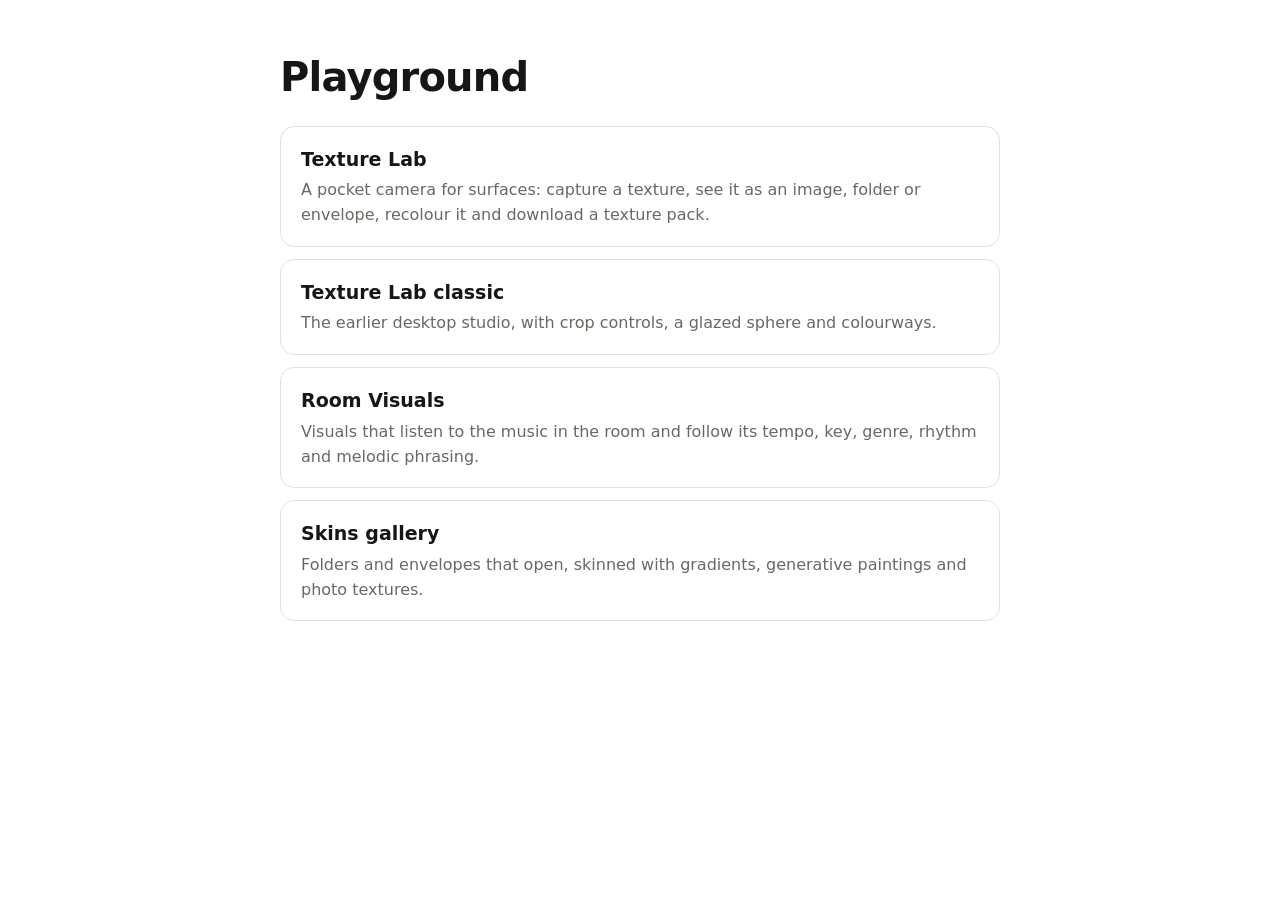
<file: index.html>
<!DOCTYPE html>
<html lang="en">
<head>
<meta charset="utf-8">
<meta name="viewport" content="width=device-width, initial-scale=1">
<title>Playground</title>
<style>
:root{color-scheme:light dark;--bg:light-dark(#fff,#121211);--ink:light-dark(#171615,#f0eee9);--muted:light-dark(#6b6862,#a19d95);--line:light-dark(#e3e1dc,#2f2d2a)}
*{box-sizing:border-box}
body{margin:0;background:var(--bg);color:var(--ink);font:16px/1.55 ui-sans-serif,system-ui,-apple-system,sans-serif}
main{max-width:760px;margin:0 auto;padding:56px 20px}
h1{font-size:40px;line-height:1.05;letter-spacing:-.02em;margin:0 0 28px}
a.card{display:block;border:1px solid var(--line);border-radius:14px;padding:18px 20px;margin-bottom:12px;color:inherit;text-decoration:none}
a.card:hover{border-color:var(--muted)}
a.card b{font-size:19px}
a.card p{margin:4px 0 0;color:var(--muted)}
</style>
</head>
<body>
<main>
  <h1>Playground</h1>
  <a class="card" href="/texture-lab/"><b>Texture Lab</b><p>A pocket camera for surfaces: capture a texture, see it as an image, folder or envelope, recolour it and download a texture pack.</p></a>
  <a class="card" href="/texture-lab/classic"><b>Texture Lab classic</b><p>The earlier desktop studio, with crop controls, a glazed sphere and colourways.</p></a>
  <a class="card" href="/room-visuals/"><b>Room Visuals</b><p>Visuals that listen to the music in the room and follow its tempo, key, genre, rhythm and melodic phrasing.</p></a>
  <a class="card" href="/texture-gallery/"><b>Skins gallery</b><p>Folders and envelopes that open, skinned with gradients, generative paintings and photo textures.</p></a>
</main>
</body>
</html>
</file>
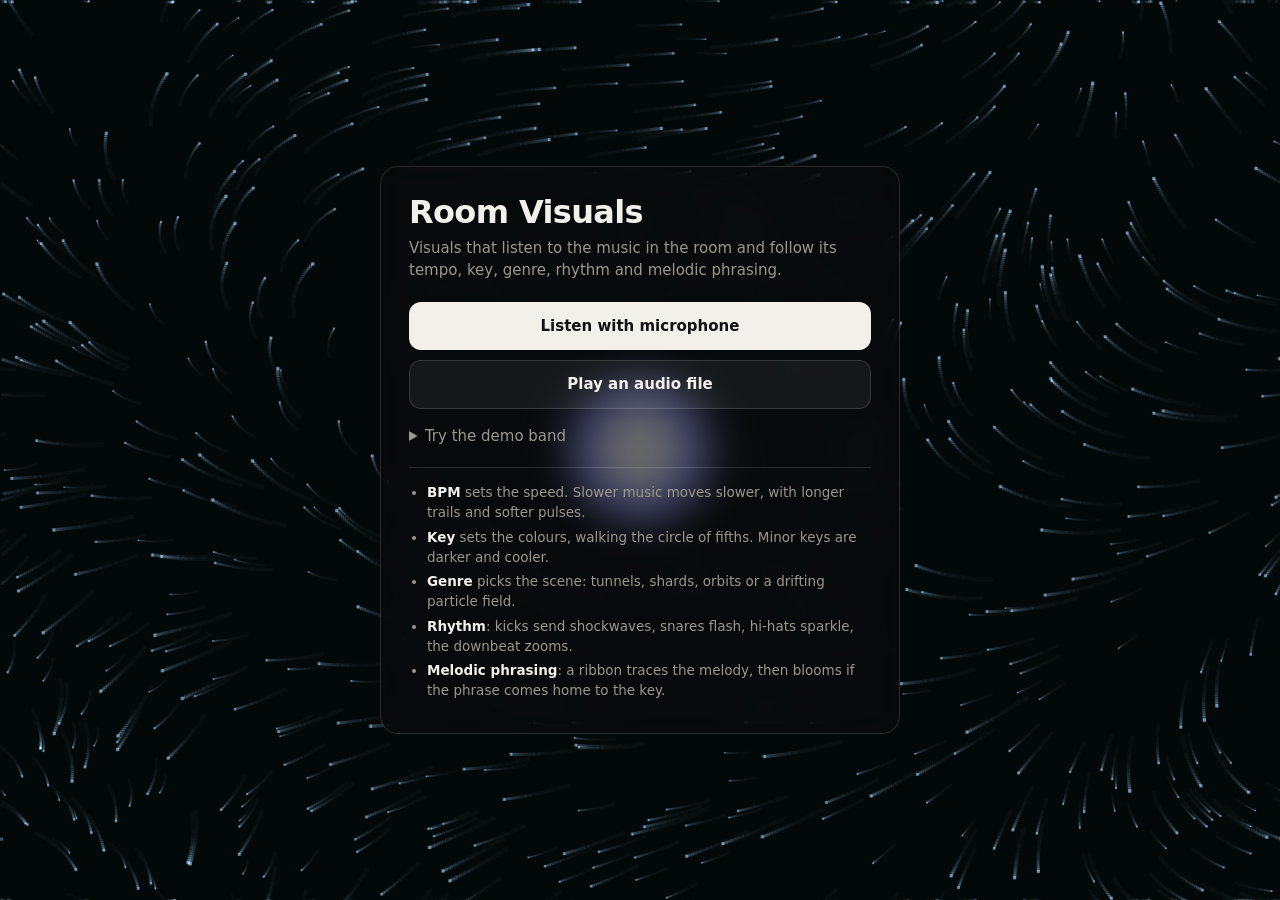
<file: room-visuals/index.html>
<!DOCTYPE html>
<html lang="en">
<head>
<meta charset="utf-8">
<meta name="viewport" content="width=device-width, initial-scale=1, viewport-fit=cover">
<meta name="theme-color" content="#000000">
<title>Room Visuals</title>
<script>/* relative paths need the trailing slash */ if (!location.pathname.endsWith('/') && !location.pathname.endsWith('.html')) location.replace(location.pathname + '/' + location.search);</script>
<link rel="stylesheet" href="style.css">
</head>
<body>
<canvas id="stage"></canvas>

<section id="start" class="panel">
  <h1>Room Visuals</h1>
  <p class="lede">Visuals that listen to the music in the room and follow its tempo, key, genre, rhythm and melodic phrasing.</p>
  <button id="btn-mic" class="primary">Listen with microphone</button>
  <label class="btn" for="file">Play an audio file<input id="file" type="file" accept="audio/*" hidden></label>
  <details>
    <summary>Try the demo band</summary>
    <div id="presets"></div>
  </details>
  <ul class="legend">
    <li><b>BPM</b> sets the speed. Slower music moves slower, with longer trails and softer pulses.</li>
    <li><b>Key</b> sets the colours, walking the circle of fifths. Minor keys are darker and cooler.</li>
    <li><b>Genre</b> picks the scene: tunnels, shards, orbits or a drifting particle field.</li>
    <li><b>Rhythm</b>: kicks send shockwaves, snares flash, hi-hats sparkle, the downbeat zooms.</li>
    <li><b>Melodic phrasing</b>: a ribbon traces the melody, then blooms if the phrase comes home to the key.</li>
  </ul>
  <p id="error" role="alert"></p>
</section>

<aside id="hud" hidden>
  <div class="row"><span class="k">BPM</span><span id="h-bpm" class="v">—</span><span class="bar"><i id="h-bpmc"></i></span></div>
  <div class="row"><span class="k">Beat</span><span id="h-beats" class="beats"><i></i><i></i><i></i><i></i></span></div>
  <div class="row"><span class="k">Key</span><span id="h-key" class="v">—</span><span class="bar"><i id="h-keyc"></i></span></div>
  <div class="row top"><span class="k">Genre</span>
    <div id="h-genre" class="genres"></div>
  </div>
  <div class="row"><span class="k">Rhythm</span>
    <span class="meters"><span>kick<i id="h-kick"></i></span><span>snare<i id="h-snare"></i></span><span>hat<i id="h-hat"></i></span><span>swing<i id="h-sync"></i></span></span>
  </div>
  <div class="row"><span class="k">Melody</span><span id="h-note" class="v">—</span><span id="h-contour" class="contour"></span></div>
  <div class="row"><span class="k">Phrase</span><span id="h-phrase" class="v small">—</span><span class="bar"><i id="h-phrasep"></i></span></div>
  <div class="controls">
    <label>Genre <select id="genre-lock"><option value="">Auto</option></select></label>
    <label>Sensitivity <input id="sens" type="range" min="0.25" max="4" step="0.05" value="1"></label>
    <button id="btn-stop">Stop</button>
  </div>
  <p class="hint">H hides this panel · F goes full screen</p>
</aside>

<audio id="player" crossorigin="anonymous" hidden></audio>
<script type="module" src="src/main.js"></script>
</body>
</html>
</file>
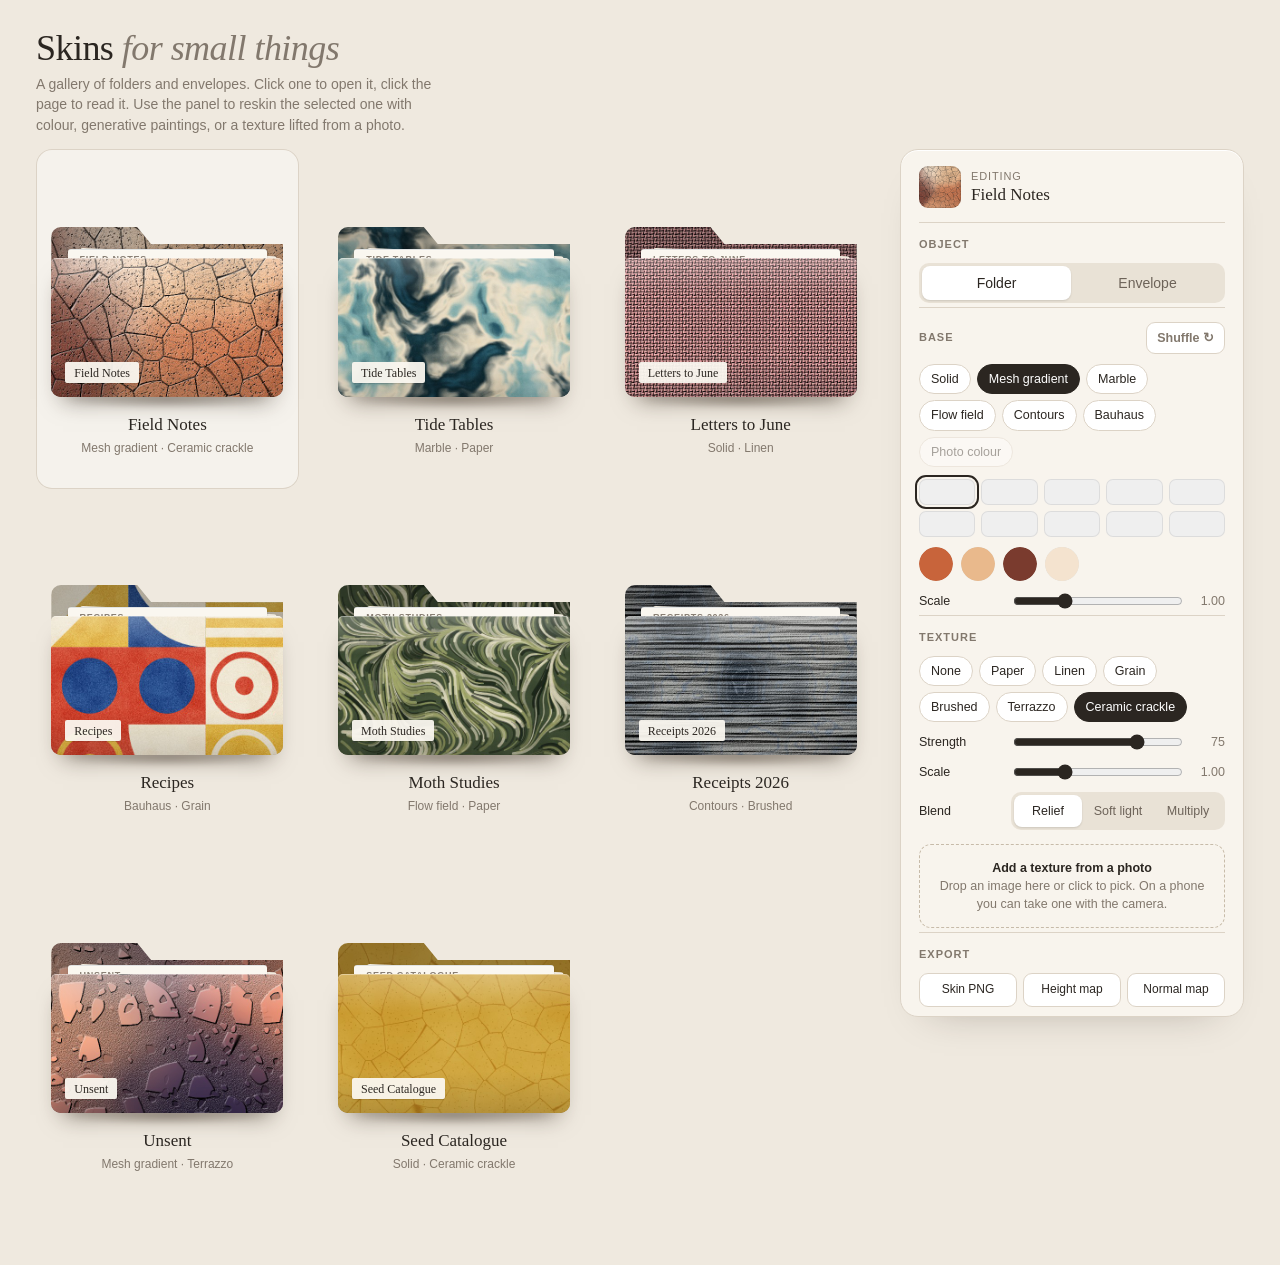
<file: texture-gallery/index.html>
<!DOCTYPE html>
<html lang="en">
<head>
<meta charset="utf-8" />
<meta name="viewport" content="width=device-width, initial-scale=1" />
<title>Skins — a gallery of folders &amp; envelopes</title>
<style>
  :root {
    --bg: #efe9df;
    --ink: #2b2621;
    --muted: #82786d;
    --line: #dcd3c6;
    --panel: #f8f4ed;
    --paper: #fbf8f1;
    --serif: "Iowan Old Style", "Palatino Linotype", Palatino, "Book Antiqua", Georgia, serif;
    --sans: ui-sans-serif, -apple-system, BlinkMacSystemFont, "Segoe UI", Inter, Roboto, sans-serif;
    --hand: "Bradley Hand", "Segoe Print", "Comic Neue", "Noteworthy", cursive;
  }
  * { box-sizing: border-box; }
  html, body { margin: 0; }
  body {
    background: var(--bg);
    color: var(--ink);
    font: 14px/1.45 var(--sans);
    -webkit-font-smoothing: antialiased;
  }
  button, input, select { font: inherit; color: inherit; }

  /* ---------- header ---------- */
  header {
    display: flex; align-items: flex-end; justify-content: space-between; gap: 24px;
    padding: 30px 36px 6px; flex-wrap: wrap;
  }
  h1 { font-family: var(--serif); font-weight: 400; font-size: 36px; letter-spacing: -0.015em; margin: 0; line-height: 1; }
  h1 em { font-style: italic; color: var(--muted); }
  .sub { color: var(--muted); margin: 8px 0 0; max-width: 52ch; }

  .layout {
    display: grid; grid-template-columns: minmax(0, 1fr) 344px; gap: 28px;
    padding: 8px 36px 60px; align-items: start;
  }
  @media (max-width: 920px) {
    .layout { grid-template-columns: 1fr; padding: 8px 18px 40px; }
    header { padding: 24px 18px 6px; }
  }

  /* ---------- gallery ---------- */
  .gallery {
    display: grid; grid-template-columns: repeat(auto-fill, minmax(250px, 1fr));
    gap: 18px 24px; align-content: start; min-height: 60vh;
  }
  .item {
    display: flex; flex-direction: column; align-items: center; gap: 16px;
    padding: 78px 8px 16px; border-radius: 16px; cursor: pointer; outline: none;
    transition: background .25s;
  }
  .item:hover { background: rgba(255,255,255,.22); }
  .item.selected { background: rgba(255,255,255,.38); box-shadow: inset 0 0 0 1px var(--line); }
  .item:focus-visible { box-shadow: inset 0 0 0 2px var(--ink); }
  .caption { text-align: center; }
  .caption .t { font-family: var(--serif); font-size: 17px; }
  .caption .m { color: var(--muted); font-size: 12px; margin-top: 2px; }
  .caption .hint { font-size: 11px; color: var(--muted); height: 14px; opacity: 0; transition: opacity .3s; margin-top: 2px; }
  .item.open .caption .hint { opacity: 1; }

  .obj { position: relative; perspective: 900px; transition: transform .35s cubic-bezier(.2,.8,.2,1); }
  .item:hover .obj { transform: translateY(-3px); }
  .obj::before { /* ground shadow */
    content: ""; position: absolute; left: 6%; right: 6%; bottom: -12px; height: 18px;
    background: radial-gradient(closest-side, rgba(60,45,30,.28), transparent); filter: blur(2px);
  }
  .skin {
    background-color: #cbbfae;
    background-image: var(--skin);
    background-size: cover; background-position: center;
  }

  /* folder */
  .folder { width: 232px; height: 170px; }
  .f-back {
    position: absolute; inset: 0; border-radius: 10px;
    clip-path: polygon(0 0, 37% 0, 43% 10%, 100% 10%, 100% 100%, 0 100%);
    filter: brightness(.74) saturate(.95);
  }
  .f-paper {
    position: absolute; left: 7%; right: 7%; top: 13%; height: 78%;
    background: var(--paper); border-radius: 3px;
    box-shadow: 0 1px 2px rgba(0,0,0,.18);
    background-image: repeating-linear-gradient(180deg, transparent 0 13px, rgba(80,110,150,.16) 13px 14px);
    background-position: 0 22px;
    transition: transform .55s cubic-bezier(.2,.8,.2,1);
  }
  .f-paper.p2 { left: 11%; right: 4%; top: 15%; background-color: #f1ebdf; transform: rotate(2.5deg); background-image: none; }
  .f-paper .ttl { position: absolute; left: 12px; top: 6px; font: 600 9px/1 var(--sans); letter-spacing: .08em; text-transform: uppercase; color: #8a8075; }
  .open .f-paper.p1 { transform: translateY(-50%) rotate(-2deg); }
  .open .f-paper.p2 { transform: translateY(-30%) rotate(4deg); transition-delay: .05s; }
  .f-front {
    position: absolute; left: 0; right: 0; bottom: 0; height: 82%;
    border-radius: 5px 5px 10px 10px; transform-origin: 50% 100%;
    transition: transform .55s cubic-bezier(.2,.8,.2,1);
    box-shadow: 0 1px 0 rgba(255,255,255,.35) inset, 0 14px 22px -12px rgba(40,28,16,.55);
  }
  .f-front::after {
    content: ""; position: absolute; inset: 0; border-radius: inherit; pointer-events: none;
    background: linear-gradient(180deg, rgba(255,255,255,.26), rgba(255,255,255,0) 28%, rgba(0,0,0,0) 70%, rgba(0,0,0,.14));
  }
  .open .f-front { transform: rotateX(-34deg); }
  .f-label {
    position: absolute; left: 14px; bottom: 14px; z-index: 1;
    background: rgba(251,248,241,.94); padding: 5px 9px 4px; border-radius: 2px;
    font: 12px/1 var(--serif); box-shadow: 0 1px 1px rgba(0,0,0,.12);
  }

  /* envelope */
  .envelope { width: 244px; height: 162px; }
  .e-back { position: absolute; inset: 0; border-radius: 6px; filter: brightness(.68) saturate(.9); }
  .e-letter {
    position: absolute; left: 6%; right: 6%; top: 5%; bottom: 6%; z-index: 2;
    background: var(--paper); border-radius: 3px; box-shadow: 0 1px 2px rgba(0,0,0,.2);
    transition: transform .5s cubic-bezier(.2,.8,.2,1);
    padding: 12px 14px; font: 13px/1.3 var(--hand); color: #4b4239; overflow: hidden;
  }
  .e-letter .stamp-mini { position: absolute; right: 10px; top: 10px; width: 26px; height: 32px; border: 2px dotted #fff; outline: 1px solid #e3dccf; }
  .e-letter .ln { height: 1px; background: rgba(80,70,60,.18); margin: 13px 40px 0 0; }
  .open .e-letter { transform: translateY(-56%); transition-delay: .38s; }
  .e-front {
    position: absolute; inset: 0; z-index: 3; border-radius: 6px;
    clip-path: polygon(0 0, 50% 55%, 100% 0, 100% 100%, 0 100%);
  }
  .e-folds { position: absolute; left: 0; top: 0; width: 100%; height: 100%; z-index: 4; pointer-events: none; }
  .e-flapw {
    position: absolute; left: 0; right: 0; top: 0; height: 62%; z-index: 5;
    transform-origin: 50% 0;
    filter: drop-shadow(0 3px 2px rgba(30,20,10,.28));
    transition: transform .45s cubic-bezier(.4,.1,.3,1) .32s, z-index 0s linear .55s;
  }
  .e-flap { position: absolute; inset: 0; clip-path: polygon(0 0, 100% 0, 50% 100%); border-radius: 6px 6px 0 0; filter: brightness(.93); }
  .open .e-flapw { transform: rotateX(180deg); z-index: 1; transition: transform .45s cubic-bezier(.4,.1,.3,1) 0s, z-index 0s linear .22s; }
  .e-seal {
    position: absolute; left: 50%; top: 62%; width: 30px; height: 30px; z-index: 6;
    transform: translate(-50%, -50%); border-radius: 50%;
    background: radial-gradient(circle at 38% 34%, rgba(255,255,255,.45), transparent 40%), var(--accent, #8c2f2f);
    box-shadow: 0 2px 3px rgba(0,0,0,.3), inset 0 0 0 4px rgba(0,0,0,.12);
    transition: opacity .2s .3s, transform .3s .3s;
    display: grid; place-items: center; color: rgba(255,255,255,.7); font: italic 13px/1 var(--serif);
  }
  .open .e-seal { opacity: 0; transform: translate(-50%, -80%) scale(.6); transition-delay: 0s; }
  .e-shadow { box-shadow: 0 14px 22px -12px rgba(40,28,16,.55); }

  /* ---------- panel ---------- */
  .panel {
    position: sticky; top: 16px; background: var(--panel); border: 1px solid var(--line);
    border-radius: 18px; padding: 16px 18px 20px; max-height: calc(100vh - 32px); overflow: auto;
    box-shadow: 0 1px 0 #fff inset, 0 20px 40px -30px rgba(40,30,20,.35);
  }
  .editing { display: flex; align-items: center; gap: 10px; padding-bottom: 14px; border-bottom: 1px solid var(--line); }
  .editing .thumb { width: 42px; height: 42px; border-radius: 9px; box-shadow: inset 0 0 0 1px rgba(0,0,0,.08); }
  .editing .k { font-size: 11px; color: var(--muted); text-transform: uppercase; letter-spacing: .08em; }
  .editing .n { font-family: var(--serif); font-size: 17px; line-height: 1.15; }
  .sec { padding: 14px 0 4px; }
  .sec + .sec { border-top: 1px solid var(--line); }
  .sec h3 {
    margin: 0 0 10px; font-size: 11px; font-weight: 600; text-transform: uppercase; letter-spacing: .09em; color: var(--muted);
    display: flex; justify-content: space-between; align-items: center;
  }
  .seg { display: flex; background: #e9e2d6; border-radius: 10px; padding: 3px; gap: 2px; }
  .seg button { flex: 1; white-space: nowrap; border: 0; background: transparent; padding: 7px 8px; border-radius: 8px; cursor: pointer; color: #6d6359; }
  .seg button.on { background: #fff; color: var(--ink); box-shadow: 0 1px 2px rgba(0,0,0,.12); }
  .chips { display: flex; flex-wrap: wrap; gap: 6px; }
  .chip {
    border: 1px solid var(--line); background: #fff; border-radius: 999px; padding: 5px 11px;
    font-size: 12.5px; cursor: pointer; display: inline-flex; align-items: center; gap: 6px;
  }
  .chip:hover { border-color: #bfb3a3; }
  .chip.on { background: var(--ink); color: #fff; border-color: var(--ink); }
  .chip img { width: 18px; height: 18px; border-radius: 50%; object-fit: cover; margin-left: -5px; }
  .chip:disabled { opacity: .4; cursor: not-allowed; }
  .row { display: grid; grid-template-columns: 82px 1fr 34px; align-items: center; gap: 10px; margin-top: 10px; font-size: 12.5px; }
  .row .v { text-align: right; color: var(--muted); font-variant-numeric: tabular-nums; }
  input[type=range] { width: 100%; accent-color: var(--ink); }
  .palettes { display: grid; grid-template-columns: repeat(5, 1fr); gap: 6px; }
  .pal { height: 26px; border-radius: 7px; overflow: hidden; display: flex; cursor: pointer; border: 0; padding: 0; box-shadow: inset 0 0 0 1px rgba(0,0,0,.08); }
  .pal span { flex: 1; }
  .pal.on { outline: 2px solid var(--ink); outline-offset: 2px; }
  .colors { display: flex; gap: 8px; margin-top: 10px; align-items: center; }
  .colors input[type=color] {
    width: 34px; height: 34px; border: 0; padding: 0; border-radius: 50%; overflow: hidden; cursor: pointer; background: none;
    box-shadow: inset 0 0 0 1px rgba(0,0,0,.1);
  }
  .colors input[type=color]::-webkit-color-swatch-wrapper { padding: 0; }
  .colors input[type=color]::-webkit-color-swatch { border: 0; border-radius: 50%; }
  .colors input[type=color]::-moz-color-swatch { border: 0; border-radius: 50%; }
  .ghost { border: 1px solid var(--line); background: #fff; border-radius: 9px; padding: 6px 10px; cursor: pointer; font-size: 12.5px; }
  .ghost:hover { border-color: #bfb3a3; }
  .primary { background: var(--ink); color: #fff; border: 0; border-radius: 10px; padding: 9px 12px; cursor: pointer; font-size: 13px; width: 100%; }
  .btns { display: grid; grid-template-columns: 1fr 1fr 1fr; gap: 6px; }
  .btns .ghost { padding: 7px 4px; font-size: 12px; }

  .drop {
    border: 1.5px dashed #c7bba9; border-radius: 12px; padding: 14px; text-align: center; color: var(--muted);
    cursor: pointer; font-size: 12.5px; transition: background .2s, border-color .2s; margin-top: 14px; display: block;
  }
  .drop.over, .drop:hover { background: #fff; border-color: var(--ink); color: var(--ink); }
  .drop b { color: var(--ink); font-weight: 600; }
  .lab { display: none; margin-top: 12px; padding: 12px; background: #fff; border: 1px solid var(--line); border-radius: 12px; }
  .lab.show { display: block; }
  .lab .previews { display: grid; grid-template-columns: 1fr 1fr; gap: 8px; }
  .lab figure { margin: 0; }
  .lab canvas { width: 100%; aspect-ratio: 1; border-radius: 8px; display: block; background: #eee; }
  .lab figcaption { font-size: 11px; color: var(--muted); margin-top: 4px; }
  .lab .row { grid-template-columns: 70px 1fr 30px; }
  .check { display: flex; gap: 14px; margin-top: 10px; font-size: 12.5px; }
  .check label { display: flex; gap: 6px; align-items: center; cursor: pointer; }
  .note { font-size: 11.5px; color: var(--muted); margin: 8px 0 0; }

  /* ---------- modal ---------- */
  .backdrop {
    position: fixed; inset: 0; z-index: 50; display: grid; place-items: center; padding: 24px;
    background: rgba(43,38,33,.32); backdrop-filter: blur(6px); -webkit-backdrop-filter: blur(6px);
    opacity: 0; pointer-events: none; transition: opacity .3s;
  }
  .backdrop.show { opacity: 1; pointer-events: auto; }
  .sheet { transform: translateY(18px) scale(.97); transition: transform .4s cubic-bezier(.2,.8,.2,1); }
  .backdrop.show .sheet { transform: none; }
  .close {
    position: absolute; top: 14px; right: 14px; z-index: 3; width: 30px; height: 30px; border-radius: 50%; border: 0; cursor: pointer;
    background: rgba(255,255,255,.85); box-shadow: 0 1px 3px rgba(0,0,0,.2); font-size: 16px; line-height: 1;
  }

  .doc {
    position: relative; width: min(640px, 92vw); max-height: 86vh; overflow: auto;
    background: var(--paper); border-radius: 6px; box-shadow: 0 30px 70px -20px rgba(30,20,10,.5);
  }
  .doc .cover { height: 150px; position: relative; }
  .doc .cover .tab {
    position: absolute; left: 36px; bottom: -14px; background: var(--paper); padding: 7px 12px 6px;
    font: 600 10.5px/1 var(--sans); letter-spacing: .1em; text-transform: uppercase; border-radius: 3px;
    box-shadow: 0 1px 2px rgba(0,0,0,.15);
  }
  .doc .body { padding: 38px 40px 34px; }
  .doc h2 { font: 400 32px/1.1 var(--serif); margin: 0 0 4px; letter-spacing: -.01em; }
  .doc .date { color: var(--muted); font-size: 12.5px; margin-bottom: 18px; }
  .doc p { font: 16px/1.6 var(--serif); margin: 0 0 14px; max-width: 58ch; }
  .spec { margin-top: 22px; padding-top: 16px; border-top: 1px dashed #d4cabb; display: flex; gap: 16px; align-items: center; }
  .spec .sw { width: 64px; height: 64px; border-radius: 6px; flex: none; }
  .spec dl { margin: 0; display: grid; grid-template-columns: auto 1fr; gap: 2px 14px; font-size: 12.5px; }
  .spec dt { color: var(--muted); }
  .spec dd { margin: 0; }
  .spec .dots { display: inline-flex; gap: 3px; vertical-align: middle; }
  .spec .dots i { width: 11px; height: 11px; border-radius: 50%; display: inline-block; box-shadow: inset 0 0 0 1px rgba(0,0,0,.1); }

  .pc { position: relative; width: min(700px, 92vw); aspect-ratio: 3 / 2; perspective: 1600px; }
  .pc-inner { position: absolute; inset: 0; transform-style: preserve-3d; transition: transform .8s cubic-bezier(.3,.7,.2,1); }
  .pc.flipped .pc-inner { transform: rotateY(180deg); }
  .pc-face {
    position: absolute; inset: 0; backface-visibility: hidden; -webkit-backface-visibility: hidden;
    border-radius: 6px; overflow: hidden; box-shadow: 0 30px 70px -20px rgba(30,20,10,.5);
  }
  .pc-msg { background: var(--paper); display: grid; grid-template-columns: 1.15fr 1px 1fr; padding: 34px 34px 30px; gap: 26px; }
  .pc-msg .divider { background: #d8cfc0; }
  .pc-msg .text { font: clamp(15px, 2.3vw, 20px)/1.45 var(--hand); color: #3f362e; overflow: auto; }
  .pc-msg .text .sig { margin-top: 14px; }
  .pc-msg .addr { position: relative; display: flex; flex-direction: column; justify-content: flex-end; padding-bottom: 18px; }
  .pc-msg .addr .line { border-bottom: 1px solid #c9bfae; padding: 0 0 4px; margin-top: 18px; font: clamp(14px, 2vw, 18px)/1.2 var(--hand); color: #3f362e; min-height: 26px; }
  .stamp {
    position: absolute; right: 0; top: 0; width: 25%; aspect-ratio: 4/5; padding: 6px; background: #fff;
    -webkit-mask: radial-gradient(circle 4px at 4px 4px, transparent 98%, #000) -4px -4px / 10px 10px;
            mask: radial-gradient(circle 4px at 4px 4px, transparent 98%, #000) -4px -4px / 10px 10px;
    filter: drop-shadow(0 1px 1px rgba(0,0,0,.2));
  }
  .stamp .img { width: 100%; height: 100%; display: flex; align-items: flex-end; justify-content: flex-end; padding: 4px; font: 600 10px var(--sans); color: #fff; text-shadow: 0 1px 2px rgba(0,0,0,.4); }
  .postmark { position: absolute; right: 16%; top: 8%; width: 42%; opacity: .55; pointer-events: none; }
  .pc-pic { transform: rotateY(180deg); display: flex; align-items: flex-end; padding: 30px 34px; }
  .pc-pic h2 { margin: 0; font: italic 400 clamp(30px, 6vw, 56px)/1 var(--serif); color: #fff; text-shadow: 0 2px 18px rgba(0,0,0,.35); }
  .pc-pic small { display: block; font: 600 11px var(--sans); letter-spacing: .14em; text-transform: uppercase; color: rgba(255,255,255,.85); margin-bottom: 8px; }
  .flipbtn {
    position: absolute; left: 50%; bottom: -46px; transform: translateX(-50%); border: 0; border-radius: 999px;
    background: rgba(255,255,255,.9); padding: 8px 14px; cursor: pointer; font-size: 12.5px; box-shadow: 0 2px 6px rgba(0,0,0,.15);
  }

  .busy { position: fixed; left: 50%; bottom: 18px; transform: translateX(-50%); background: var(--ink); color: #fff; padding: 6px 12px; border-radius: 999px; font-size: 12px; opacity: 0; transition: opacity .2s; pointer-events: none; }
  .busy.show { opacity: .9; }
</style>
</head>
<body>

<header>
  <div>
    <h1>Skins <em>for small things</em></h1>
    <p class="sub">A gallery of folders and envelopes. Click one to open it, click the page to read it. Use the panel to reskin the selected one with colour, generative paintings, or a texture lifted from a photo.</p>
  </div>
</header>

<div class="layout">
  <main class="gallery" id="gallery" aria-label="Gallery"></main>

  <aside class="panel" id="panel">
    <div class="editing">
      <div class="thumb skin" id="edThumb"></div>
      <div>
        <div class="k">Editing</div>
        <div class="n" id="edName">—</div>
      </div>
    </div>

    <div class="sec">
      <h3>Object</h3>
      <div class="seg" id="modeSeg">
        <button data-mode="folder" class="on">Folder</button>
        <button data-mode="envelope">Envelope</button>
      </div>
    </div>

    <div class="sec">
      <h3>Base <button class="ghost" id="shuffle" title="New random seed">Shuffle ↻</button></h3>
      <div class="chips" id="baseChips"></div>
      <div class="palettes" id="palettes" style="margin-top:12px"></div>
      <div class="colors" id="colors"></div>
      <div class="row"><span>Scale</span><input type="range" id="baseScale" min="0.4" max="2.5" step="0.05"><span class="v" id="baseScaleV"></span></div>
    </div>

    <div class="sec">
      <h3>Texture</h3>
      <div class="chips" id="texChips"></div>
      <div class="row"><span>Strength</span><input type="range" id="texStrength" min="0" max="1" step="0.01"><span class="v" id="texStrengthV"></span></div>
      <div class="row"><span>Scale</span><input type="range" id="texScale" min="0.4" max="2.5" step="0.05"><span class="v" id="texScaleV"></span></div>
      <div class="row" style="grid-template-columns:82px 1fr"><span>Blend</span>
        <div class="seg" id="blendSeg">
          <button data-blend="relief">Relief</button>
          <button data-blend="soft">Soft light</button>
          <button data-blend="multiply">Multiply</button>
        </div>
      </div>

      <label class="drop" id="drop">
        <input type="file" id="file" accept="image/*" multiple hidden>
        <b>Add a texture from a photo</b><br>Drop an image here or click to pick. On a phone you can take one with the camera.
      </label>

      <div class="lab" id="lab">
        <div class="previews">
          <figure><canvas id="labSrc" width="160" height="160"></canvas><figcaption>Source crop</figcaption></figure>
          <figure><canvas id="labHeight" width="160" height="160"></canvas><figcaption>Extracted texture (tiles)</figcaption></figure>
        </div>
        <div class="row"><span>Crop zoom</span><input type="range" id="phZoom" min="1" max="4" step="0.05"><span class="v" id="phZoomV"></span></div>
        <div class="row"><span>Feature size</span><input type="range" id="phDetail" min="2" max="60" step="1"><span class="v" id="phDetailV"></span></div>
        <div class="row"><span>Contrast</span><input type="range" id="phContrast" min="0.3" max="2.5" step="0.05"><span class="v" id="phContrastV"></span></div>
        <div class="check">
          <label><input type="checkbox" id="phInvert"> Invert</label>
          <label><input type="checkbox" id="phSeamless"> Seamless</label>
        </div>
        <p class="note">The photo's lighting and colour are removed and only the surface detail is kept. Pick a base colour above, or use <i>Photo colour</i> to keep the original colours with the shading evened out.</p>
      </div>
    </div>

    <div class="sec">
      <h3>Export</h3>
      <div class="btns">
        <button class="ghost" id="dlSkin">Skin PNG</button>
        <button class="ghost" id="dlHeight">Height map</button>
        <button class="ghost" id="dlNormal">Normal map</button>
      </div>
      <p class="note">Height and normal maps tile, so you can use them as pattern fills in Figma or as CSS backgrounds.</p>
      <div style="margin-top:12px"><button class="primary" id="applyAll">Apply this skin to every item</button></div>
    </div>
  </aside>
</div>

<div class="backdrop" id="backdrop"><div class="sheet" id="sheet"></div></div>
<div class="busy" id="busy">rendering…</div>

<script>
/* =====================================================================
   Texture engine: noise, procedural height maps, photo extraction.
   Self-contained. Everything works on SxS Float32 height fields
   (0..1) and RGBA byte buffers.
   ===================================================================== */
const S = 512, M = S - 1;

function mulberry32(a) {
  return function () {
    a |= 0; a = a + 0x6D2B79F5 | 0;
    let t = Math.imul(a ^ a >>> 15, 1 | a);
    t = t + Math.imul(t ^ t >>> 7, 61 | t) ^ t;
    return ((t ^ t >>> 14) >>> 0) / 4294967296;
  };
}
function hash2(x, y, s) {
  let h = (Math.imul(x, 374761393) + Math.imul(y, 668265263) + Math.imul(s, 982451653)) | 0;
  h = Math.imul(h ^ (h >>> 13), 1274126177);
  h ^= h >>> 16;
  return (h >>> 0) / 4294967296;
}
const mod = (a, n) => ((a % n) + n) % n;
const fade = t => t * t * t * (t * (t * 6 - 15) + 10);
const lerp = (a, b, t) => a + (b - a) * t;
const clamp01 = v => v < 0 ? 0 : v > 1 ? 1 : v;
const smooth = (a, b, x) => { const t = clamp01((x - a) / (b - a)); return t * t * (3 - 2 * t); };

// periodic value noise: period px, py (integers) in lattice units
function vnoise(x, y, px, py, s) {
  const ix = Math.floor(x), iy = Math.floor(y);
  const fx = fade(x - ix), fy = fade(y - iy);
  const x0 = mod(ix, px), x1 = mod(ix + 1, px), y0 = mod(iy, py), y1 = mod(iy + 1, py);
  const a = hash2(x0, y0, s), b = hash2(x1, y0, s), c = hash2(x0, y1, s), d = hash2(x1, y1, s);
  return lerp(lerp(a, b, fx), lerp(c, d, fx), fy);
}
// fbm over u,v in [0,1); tiles seamlessly when px,py integers
function fbm(u, v, px, py, oct, s) {
  let sum = 0, amp = 0.5, tot = 0, f = 1;
  for (let i = 0; i < oct; i++) {
    sum += amp * vnoise(u * px * f, v * py * f, px * f, py * f, s + i * 131);
    tot += amp; amp *= 0.5; f *= 2;
  }
  return sum / tot;
}
// periodic voronoi; results in VF1, VF2, VID
let VF1 = 0, VF2 = 0, VID = 0;
function voronoi(u, v, G, s, jitter = 1) {
  const x = u * G, y = v * G, cx = Math.floor(x), cy = Math.floor(y);
  let f1 = 9, f2 = 9, id = 0;
  for (let dy = -1; dy <= 1; dy++) for (let dx = -1; dx <= 1; dx++) {
    const gx = cx + dx, gy = cy + dy, wx = mod(gx, G), wy = mod(gy, G);
    const px = gx + 0.5 + (hash2(wx, wy, s) - 0.5) * jitter;
    const py = gy + 0.5 + (hash2(wx, wy, s + 7) - 0.5) * jitter;
    const d = Math.hypot(px - x, py - y);
    if (d < f1) { f2 = f1; f1 = d; id = wx * 977 + wy; } else if (d < f2) f2 = d;
  }
  VF1 = f1; VF2 = f2; VID = id;
}

const P = (base, sc) => Math.max(1, Math.round(base * sc));

const HEIGHTS = {
  paper(sc, seed) {
    const h = new Float32Array(S * S), p1 = P(6, sc), fx = P(3, sc), fy = P(36, sc);
    for (let y = 0; y < S; y++) for (let x = 0; x < S; x++) {
      const u = x / S, v = y / S;
      const n = fbm(u, v, p1, p1, 5, seed);
      const fib = fbm(u, v, fx, fy, 3, seed + 9) * 0.5 + fbm(u, v, fy, fx, 3, seed + 19) * 0.5;
      h[y * S + x] = 0.5 + 0.45 * (n - 0.5) + 0.35 * (fib - 0.5) + 0.12 * (hash2(x, y, seed + 3) - 0.5);
    }
    return h;
  },
  linen(sc, seed) {
    const h = new Float32Array(S * S), n = P(72, sc), j = P(10, sc);
    for (let y = 0; y < S; y++) for (let x = 0; x < S; x++) {
      const u = x / S, v = y / S, a = u * n, b = v * n;
      const over = (Math.floor(a) + Math.floor(b)) & 1;
      const fa = a - Math.floor(a), fb = b - Math.floor(b);
      const th = Math.sin(Math.PI * fb), tv = Math.sin(Math.PI * fa);
      const slub = fbm(u, v, j, P(2, sc), 3, seed);
      const val = over ? 0.4 + 0.35 * th * (0.75 + 0.25 * tv) : 0.4 + 0.35 * tv * (0.75 + 0.25 * th);
      h[y * S + x] = val * (0.8 + 0.4 * slub) + 0.06 * (hash2(x, y, seed) - 0.5);
    }
    return h;
  },
  grain(sc, seed) {
    const h = new Float32Array(S * S), p = P(16, sc);
    for (let y = 0; y < S; y++) for (let x = 0; x < S; x++) {
      const u = x / S, v = y / S;
      h[y * S + x] = 0.5 + 0.5 * (hash2(x, y, seed) - 0.5) + 0.3 * (fbm(u, v, p, p, 2, seed + 4) - 0.5);
    }
    return h;
  },
  brushed(sc, seed) {
    const h = new Float32Array(S * S), px = P(2, sc), py = P(90, sc);
    for (let y = 0; y < S; y++) for (let x = 0; x < S; x++) {
      const u = x / S, v = y / S;
      const n = fbm(u, v, px, py, 4, seed);
      h[y * S + x] = 0.5 + 1.3 * (n - 0.5) + 0.1 * (hash2(x, y, seed) - 0.5);
    }
    return h;
  },
  terrazzo(sc, seed) {
    const h = new Float32Array(S * S), G = P(7, sc), G2 = P(22, sc);
    for (let y = 0; y < S; y++) for (let x = 0; x < S; x++) {
      const u = x / S, v = y / S;
      let val = 0.42 + 0.08 * (hash2(x, y, seed) - 0.5) + 0.1 * (fbm(u, v, 8, 8, 3, seed + 2) - 0.5);
      voronoi(u, v, G, seed + 11, 0.9);
      const r1 = hash2(VID, 1, seed);
      if (r1 > 0.25) {
        const edge = VF2 - VF1, th = 0.18 + 0.35 * hash2(VID, 2, seed);
        const chip = smooth(th, th + 0.03, edge);
        val = lerp(val, 0.65 + 0.3 * hash2(VID, 3, seed), chip);
      }
      voronoi(u, v, G2, seed + 23, 0.9);
      if (hash2(VID, 5, seed) > 0.55) {
        const edge = VF2 - VF1, th = 0.3 + 0.3 * hash2(VID, 6, seed);
        val = lerp(val, 0.2 + 0.7 * hash2(VID, 7, seed), smooth(th, th + 0.04, edge));
      }
      h[y * S + x] = val;
    }
    return h;
  },
  ceramic(sc, seed) {
    const h = new Float32Array(S * S), G = P(8, sc), G2 = P(70, sc), pp = P(4, sc);
    for (let y = 0; y < S; y++) for (let x = 0; x < S; x++) {
      const u = x / S, v = y / S;
      const pool = fbm(u, v, pp, pp, 4, seed);
      // warp the crackle a little so it isn't too geometric
      const wu = u + 0.035 * (fbm(u, v, 6, 6, 2, seed + 3) - 0.5), wv = v + 0.035 * (fbm(u, v, 6, 6, 2, seed + 5) - 0.5);
      voronoi(mod(wu, 1), mod(wv, 1), G, seed + 31, 1);
      const crack = 1 - smooth(0.0, 0.035, VF2 - VF1);
      voronoi(mod(wu * 2, 1), mod(wv * 2, 1), G * 2, seed + 41, 1);
      const crack2 = 1 - smooth(0.0, 0.02, VF2 - VF1);
      voronoi(u, v, G2, seed + 51, 1);
      const speck = hash2(VID, 9, seed) > 0.78 ? 1 - smooth(0.08, 0.2, VF1) : 0;
      h[y * S + x] = 0.58 + 0.35 * (pool - 0.5) - 0.38 * crack - 0.15 * crack2 - 0.3 * speck + 0.04 * (hash2(x, y, seed) - 0.5);
    }
    return h;
  },
};

/* ---------- photo extraction ---------- */
function boxBlur(src, r) {
  const tmp = new Float32Array(S * S), out = new Float32Array(src);
  const w = 2 * r + 1;
  for (let pass = 0; pass < 3; pass++) {
    for (let y = 0; y < S; y++) {
      let acc = 0; const row = y * S;
      for (let k = -r; k <= r; k++) acc += out[row + Math.min(M, Math.max(0, k))];
      for (let x = 0; x < S; x++) {
        tmp[row + x] = acc / w;
        acc += out[row + Math.min(M, x + r + 1)] - out[row + Math.max(0, x - r)];
      }
    }
    for (let x = 0; x < S; x++) {
      let acc = 0;
      for (let k = -r; k <= r; k++) acc += tmp[Math.min(M, Math.max(0, k)) * S + x];
      for (let y = 0; y < S; y++) {
        out[y * S + x] = acc / w;
        acc += tmp[Math.min(M, y + r + 1) * S + x] - tmp[Math.max(0, y - r) * S + x];
      }
    }
  }
  return out;
}
let SEAM_W = null;
function seamWeights() {
  if (SEAM_W) return SEAM_W;
  SEAM_W = new Float32Array(S * S);
  const H = S / 2;
  for (let y = 0; y < S; y++) for (let x = 0; x < S; x++) {
    const dA = Math.min(x, M - x, y, M - y) + 0.5;
    const dB = Math.min(Math.abs(x - H), Math.abs(y - H)) + 0.5;
    SEAM_W[y * S + x] = (dA * dA) / (dA * dA + dB * dB);
  }
  return SEAM_W;
}
const shiftIdx = (x, y) => ((y + S / 2) & M) * S + ((x + S / 2) & M);
function seamlessField(f, mean) {
  const w = seamWeights(), out = new Float32Array(S * S);
  for (let y = 0; y < S; y++) for (let x = 0; x < S; x++) {
    const i = y * S + x, a = w[i], b = 1 - a;
    const mix = a * f[i] + b * f[shiftIdx(x, y)];
    out[i] = mean + (mix - mean) / Math.sqrt(a * a + b * b); // keep contrast through the blend
  }
  return out;
}
function seamlessRGBA(d) {
  const w = seamWeights(), out = new Uint8ClampedArray(d.length);
  for (let y = 0; y < S; y++) for (let x = 0; x < S; x++) {
    const i = y * S + x, j = i * 4, k = shiftIdx(x, y) * 4, a = w[i];
    out[j] = a * d[j] + (1 - a) * d[k];
    out[j + 1] = a * d[j + 1] + (1 - a) * d[k + 1];
    out[j + 2] = a * d[j + 2] + (1 - a) * d[k + 2];
    out[j + 3] = 255;
  }
  return out;
}

// photo: { img, zoom, detail, contrast, invert, seamless } -> fills .height, .rgba, .crop
function processPhoto(p) {
  const c = document.createElement('canvas'); c.width = c.height = S;
  const g = c.getContext('2d', { willReadFrequently: true });
  const iw = p.img.naturalWidth || p.img.width, ih = p.img.naturalHeight || p.img.height;
  const side = Math.min(iw, ih) / p.zoom;
  g.drawImage(p.img, (iw - side) / 2, (ih - side) / 2, side, side, 0, 0, S, S);
  const d = g.getImageData(0, 0, S, S).data;
  p.crop = c;
  const L = new Float32Array(S * S);
  for (let i = 0; i < S * S; i++) L[i] = (0.2126 * d[i * 4] + 0.7152 * d[i * 4 + 1] + 0.0722 * d[i * 4 + 2]) / 255;
  const B = boxBlur(L, Math.round(p.detail));
  // high-pass: keeps surface detail, discards lighting and large shading
  let mean = 0, sq = 0;
  const Hf = new Float32Array(S * S);
  for (let i = 0; i < S * S; i++) { const v = L[i] - B[i]; Hf[i] = v; mean += v; }
  mean /= S * S;
  for (let i = 0; i < S * S; i++) { const v = Hf[i] - mean; sq += v * v; }
  const std = Math.sqrt(sq / (S * S)) + 1e-5;
  for (let i = 0; i < S * S; i++) {
    let v = 0.5 + (Hf[i] - mean) / std * 0.16 * p.contrast;
    if (p.invert) v = 1 - v;
    Hf[i] = v;
  }
  // colour with the lighting evened out (divide by the blurred luminance)
  let Lm = 0; for (let i = 0; i < S * S; i++) Lm += B[i]; Lm /= S * S;
  let rgba = new Uint8ClampedArray(S * S * 4);
  for (let i = 0; i < S * S; i++) {
    const k = Lm / Math.max(0.04, B[i]);
    rgba[i * 4] = d[i * 4] * k; rgba[i * 4 + 1] = d[i * 4 + 1] * k; rgba[i * 4 + 2] = d[i * 4 + 2] * k; rgba[i * 4 + 3] = 255;
  }
  let H = Hf;
  if (p.seamless) { H = seamlessField(Hf, 0.5); rgba = seamlessRGBA(rgba); }
  for (let i = 0; i < S * S; i++) H[i] = clamp01(H[i]);
  p.height = H; p.rgba = rgba; p.version = (p.version || 0) + 1;
  p.thumb = heightToCanvas(H, 48).toDataURL();
}

function heightToCanvas(h, size = S) {
  const c = document.createElement('canvas'); c.width = c.height = S;
  const g = c.getContext('2d'); const im = g.createImageData(S, S);
  for (let i = 0; i < S * S; i++) { const v = clamp01(h[i]) * 255; im.data[i * 4] = im.data[i * 4 + 1] = im.data[i * 4 + 2] = v; im.data[i * 4 + 3] = 255; }
  g.putImageData(im, 0, 0);
  if (size === S) return c;
  const o = document.createElement('canvas'); o.width = o.height = size;
  o.getContext('2d').drawImage(c, 0, 0, size, size); return o;
}
function normalMapCanvas(h, depth = 8) {
  const c = document.createElement('canvas'); c.width = c.height = S;
  const g = c.getContext('2d'); const im = g.createImageData(S, S); const D = im.data;
  for (let y = 0; y < S; y++) for (let x = 0; x < S; x++) {
    const dx = h[y * S + ((x + 1) & M)] - h[y * S + ((x - 1) & M)];
    const dy = h[((y + 1) & M) * S + x] - h[((y - 1) & M) * S + x];
    let nx = -dx * depth, ny = dy * depth, nz = 1; const l = Math.hypot(nx, ny, nz);
    const j = (y * S + x) * 4;
    D[j] = (nx / l * 0.5 + 0.5) * 255; D[j + 1] = (ny / l * 0.5 + 0.5) * 255; D[j + 2] = (nz / l * 0.5 + 0.5) * 255; D[j + 3] = 255;
  }
  g.putImageData(im, 0, 0); return c;
}

/* =====================================================================
   Base skins: colour, gradients, algorithmic paintings
   ===================================================================== */
const hex2rgb = h => { const n = parseInt(h.slice(1), 16); return [(n >> 16) & 255, (n >> 8) & 255, n & 255]; };
function canvas2d() { const c = document.createElement('canvas'); c.width = c.height = S; return [c, c.getContext('2d', { willReadFrequently: true })]; }
function rampCyclic(pal, t) { // smooth cyclic ramp through palette
  const n = pal.length, x = (t - Math.floor(t)) * n, i = Math.floor(x), f = x - i;
  const a = pal[i % n], b = pal[(i + 1) % n], s = f * f * (3 - 2 * f);
  return [lerp(a[0], b[0], s), lerp(a[1], b[1], s), lerp(a[2], b[2], s)];
}

const BASES = {
  solid(pal) {
    const d = new Uint8ClampedArray(S * S * 4), [r, g, b] = pal[0];
    for (let i = 0; i < S * S; i++) { d[i * 4] = r; d[i * 4 + 1] = g; d[i * 4 + 2] = b; d[i * 4 + 3] = 255; }
    return d;
  },
  mesh(pal, sc, seed) {
    const rnd = mulberry32(seed), pts = [];
    for (let i = 0; i < 6; i++) pts.push([rnd() * 1.2 - 0.1, rnd() * 1.2 - 0.1, pal[i % pal.length]]);
    const sig = 0.09 / (sc * sc), d = new Uint8ClampedArray(S * S * 4);
    for (let y = 0; y < S; y++) for (let x = 0; x < S; x++) {
      const u = x / S, v = y / S;
      const wu = u + 0.22 * (fbm(u, v, 3, 3, 3, seed) - 0.5), wv = v + 0.22 * (fbm(u, v, 3, 3, 3, seed + 77) - 0.5);
      let r = 0, g = 0, b = 0, t = 0;
      for (const [px, py, c] of pts) {
        const dd = (wu - px) ** 2 + (wv - py) ** 2, w = Math.exp(-dd / sig) + 1e-6;
        r += c[0] * w; g += c[1] * w; b += c[2] * w; t += w;
      }
      const j = (y * S + x) * 4; d[j] = r / t; d[j + 1] = g / t; d[j + 2] = b / t; d[j + 3] = 255;
    }
    return d;
  },
  marble(pal, sc, seed) {
    const d = new Uint8ClampedArray(S * S * 4), p = P(3, sc);
    for (let y = 0; y < S; y++) for (let x = 0; x < S; x++) {
      const u = x / S, v = y / S;
      const q1 = fbm(u, v, p, p, 4, seed), q2 = fbm(u, v, p, p, 4, seed + 50);
      const t = fbm(mod(u + 0.6 * q1, 1), mod(v + 0.6 * q2, 1), p, p, 5, seed + 100);
      const c = rampCyclic(pal, t * 2.4 + q1 * 0.6);
      const j = (y * S + x) * 4; d[j] = c[0]; d[j + 1] = c[1]; d[j + 2] = c[2]; d[j + 3] = 255;
    }
    return d;
  },
  contour(pal, sc, seed) {
    const d = new Uint8ClampedArray(S * S * 4), p = P(2, sc);
    const [a, b, c] = pal;
    for (let y = 0; y < S; y++) for (let x = 0; x < S; x++) {
      const u = x / S, v = y / S, n = fbm(u, v, p, p, 5, seed);
      const f = n * 16, fr = f - Math.floor(f), dist = Math.min(fr, 1 - fr);
      const major = (Math.floor(f + 0.5) % 4 === 0) ? 0.13 : 0.07;
      const line = 1 - smooth(major * 0.6, major, dist);
      const s = smooth(0.3, 0.7, n);
      const j = (y * S + x) * 4;
      for (let k = 0; k < 3; k++) d[j + k] = lerp(lerp(a[k], b[k], s * 0.6), c[k], line * 0.85);
      d[j + 3] = 255;
    }
    return d;
  },
  flow(pal, sc, seed) {
    const [cv, g] = canvas2d(), rnd = mulberry32(seed);
    const css = c => `rgb(${c[0]},${c[1]},${c[2]})`;
    g.fillStyle = css(pal[0]); g.fillRect(0, 0, S, S);
    g.lineCap = 'round';
    const n = Math.round(1100 * sc), fp = P(2, sc);
    for (let i = 0; i < n; i++) {
      let x = rnd() * S, y = rnd() * S;
      g.strokeStyle = css(pal[1 + Math.floor(rnd() * (pal.length - 1))]);
      g.globalAlpha = 0.5 + rnd() * 0.45;
      g.lineWidth = (1.5 + rnd() * 6) / Math.sqrt(sc);
      g.beginPath(); g.moveTo(x, y);
      const steps = 18 + rnd() * 30;
      for (let k = 0; k < steps; k++) {
        const a = fbm(mod(x / S, 1), mod(y / S, 1), fp, fp, 3, seed) * Math.PI * 4;
        x += Math.cos(a) * 3.2; y += Math.sin(a) * 3.2;
        g.lineTo(x, y);
      }
      g.stroke();
    }
    g.globalAlpha = 1;
    return g.getImageData(0, 0, S, S).data;
  },
  bauhaus(pal, sc, seed) {
    const [cv, g] = canvas2d(), rnd = mulberry32(seed);
    const css = c => `rgb(${c[0]},${c[1]},${c[2]})`;
    const n = Math.max(2, Math.round(3 * sc)), cs = S / n;
    const pick = (not) => { let c; do { c = pal[Math.floor(rnd() * pal.length)]; } while (c === not); return c; };
    for (let gy = 0; gy < n; gy++) for (let gx = 0; gx < n; gx++) {
      const x = gx * cs, y = gy * cs, bg = pick(null), fg = pick(bg);
      g.fillStyle = css(bg); g.fillRect(x, y, cs + 1, cs + 1);
      g.fillStyle = css(fg); g.save(); g.beginPath(); g.rect(x, y, cs, cs); g.clip(); g.beginPath();
      const t = Math.floor(rnd() * 6), cx = x + cs / 2, cy = y + cs / 2;
      if (t === 0) { g.arc(cx, cy, cs * 0.36, 0, Math.PI * 2); g.fill(); }
      else if (t === 1) { const k = Math.floor(rnd() * 4); const ox = x + (k & 1) * cs, oy = y + (k >> 1) * cs; g.moveTo(ox, oy); g.arc(ox, oy, cs, 0, Math.PI * 2); g.fill(); }
      else if (t === 2) { const k = Math.floor(rnd() * 4); g.translate(cx, cy); g.rotate(k * Math.PI / 2); g.arc(0, cs / 2, cs / 2, Math.PI, 0); g.fill(); }
      else if (t === 3) { g.moveTo(x, y + cs); g.lineTo(x + cs, y + cs); g.lineTo(rnd() < .5 ? x : x + cs, y); g.fill(); }
      else if (t === 4) { for (let k = 0; k < 4; k++) g.fillRect(x, y + k * cs / 4, cs, cs / 8); }
      else { g.arc(cx, cy, cs * 0.4, 0, Math.PI * 2); g.lineWidth = cs * 0.08; g.strokeStyle = css(fg); g.stroke(); g.beginPath(); g.arc(cx, cy, cs * 0.12, 0, Math.PI * 2); g.fill(); }
      g.restore();
    }
    return g.getImageData(0, 0, S, S).data;
  },
};

/* ---------- compositing ---------- */
const LIGHT = (() => { const l = [-0.5, -0.6, 0.62], n = Math.hypot(...l); return l.map(v => v / n); })();
function softLight(b, s) {
  if (s < 0.5) return b - (1 - 2 * s) * b * (1 - b);
  const D = b <= 0.25 ? ((16 * b - 12) * b + 4) * b : Math.sqrt(b);
  return b + (2 * s - 1) * (D - b);
}
function compose(base, h, mode, k) {
  const out = new Uint8ClampedArray(base);
  if (!h || k <= 0) return out;
  const [Lx, Ly, Lz] = LIGHT, depth = 7;
  for (let y = 0; y < S; y++) for (let x = 0; x < S; x++) {
    const i = y * S + x, j = i * 4, hv = h[i];
    let r = base[j] / 255, g = base[j + 1] / 255, b = base[j + 2] / 255;
    if (mode === 'relief') {
      const dx = h[y * S + ((x + 1) & M)] - h[y * S + ((x - 1) & M)];
      const dy = h[((y + 1) & M) * S + x] - h[((y - 1) & M) * S + x];
      const nx = -dx * depth, ny = -dy * depth, len = Math.sqrt(nx * nx + ny * ny + 1);
      const shade = ((nx * Lx + ny * Ly + Lz) / len - Lz) * 2.4 * k;
      const alb = 1 + (hv - 0.5) * 0.9 * k;
      const f = c => { c *= alb; return shade > 0 ? c + shade * (1 - c) * 0.85 : c * (1 + shade); };
      r = f(r); g = f(g); b = f(b);
    } else if (mode === 'soft') {
      const s = clamp01(0.5 + (hv - 0.5) * 1.8);
      r = lerp(r, softLight(r, s), k); g = lerp(g, softLight(g, s), k); b = lerp(b, softLight(b, s), k);
    } else {
      const m = lerp(1, clamp01(hv * 1.3 + 0.2), k);
      r *= m; g *= m; b *= m;
    }
    out[j] = r * 255; out[j + 1] = g * 255; out[j + 2] = b * 255;
  }
  return out;
}

/* ---------- caches ---------- */
const cache = new Map();
function cached(key, fn) {
  if (cache.has(key)) return cache.get(key);
  const v = fn(); cache.set(key, v);
  if (cache.size > 48) cache.delete(cache.keys().next().value);
  return v;
}

/* =====================================================================
   App state
   ===================================================================== */
const PALETTES = {
  Kiln:    ['#c8643b', '#e9b98c', '#7a3b2e', '#f4e3cf'],
  Tide:    ['#1f4e5f', '#79a8a9', '#e8dcc3', '#0f2a33'],
  Rose:    ['#d98a8a', '#f2cfc7', '#8c3f4a', '#fff4ee'],
  Bauhaus: ['#e2b53e', '#d2462f', '#234a8c', '#efe6d2'],
  Moss:    ['#46553a', '#a3a86b', '#e5dfc2', '#1f2a1c'],
  Ink:     ['#22303f', '#e8e1d1', '#6c7b8b', '#b6533c'],
  Dusk:    ['#5b4b8a', '#e58c6a', '#f3c98b', '#2a2140'],
  Ochre:   ['#c99a2e', '#f1e2b3', '#6b4a1c', '#9c3d23'],
  Celadon: ['#9fbfa8', '#e6efe3', '#4f7a65', '#c9b98a'],
  Slate:   ['#8a9098', '#d6d3cc', '#3d4148', '#b9a58a'],
};
const BASE_LABELS = { solid: 'Solid', mesh: 'Mesh gradient', marble: 'Marble', flow: 'Flow field', contour: 'Contours', bauhaus: 'Bauhaus', photo: 'Photo colour' };
const TEX_LABELS = { none: 'None', paper: 'Paper', linen: 'Linen', grain: 'Grain', brushed: 'Brushed', terrazzo: 'Terrazzo', ceramic: 'Ceramic crackle' };

const ITEMS = [
  { title: 'Field Notes', meta: 'pottery studio', date: 'Tuesday, the 24th', to: 'Whoever finds this',
    body: ['Found a pot by the kiln today with a glaze that had crawled back from the rim, leaving little islands of bare clay. Under the light it looked like a dry riverbed seen from a plane.',
           'I want to keep that surface: not the picture of the pot, just the way it breaks the light.'],
    cfg: { base: 'mesh', palette: 'Kiln', tex: 'ceramic', blend: 'relief', texStrength: .75 } },
  { title: 'Tide Tables', meta: 'coast, low water', date: 'Saturday, early', to: 'M., at the harbour',
    body: ['Low tide at 6:41. The sand keeps the shape of the water after the water leaves, ridges a thumb apart, very regular.',
           'Bring the long boots next time. Bring the good bread.'],
    cfg: { base: 'marble', palette: 'Tide', tex: 'paper', blend: 'soft', texStrength: .6 } },
  { title: 'Letters to June', meta: 'unsent, mostly', date: 'June 3rd', to: 'June',
    body: ['The linen napkins you left still smell like your kitchen. I have been using them as bookmarks, which is wrong, and I will keep doing it.',
           'Write back when the peonies open.'],
    cfg: { base: 'solid', palette: 'Rose', tex: 'linen', blend: 'relief', texStrength: .7 } },
  { title: 'Recipes', meta: 'grandmother’s box', date: 'undated', to: 'The kitchen drawer',
    body: ['Plum cake: butter, sugar, three eggs, flour "until it looks right." Plums halved, cut side up, pressed in like buttons.',
           'Her handwriting tilts further right the faster she was cooking.'],
    cfg: { base: 'bauhaus', palette: 'Bauhaus', tex: 'grain', blend: 'soft', texStrength: .55 } },
  { title: 'Moth Studies', meta: 'porch light, July', date: 'July, late', to: 'The entomology club',
    body: ['Forty-one visitors to the sheet tonight. A rosy maple moth, impossibly pink, like a piece of candy that learned to fly.',
           'The wing scales come off as powder on your fingers. Don’t touch them.'],
    cfg: { base: 'flow', palette: 'Moss', tex: 'paper', blend: 'multiply', texStrength: .45 } },
  { title: 'Receipts 2026', meta: 'for the accountant', date: 'Q3', to: 'R. Alvarez, CPA',
    body: ['Enclosed: everything from July through September, roughly in order. The coffee ones are business, I promise.',
           'The thermal paper is fading. Some of these are already ghosts.'],
    cfg: { base: 'contour', palette: 'Ink', tex: 'brushed', blend: 'relief', texStrength: .5 } },
  { title: 'Unsent', meta: 'drafts', date: 'some night', to: 'You know who',
    body: ['I started this four times. Each version was more honest and less sendable than the last.',
           'Keeping it here, in the terrazzo envelope, where at least it is pretty.'],
    cfg: { base: 'mesh', palette: 'Dusk', tex: 'terrazzo', blend: 'relief', texStrength: .7 } },
  { title: 'Seed Catalogue', meta: 'spring orders', date: 'February', to: 'Hollow Creek Seed Co.',
    body: ['Please send: 1 pkt Cherokee Purple, 1 pkt Lemon cucumber, 2 pkt cosmos (the tall kind), and whatever you would grow if you were me.',
           'Payment enclosed. The garden is still under snow but the planning is not.'],
    cfg: { base: 'solid', palette: 'Ochre', tex: 'ceramic', blend: 'soft', texStrength: .6 } },
];

const DEFAULT_CFG = { base: 'mesh', palette: 'Kiln', colors: null, baseScale: 1, seed: 1, tex: 'none', photoId: null, texStrength: .6, texScale: 1, blend: 'relief' };
const items = ITEMS.map((it, i) => {
  const cfg = { ...DEFAULT_CFG, ...it.cfg, seed: 1000 + i * 37 };
  cfg.colors = PALETTES[cfg.palette].slice();
  return { ...it, cfg, open: false, url: null, idx: i };
});
const photos = [];
let mode = 'folder', selected = 0;

/* ---------- skin rendering ---------- */
function photoById(id) { return photos.find(p => p.id === id); }
function heightFor(cfg) {
  if (cfg.tex === 'none') return null;
  if (cfg.tex === 'photo') { const p = photoById(cfg.photoId); return p ? p.height : null; }
  return cached(`h|${cfg.tex}|${cfg.texScale}|${cfg.seed}`, () => HEIGHTS[cfg.tex](cfg.texScale, cfg.seed));
}
function baseFor(cfg) {
  if (cfg.base === 'photo') {
    const p = photoById(cfg.photoId);
    if (p) return p.rgba;
  }
  const b = cfg.base === 'photo' ? 'solid' : cfg.base;
  const pal = cfg.colors.map(hex2rgb);
  return cached(`b|${b}|${cfg.colors.join()}|${cfg.baseScale}|${cfg.seed}`, () => BASES[b](pal, cfg.baseScale, cfg.seed));
}
function renderCanvas(cfg) {
  const px = compose(baseFor(cfg), heightFor(cfg), cfg.blend, cfg.texStrength);
  const [c, g] = canvas2d();
  g.putImageData(new ImageData(px, S, S), 0, 0);
  return c;
}

const queue = new Set();
let pumping = false;
const busyEl = document.getElementById('busy');
function schedule(...idxs) {
  idxs.forEach(i => queue.add(i));
  if (!pumping) { pumping = true; busyEl.classList.add('show'); requestAnimationFrame(pump); }
}
function pump() {
  // selected item first so editing feels immediate
  const next = queue.has(selected) ? selected : queue.values().next().value;
  queue.delete(next);
  const it = items[next];
  it.url = renderCanvas(it.cfg).toDataURL('image/jpeg', 0.9);
  applySkin(it);
  if (queue.size) requestAnimationFrame(pump);
  else { pumping = false; busyEl.classList.remove('show'); }
}
function applySkin(it) {
  const el = document.querySelector(`.item[data-i="${it.idx}"]`);
  if (el) {
    el.style.setProperty('--skin', `url(${it.url})`);
    el.style.setProperty('--accent', it.cfg.colors[2]);
  }
  if (it.idx === selected) document.getElementById('edThumb').style.backgroundImage = `url(${it.url})`;
}

/* =====================================================================
   Gallery DOM
   ===================================================================== */
const gallery = document.getElementById('gallery');
const esc = s => s.replace(/[&<>"]/g, c => ({ '&': '&amp;', '<': '&lt;', '>': '&gt;', '"': '&quot;' }[c]));
function metaLine(cfg) {
  const t = cfg.tex === 'photo' ? (photoById(cfg.photoId)?.name || 'photo') : TEX_LABELS[cfg.tex];
  return `${BASE_LABELS[cfg.base]} · ${t}`;
}
function objHTML(it) {
  if (mode === 'folder') return `
    <div class="obj folder">
      <div class="f-back skin"></div>
      <div class="f-paper p2"></div>
      <div class="f-paper p1 page"><span class="ttl">${esc(it.title)}</span></div>
      <div class="f-front skin"><span class="f-label">${esc(it.title)}</span></div>
    </div>`;
  return `
    <div class="obj envelope">
      <div class="e-back skin e-shadow"></div>
      <div class="e-letter page"><span class="stamp-mini skin"></span>Dear ${esc(it.to.split(/[ ,]/)[0])},<div class="ln"></div><div class="ln"></div><div class="ln"></div></div>
      <div class="e-front skin"></div>
      <svg class="e-folds" viewBox="0 0 100 100" preserveAspectRatio="none">
        <path d="M0 100 L50 52 L100 100" fill="none" stroke="rgba(0,0,0,.18)" stroke-width="1" vector-effect="non-scaling-stroke"/>
        <path d="M0 0 L50 55 L100 0" fill="none" stroke="rgba(255,255,255,.25)" stroke-width="1" vector-effect="non-scaling-stroke"/>
      </svg>
      <div class="e-flapw"><div class="e-flap skin"></div></div>
      <div class="e-seal">${esc(it.title[0])}</div>
    </div>`;
}
function buildGallery() {
  gallery.innerHTML = items.map(it => `
    <div class="item${it.open ? ' open' : ''}${it.idx === selected ? ' selected' : ''}" data-i="${it.idx}" tabindex="0" role="button" aria-label="${esc(it.title)}">
      ${objHTML(it)}
      <div class="caption"><div class="t">${esc(it.title)}</div><div class="m">${esc(metaLine(it.cfg))}</div><div class="hint">click the ${mode === 'folder' ? 'page' : 'letter'} to read</div></div>
    </div>`).join('');
  items.forEach(it => it.url && applySkin(it));
}
function refreshCaption(it) {
  const el = document.querySelector(`.item[data-i="${it.idx}"] .caption .m`);
  if (el) el.textContent = metaLine(it.cfg);
}
function setOpen(i, open) {
  items.forEach(it => {
    const v = it.idx === i ? open : false;
    if (it.open !== v) { it.open = v; document.querySelector(`.item[data-i="${it.idx}"]`)?.classList.toggle('open', v); }
  });
}
gallery.addEventListener('click', e => {
  const el = e.target.closest('.item');
  if (!el) { setOpen(-1, false); return; }
  const i = +el.dataset.i, it = items[i];
  select(i);
  if (it.open && e.target.closest('.page')) openModal(i);
  else setOpen(i, !it.open);
});
gallery.addEventListener('keydown', e => {
  const el = e.target.closest('.item'); if (!el || (e.key !== 'Enter' && e.key !== ' ')) return;
  e.preventDefault(); const i = +el.dataset.i; select(i);
  if (items[i].open) openModal(i); else setOpen(i, true);
});

/* ---------- modal ---------- */
const backdrop = document.getElementById('backdrop'), sheet = document.getElementById('sheet');
function specHTML(it) {
  const c = it.cfg;
  return `<div class="spec"><div class="sw skin" style="background-image:url(${it.url})"></div>
    <dl><dt>Base</dt><dd>${BASE_LABELS[c.base]}</dd>
        <dt>Texture</dt><dd>${esc(metaLine(c).split(' · ')[1])} · ${c.blend} ${Math.round(c.texStrength * 100)}%</dd>
        <dt>Palette</dt><dd><span class="dots">${c.colors.map(h => `<i style="background:${h}"></i>`).join('')}</span></dd></dl></div>`;
}
function openModal(i) {
  const it = items[i], skin = `background-image:url(${it.url})`;
  if (mode === 'folder') {
    sheet.innerHTML = `<div class="doc">
      <button class="close" aria-label="Close">×</button>
      <div class="cover skin" style="${skin}"><span class="tab">File ${String(i + 1).padStart(2, '0')} · ${esc(it.meta)}</span></div>
      <div class="body"><h2>${esc(it.title)}</h2><div class="date">${esc(it.date)}</div>
      ${it.body.map(p => `<p>${esc(p)}</p>`).join('')}${specHTML(it)}</div></div>`;
  } else {
    sheet.innerHTML = `<div class="pc" id="pc">
      <button class="close" aria-label="Close">×</button>
      <div class="pc-inner">
        <div class="pc-face pc-msg">
          <div class="text">Dear ${esc(it.to)},<br><br>${it.body.map(esc).join('<br><br>')}<div class="sig">— L.</div></div>
          <div class="divider"></div>
          <div class="addr">
            <div class="stamp"><div class="img skin" style="${skin}">${i + 1}¢</div></div>
            <svg class="postmark" viewBox="0 0 120 60"><g fill="none" stroke="#3a3a3a" stroke-width="1.4">
              <circle cx="28" cy="30" r="24"/><circle cx="28" cy="30" r="17"/>
              <path d="M58 18 q8 -6 16 0 t16 0 t16 0 M58 30 q8 -6 16 0 t16 0 t16 0 M58 42 q8 -6 16 0 t16 0 t16 0"/></g>
              <text x="28" y="33" font-size="8" text-anchor="middle" fill="#3a3a3a" font-family="sans-serif">${esc(it.date.split(/[ ,]/)[0].toUpperCase().slice(0, 6))}</text></svg>
            <div class="line">${esc(it.to)}</div><div class="line">${esc(it.meta)}</div><div class="line"></div>
          </div>
        </div>
        <div class="pc-face pc-pic skin" style="${skin}"><div><small>Greetings from</small><h2>${esc(it.title)}</h2></div></div>
      </div>
      <button class="flipbtn" id="flip">Flip postcard ↺</button>
    </div>`;
    sheet.querySelector('#flip').onclick = e => { e.stopPropagation(); sheet.querySelector('#pc').classList.toggle('flipped'); };
  }
  sheet.querySelector('.close').onclick = closeModal;
  backdrop.classList.add('show');
}
function closeModal() { backdrop.classList.remove('show'); }
backdrop.addEventListener('click', e => { if (e.target === backdrop) closeModal(); });
document.addEventListener('keydown', e => { if (e.key === 'Escape') { closeModal(); } });

/* =====================================================================
   Panel
   ===================================================================== */
const $ = id => document.getElementById(id);
const cur = () => items[selected].cfg;

function select(i) {
  if (selected === i) return;
  document.querySelector(`.item[data-i="${selected}"]`)?.classList.remove('selected');
  selected = i;
  document.querySelector(`.item[data-i="${i}"]`)?.classList.add('selected');
  syncPanel();
}
function changed(rebuildChips = false) {
  schedule(selected);
  refreshCaption(items[selected]);
  syncPanel(rebuildChips);
}

$('modeSeg').addEventListener('click', e => {
  const b = e.target.closest('button'); if (!b) return;
  mode = b.dataset.mode;
  [...$('modeSeg').children].forEach(x => x.classList.toggle('on', x === b));
  items.forEach(it => it.open = false);
  buildGallery();
});

function renderChips() {
  const c = cur();
  $('baseChips').innerHTML = Object.entries(BASE_LABELS).map(([k, l]) =>
    `<button class="chip${c.base === k ? ' on' : ''}" data-base="${k}" ${k === 'photo' && !photos.length ? 'disabled title="Add a photo texture first"' : ''}>${l}</button>`).join('');
  $('texChips').innerHTML = Object.entries(TEX_LABELS).map(([k, l]) =>
    `<button class="chip${c.tex === k ? ' on' : ''}" data-tex="${k}">${l}</button>`).join('') +
    photos.map(p => `<button class="chip${c.tex === 'photo' && c.photoId === p.id ? ' on' : ''}" data-photo="${p.id}"><img src="${p.thumb}" alt="">${esc(p.name)}</button>`).join('');
  $('palettes').innerHTML = Object.entries(PALETTES).map(([k, cols]) =>
    `<button class="pal${c.palette === k ? ' on' : ''}" data-pal="${k}" title="${k}">${cols.map(h => `<span style="background:${h}"></span>`).join('')}</button>`).join('');
}
function syncPanel() {
  const c = cur(), it = items[selected];
  $('edName').textContent = it.title;
  $('edThumb').style.backgroundImage = it.url ? `url(${it.url})` : '';
  renderChips();
  $('colors').innerHTML = c.colors.map((h, i) => `<input type="color" value="${h}" data-ci="${i}" aria-label="Colour ${i + 1}">`).join('') +
    `<span class="note" style="margin:0 0 0 4px">${c.base === 'solid' ? 'Solid uses the first colour' : c.base === 'photo' ? 'Colours unused for Photo colour' : ''}</span>`;
  setRange('baseScale', c.baseScale, v => v.toFixed(2));
  setRange('texStrength', c.texStrength, v => Math.round(v * 100));
  setRange('texScale', c.texScale, v => v.toFixed(2));
  [...$('blendSeg').children].forEach(b => b.classList.toggle('on', b.dataset.blend === c.blend));
  // photo lab
  const p = c.tex === 'photo' || c.base === 'photo' ? photoById(c.photoId) : null;
  $('lab').classList.toggle('show', !!p);
  $('texScale').disabled = c.tex === 'photo';
  if (p) {
    setRange('phZoom', p.zoom, v => v.toFixed(1) + '×');
    setRange('phDetail', p.detail, v => Math.round(v));
    setRange('phContrast', p.contrast, v => v.toFixed(2));
    $('phInvert').checked = p.invert; $('phSeamless').checked = p.seamless;
    drawLab(p);
  }
}
function setRange(id, v, fmt) { $(id).value = v; $(id + 'V').textContent = fmt(+v); }
function drawLab(p) {
  const a = $('labSrc').getContext('2d'), b = $('labHeight').getContext('2d');
  a.drawImage(p.crop, 0, 0, 160, 160);
  const hc = heightToCanvas(p.height);
  // show 2x2 tiling so seams are visible
  for (let y = 0; y < 2; y++) for (let x = 0; x < 2; x++) b.drawImage(hc, x * 80, y * 80, 80, 80);
}

$('baseChips').addEventListener('click', e => { const b = e.target.closest('[data-base]'); if (!b || b.disabled) return;
  const c = cur(); c.base = b.dataset.base; if (c.base === 'photo' && !c.photoId) c.photoId = photos.at(-1)?.id; changed(); });
$('texChips').addEventListener('click', e => {
  const b = e.target.closest('button'); if (!b) return; const c = cur();
  if (b.dataset.photo) { c.tex = 'photo'; c.photoId = b.dataset.photo; } else c.tex = b.dataset.tex;
  changed();
});
$('palettes').addEventListener('click', e => { const b = e.target.closest('[data-pal]'); if (!b) return;
  const c = cur(); c.palette = b.dataset.pal; c.colors = PALETTES[c.palette].slice(); if (c.base === 'photo') c.base = 'solid'; changed(); });
$('colors').addEventListener('input', e => { const i = e.target.dataset.ci; if (i == null) return;
  const c = cur(); c.colors[i] = e.target.value; c.palette = null; schedule(selected);
  document.querySelectorAll('.pal.on').forEach(x => x.classList.remove('on')); });
$('shuffle').addEventListener('click', () => { cur().seed = Math.floor(Math.random() * 1e6); changed(); });
for (const [id, key, fmt] of [['baseScale', 'baseScale', v => v.toFixed(2)], ['texStrength', 'texStrength', v => Math.round(v * 100)], ['texScale', 'texScale', v => v.toFixed(2)]]) {
  $(id).addEventListener('input', e => { const v = +e.target.value; cur()[key] = v; $(id + 'V').textContent = fmt(v); schedule(selected); });
}
$('blendSeg').addEventListener('click', e => { const b = e.target.closest('button'); if (!b) return; cur().blend = b.dataset.blend; changed(); });

/* photo lab controls: they edit the photo, so every item using it re-renders */
function photoChanged(p) {
  processPhoto(p); drawLab(p); renderChips();
  schedule(...items.filter(it => it.cfg.photoId === p.id && (it.cfg.tex === 'photo' || it.cfg.base === 'photo')).map(it => it.idx));
}
let phTimer;
for (const [id, key, fmt] of [['phZoom', 'zoom', v => v.toFixed(1) + '×'], ['phDetail', 'detail', v => Math.round(v)], ['phContrast', 'contrast', v => v.toFixed(2)]]) {
  $(id).addEventListener('input', e => {
    const p = photoById(cur().photoId); if (!p) return;
    p[key] = +e.target.value; $(id + 'V').textContent = fmt(p[key]);
    clearTimeout(phTimer); phTimer = setTimeout(() => photoChanged(p), 60);
  });
}
for (const [id, key] of [['phInvert', 'invert'], ['phSeamless', 'seamless']]) {
  $(id).addEventListener('change', e => { const p = photoById(cur().photoId); if (!p) return; p[key] = e.target.checked; photoChanged(p); });
}

/* uploads */
let photoCount = 0;
function addPhotoFile(file) {
  if (!file || !file.type.startsWith('image/')) return;
  const img = new Image();
  img.onload = () => {
    const p = { id: 'p' + (++photoCount), name: (file.name || 'photo').replace(/\.[^.]+$/, '').slice(0, 14) || 'photo', img,
                zoom: 1.4, detail: 14, contrast: 1, invert: false, seamless: true };
    processPhoto(p); photos.push(p);
    const c = cur(); c.tex = 'photo'; c.photoId = p.id; c.blend = 'relief'; c.texStrength = Math.max(c.texStrength, .7);
    changed();
    URL.revokeObjectURL(img.src);
  };
  img.src = URL.createObjectURL(file);
}
$('file').addEventListener('change', e => { [...e.target.files].forEach(addPhotoFile); e.target.value = ''; });
const drop = $('drop');
['dragenter', 'dragover'].forEach(t => drop.addEventListener(t, e => { e.preventDefault(); drop.classList.add('over'); }));
['dragleave', 'drop'].forEach(t => drop.addEventListener(t, e => { e.preventDefault(); drop.classList.remove('over'); }));
drop.addEventListener('drop', e => [...e.dataTransfer.files].forEach(addPhotoFile));
document.addEventListener('paste', e => [...(e.clipboardData?.files || [])].forEach(addPhotoFile));

/* export */
function download(canvas, name) {
  canvas.toBlob(b => { const a = document.createElement('a'); a.href = URL.createObjectURL(b); a.download = name; a.click(); setTimeout(() => URL.revokeObjectURL(a.href), 2000); }, 'image/png');
}
const slug = () => items[selected].title.toLowerCase().replace(/[^a-z0-9]+/g, '-');
const texName = () => { const c = cur(); return c.tex === 'photo' ? (photoById(c.photoId)?.name || 'photo') : c.tex; };
$('dlSkin').onclick = () => download(renderCanvas(cur()), `${slug()}-skin.png`);
$('dlHeight').onclick = () => { const h = heightFor(cur()); if (h) download(heightToCanvas(h), `${texName()}-height.png`); else alert('Pick a texture first.'); };
$('dlNormal').onclick = () => { const h = heightFor(cur()); if (h) download(normalMapCanvas(h), `${texName()}-normal.png`); else alert('Pick a texture first.'); };
$('applyAll').onclick = () => {
  const src = cur();
  items.forEach(it => { if (it.idx !== selected) it.cfg = { ...src, colors: src.colors.slice(), seed: it.cfg.seed }; refreshCaption(it); });
  schedule(...items.map(it => it.idx));
};

/* boot */
buildGallery();
syncPanel();
schedule(...items.map(it => it.idx));
</script>
</body>
</html>
</file>
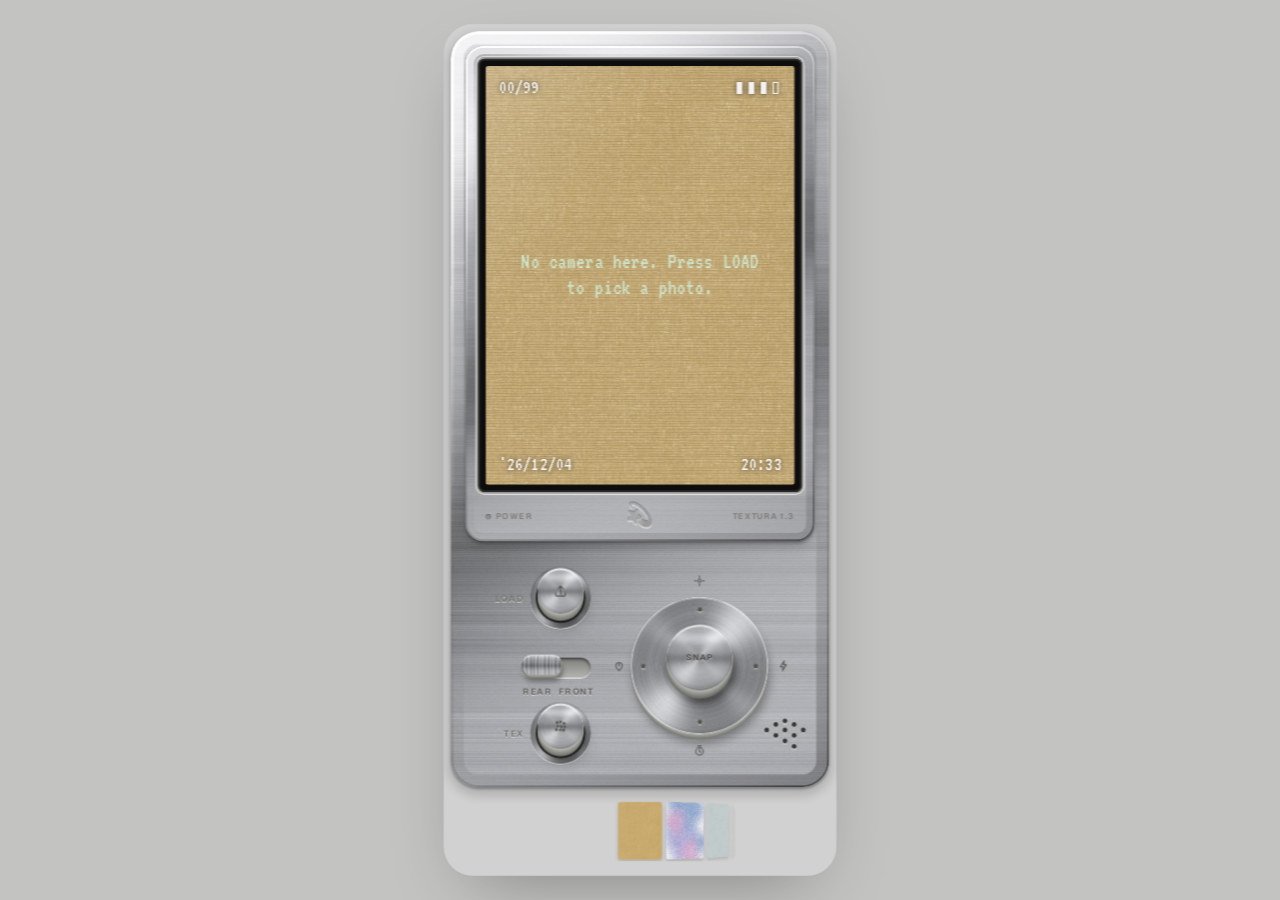
<file: texture-lab/index.html>
<!DOCTYPE html>
<html lang="en">
<head>
<meta charset="utf-8">
<meta name="viewport" content="width=device-width, initial-scale=1, maximum-scale=1, user-scalable=no, viewport-fit=cover">
<meta name="theme-color" content="#d1d1d1">
<meta http-equiv="Cache-Control" content="no-cache, no-store, must-revalidate">
<meta http-equiv="Pragma" content="no-cache">
<meta http-equiv="Expires" content="0">
<title>Texture Lab</title>
<link rel="preconnect" href="https://fonts.googleapis.com">
<link rel="preconnect" href="https://fonts.gstatic.com" crossorigin>
<link href="https://fonts.googleapis.com/css2?family=Geist:wght@400;500&family=Sorts+Mill+Goudy:ital@0;1&family=Newsreader:opsz,wght@6..72,400;6..72,700&family=VT323&display=swap" rel="stylesheet">
<style>
/* VOICE everyday, tactile, quiet
   IDEA a pocket digital camera that collects surfaces; the roll becomes folders and envelopes
   PICTURE the camera body itself (capture), then the texture roll as a carousel of objects
   COLOUR fog grey #d1d1d1 ground, champagne plastic body, charcoal LCD, sage tint chip
   TYPE Newsreader for names, Geist for meta, VT323 for LCD readouts
   LAYOUT one 402×891 phone screen, scaled to fit; wide screens keep big side margins */
:root{--safe-t:env(safe-area-inset-top,0px);color-scheme:light;--fog:#d1d1d1;--ink:#111;--muted:#757575;--chip:rgba(128,128,128,.2);--glass:rgba(255,255,255,.2)}
*{box-sizing:border-box;min-width:0;-webkit-tap-highlight-color:transparent}
html,body{margin:0;height:100%;touch-action:manipulation;overscroll-behavior:none}
body{background:#c3c3c1;color:var(--ink);font:14px/1.4 Geist,ui-sans-serif,system-ui,sans-serif;overflow:hidden;-webkit-font-smoothing:antialiased}
[hidden]{display:none!important}
button{font:inherit;color:inherit;border:0;background:none;padding:0;cursor:pointer}
button:focus-visible{outline:2px solid #2b5bd7;outline-offset:2px}
#frame{position:absolute;left:50%;top:50%;transform:translate(-50%,-50%)}
#app{position:absolute;left:0;top:0;width:var(--W,430px);height:var(--H,932px);transform-origin:0 0;background:var(--fog);border-radius:32px;overflow:hidden;overflow:clip;box-shadow:0 30px 80px -30px rgba(0,0,0,.35),0 0 0 1px rgba(0,0,0,.04)}
.phone #app{border-radius:0;box-shadow:none}
.phone body,body.phone{background:var(--fog)}
.screen{position:absolute;inset:0;transition:opacity .3s,transform .4s cubic-bezier(.2,.8,.2,1)}
.screen.off{opacity:0;pointer-events:none;transform:scale(.98)}
.ic{width:24px;height:24px;display:block;fill:none;stroke:#1e1e1e;stroke-width:1.8;stroke-linecap:round;stroke-linejoin:round}

/* top bar */
.logo{position:absolute;left:26px;top:calc(27px + var(--safe-t,0px));height:36px;display:flex;align-items:center;gap:8px;user-select:none}
.logo i{width:11px;height:11px;border-radius:50%;background:radial-gradient(circle at 40% 32%,#fff,#bdbdb8 60%,#8d8d88);box-shadow:0 0 0 1px rgba(0,0,0,.18)}
.logo span{font:italic 400 28px/1 "Sorts Mill Goudy",Newsreader,Georgia,serif;letter-spacing:-1px;color:#7a7a77}
.logo .mark{font:28px/1 system-ui,"Apple Color Emoji","Segoe UI Emoji","Noto Color Emoji",sans-serif;letter-spacing:0;filter:grayscale(1) contrast(.55) brightness(1.08) drop-shadow(0 1px 0 rgba(255,255,255,.95)) drop-shadow(0 -1px 0 rgba(0,0,0,.28));opacity:.62}
.hint{display:none!important}
.modetag{position:absolute;left:0;right:0;top:526px;text-align:center;font-size:11.5px;color:#8b8b8b;pointer-events:none;transition:opacity .3s}
.minicam{position:absolute;right:22px;top:calc(24.5px + var(--safe-t,0px));width:74px;height:38px;border-radius:4px;filter:drop-shadow(0 2.5px 2.5px rgba(0,0,0,.3)) drop-shadow(0 5px 6px rgba(0,0,0,.12))}
.minicam svg{display:block;width:100%;height:100%}
.pop{position:absolute;left:18px;top:70px;z-index:20;background:rgba(245,245,245,.92);backdrop-filter:blur(14px);-webkit-backdrop-filter:blur(14px);border-radius:18px;padding:10px;display:grid;grid-template-columns:repeat(5,36px);gap:8px;box-shadow:0 12px 30px -10px rgba(0,0,0,.35);transform-origin:20px 0;transition:opacity .2s,transform .2s}
.pop.off{opacity:0;transform:scale(.9);pointer-events:none}
.pop button{width:36px;height:36px;border-radius:50%;box-shadow:inset 0 0 0 1px rgba(0,0,0,.12)}
.pop .grad{background-size:cover;background-position:center}
.pop button[aria-pressed=true]{outline:2px solid #111;outline-offset:2px}
.pop .orig{background:conic-gradient(#d8c9b5 0 25%,#7a8f63 0 50%,#c98a6a 0 75%,#8aa3b8 0)}
.pop p{grid-column:1/-1;margin:2px 2px 0;font-size:11.5px;color:var(--muted)}

/* carousel */
.roll{position:absolute;left:0;right:0;top:92px;height:462px;perspective:900px;perspective-origin:50% 50%;transform-style:preserve-3d;touch-action:pan-y;cursor:grab;user-select:none;-webkit-user-select:none}
.it{position:absolute;transition:transform .5s cubic-bezier(.2,.8,.2,1),left .45s cubic-bezier(.2,.8,.2,1),top .45s cubic-bezier(.2,.8,.2,1),width .45s cubic-bezier(.2,.8,.2,1),height .45s cubic-bezier(.2,.8,.2,1),opacity .4s,border-radius .45s;cursor:pointer;backface-visibility:hidden}
.it:not(.center) .ph::after{content:"";position:absolute;inset:0;background:linear-gradient(90deg,rgba(0,0,0,.18),rgba(0,0,0,0) 60%)}
.it .ph{position:absolute;inset:0;overflow:hidden;border-radius:inherit;background-color:#bdbdbb;background-repeat:no-repeat;background-position:0 0;background-size:332px 442px;transition:opacity .35s}
.roll.dragging .it{transition:opacity .2s,border-radius .45s !important}
.it.tile .ph{background-repeat:repeat;background-size:112px 112px;background-position:center}
.it.tile.glassy .ph{background-size:200px 200px}
.grid .g.tile.glassy{background-size:118px}
.it.card .ph{box-shadow:0 10px 18px -6px rgba(0,0,0,.35),0 2px 3px rgba(0,0,0,.2)}
.it .obj{position:absolute;inset:0;opacity:0;transition:opacity .35s}
.it.as-obj .ph{opacity:0}
.it.as-obj .obj{opacity:1}
.it.as-obj.center:not(.env){filter:drop-shadow(0 18px 16px rgba(0,0,0,.15)) drop-shadow(0 5px 6px rgba(0,0,0,.25))}
.it .obj svg{width:100%;height:100%;display:block;overflow:visible}
.osd{position:absolute;inset:14px 16px;font:19px/1 VT323,ui-monospace,monospace;color:rgba(255,255,255,.82);text-shadow:0 0 6px rgba(0,0,0,.35);pointer-events:none;opacity:0;transition:opacity .3s .1s}
.it.center:not(.as-obj) .osd{opacity:1}
.osd span{position:absolute}
.osd{display:none}
.shimmer{background:linear-gradient(100deg,#c4c4c2 30%,#d8d8d6 50%,#c4c4c2 70%) 0 0/300% 100% !important;animation:sh 1.4s linear infinite}
@keyframes sh{to{background-position:-300% 0}}

/* grid */
.grid{position:absolute;left:0;right:0;top:calc(84px + var(--safe-t,0px));bottom:calc(88px + env(safe-area-inset-bottom));overflow:auto;padding:12px 22px 24px;display:grid;grid-template-columns:repeat(2,minmax(0,1fr));gap:18px 14px;align-content:start}
.grid button{text-align:left}
.grid .g{aspect-ratio:3/4;border-radius:16px;background-size:cover;background-position:center;background-color:#c4c4c2;box-shadow:0 4px 8px -2px rgba(0,0,0,.2)}
.grid .g.tile{background-size:64px;background-position:center}
.grid .n{font:15px/1.2 Newsreader,Georgia,serif;margin-top:8px;overflow:hidden;text-overflow:ellipsis;white-space:nowrap}
.grid .d{font-size:11.5px;color:var(--muted)}

/* info */
.info{position:absolute;left:36px;right:36px;top:566px;padding:4px;display:flex;justify-content:space-between;align-items:flex-start;transition:opacity .25s}
.info h2{margin:0;font:400 20px/normal Newsreader,Georgia,serif;letter-spacing:-.005em;max-width:260px;overflow:hidden;text-overflow:ellipsis;white-space:nowrap}
.meta{margin-top:14px;font-size:12px;line-height:16px;color:var(--muted)}
.acts{display:flex;gap:6px;flex:none}
.dl{width:31.7px;height:31px;border-radius:6px;background:var(--chip);display:flex;align-items:center;justify-content:center;flex:none}
.dl .ic{width:16px;height:16px;stroke-width:1.7}
.dl.busy{opacity:.5;cursor:progress}
.hint{position:absolute;left:40px;right:40px;bottom:calc(98px + env(safe-area-inset-bottom));text-align:center;font-size:12px;color:#8b8b8b}

/* bottom nav */
.nav{position:absolute;left:50%;transform:translateX(-50%);bottom:calc(20px + env(safe-area-inset-bottom));display:flex;gap:4px;padding:8px;border-radius:100px;background:var(--glass);box-shadow:inset 0 0 0 1px rgba(255,255,255,.45)}
.nav button{width:48px;height:36px;border-radius:999px;display:flex;align-items:center;justify-content:center}
.nav button[aria-pressed=true],.nav button[aria-expanded=true]{background:var(--chip)}
.nav .sw{width:22px;height:22px;border-radius:50%;background:conic-gradient(#d8c9b5 0 25%,#7a8f63 0 50%,#c98a6a 0 75%,#8aa3b8 0);box-shadow:inset 0 0 0 1.5px rgba(0,0,0,.18),0 0 0 2px rgba(255,255,255,.6)}
.pop.low{top:auto;bottom:calc(84px + env(safe-area-inset-bottom));left:50%;margin-left:-118px;transform-origin:50% 100%}

/* camera — Y2K silver compact: brushed aluminium, raised screen frame, chrome keys + dial, tiny printed blue/red icons */
#camera{transition:none}
#camera.off{transform:none}
.body{position:absolute;left:8px;right:8px;top:calc(8px + var(--safe-t,0px));bottom:calc(97px + env(safe-area-inset-bottom));border-radius:30px;overflow:hidden;transform-origin:50% 50%;
  background:var(--m-body) 50% calc(50% + var(--ly,0) * 6%)/100% 112% no-repeat,#c9c9c6;
  box-shadow:0 6px 10px 4px rgba(0,0,0,.14),0 2px 3px rgba(0,0,0,.3)}
.body::before{content:"";position:absolute;inset:0;border-radius:inherit;padding:2.5px;z-index:3;background:linear-gradient(145deg,#fff 0%,rgba(255,255,255,.95) 10%,rgba(255,255,255,.2) 32%,rgba(255,255,255,0) 50%,rgba(0,0,0,.08) 68%,rgba(0,0,0,.4) 92%,rgba(0,0,0,.55) 100%);-webkit-mask:linear-gradient(#000 0 0) content-box,linear-gradient(#000 0 0);-webkit-mask-composite:xor;mask:linear-gradient(#000 0 0) content-box exclude,linear-gradient(#000 0 0);pointer-events:none}
.body::after{content:"";position:absolute;inset:0;border-radius:inherit;padding:14px;z-index:2;background:linear-gradient(145deg,rgba(255,255,255,.75) 0%,rgba(255,255,255,.25) 20%,rgba(255,255,255,0) 42%,rgba(0,0,0,0) 60%,rgba(0,0,0,.12) 82%,rgba(0,0,0,.26) 100%);-webkit-mask:linear-gradient(#000 0 0) content-box,linear-gradient(#000 0 0);-webkit-mask-composite:xor;mask:linear-gradient(#000 0 0) content-box exclude,linear-gradient(#000 0 0);pointer-events:none;filter:blur(1px)}
.sheen{position:absolute;inset:-30%;pointer-events:none;z-index:0;mix-blend-mode:overlay;opacity:.7;
  background:radial-gradient(70% 55% at calc(50% - var(--lx,0) * 40%) calc(40% - var(--ly,0) * 34%),rgba(255,255,255,.42) 0,rgba(255,255,255,.3) 18%,rgba(255,255,255,.17) 38%,rgba(255,255,255,.07) 60%,rgba(255,255,255,.02) 80%,rgba(255,255,255,0) 100%),
             radial-gradient(80% 60% at calc(50% + var(--lx,0) * 36%) calc(80% + var(--ly,0) * 22%),rgba(0,0,0,.2) 0,rgba(0,0,0,.12) 30%,rgba(0,0,0,.05) 60%,rgba(0,0,0,0) 100%)}
.body .grain{display:none}
.frame{position:absolute;left:16px;right:16px;top:16px;bottom:269px;border-radius:20px;
  background:var(--m-frame) center/100% 100% no-repeat,#d6d6d3;
  box-shadow:0 1px 0 rgba(0,0,0,.2),0 3px 4px rgba(0,0,0,.24),0 8px 14px rgba(0,0,0,.1)}
.frame::before{content:"";position:absolute;inset:0;border-radius:inherit;padding:2px;background:linear-gradient(150deg,#fff 0%,#fff 14%,rgba(255,255,255,.1) 40%,rgba(0,0,0,.05) 60%,rgba(0,0,0,.35) 90%,rgba(0,0,0,.45) 100%);-webkit-mask:linear-gradient(#000 0 0) content-box,linear-gradient(#000 0 0);-webkit-mask-composite:xor;mask:linear-gradient(#000 0 0) content-box exclude,linear-gradient(#000 0 0);pointer-events:none}
.frame::after{content:"";position:absolute;inset:0;border-radius:inherit;padding:9px;background:linear-gradient(150deg,rgba(255,255,255,.7) 0%,rgba(255,255,255,0) 35%,rgba(0,0,0,0) 62%,rgba(0,0,0,.14) 100%);-webkit-mask:linear-gradient(#000 0 0) content-box,linear-gradient(#000 0 0);-webkit-mask-composite:xor;mask:linear-gradient(#000 0 0) content-box exclude,linear-gradient(#000 0 0);pointer-events:none}
.bezel{position:absolute;left:14px;right:14px;top:14px;bottom:54px;border-radius:7px;background:#0d0d0d;box-shadow:inset 0 0 0 2px #2a2a2a,0 0 0 2px #9d9d99,0 0 0 3px rgba(255,255,255,.8)}
.lcd{position:absolute;left:8px;top:8px;right:8px;bottom:8px;border-radius:3px;overflow:hidden;background:#121412}
.lcd.texmode video,.lcd.texmode .still{filter:grayscale(1) contrast(1.75) brightness(1.08)}
.lcd .ro span.texro{position:static;display:none}
.lcd.texmode .ro span.texro{display:inline}
.key.on{transform:translateY(-3px)}
.key.on svg{stroke:#2b2a27}
.lcd video,.lcd .still{position:absolute;inset:0;width:100%;height:100%;object-fit:cover;background-size:cover;background-position:center}
.lcd .still{filter:saturate(.9) contrast(.96)}
.lcd::after{content:"";position:absolute;inset:0;pointer-events:none;background:linear-gradient(128deg,rgba(255,255,255,.16),transparent 32%),repeating-linear-gradient(0deg,rgba(0,0,0,.06) 0 1px,transparent 1px 3px)}
.lcd .flash{position:absolute;inset:0;background:#fff;opacity:0;pointer-events:none}
.lcd .flash.go{animation:fl .45s ease-out}
@keyframes fl{0%{opacity:.95}100%{opacity:0}}
.lcd .ro{position:absolute;inset:12px 14px;font:22px/1 VT323,ui-monospace,monospace;color:rgba(255,255,255,.92);text-shadow:0 0 6px rgba(0,0,0,.6);pointer-events:none;z-index:2}
.lcd .ro span{position:absolute}
.focus{position:absolute;left:50%;top:50%;width:84px;height:64px;transform:translate(-50%,-50%);pointer-events:none;z-index:2;
  background:linear-gradient(#fff,#fff) 0 0/14px 2px,linear-gradient(#fff,#fff) 0 0/2px 14px,linear-gradient(#fff,#fff) 100% 0/14px 2px,linear-gradient(#fff,#fff) 100% 0/2px 14px,linear-gradient(#fff,#fff) 0 100%/14px 2px,linear-gradient(#fff,#fff) 0 100%/2px 14px,linear-gradient(#fff,#fff) 100% 100%/14px 2px,linear-gradient(#fff,#fff) 100% 100%/2px 14px;background-repeat:no-repeat;opacity:.85}
.lcd .msg{position:absolute;left:0;right:0;top:50%;transform:translateY(-50%);text-align:center;font:24px/1.15 VT323,monospace;color:#cfe3c9;padding:0 30px;z-index:2}
.vthumb{display:none}
.vwin,.vwlbl{display:none}
/* full-screen camera: viewfinder window takes the old roll slot, TEX moves up beside the dial */
.full .vthumb{display:none!important}
.full .vwlbl{display:block;bottom:86px!important}
.full #texLbl,.full #texSock{display:none!important}
.full .slide{left:auto;right:26px;bottom:238px}
.full .rearlbl{left:auto!important;right:66px;bottom:218px!important}
.full .frontlbl{left:auto!important;right:24px;bottom:218px!important}
.full .vwin{display:block;position:absolute;left:86px;bottom:40px;width:68px;height:88px;border-radius:12px;padding:6px;-webkit-tap-highlight-color:transparent;
  background:linear-gradient(180deg,rgba(0,0,0,.16),rgba(0,0,0,.04) 40%,rgba(255,255,255,.12)),var(--m-spun) center/180% 180%,#bdbdb9;
  box-shadow:inset 0 3px 5px rgba(0,0,0,.42),inset 0 1px 1px rgba(0,0,0,.35),inset 0 -1px 0 rgba(255,255,255,.55),0 1px 0 rgba(255,255,255,.85),0 -1px 0 rgba(0,0,0,.18);transition:filter .08s}
.full .vwin:active{filter:brightness(.92)}
.full .vwin .glass{position:absolute;inset:6px;border-radius:7px;background:#111 center/cover no-repeat;overflow:hidden;
  box-shadow:inset 0 0 0 2px #1b1b1b,inset 0 4px 8px rgba(0,0,0,.8),inset 0 -1px 2px rgba(255,255,255,.12),0 1px 0 rgba(255,255,255,.35)}
.full .vwin .glass::after{content:"";position:absolute;inset:0;border-radius:inherit;pointer-events:none;
  background:linear-gradient(135deg,rgba(255,255,255,.42) 0,rgba(255,255,255,.08) 34%,transparent 35%,transparent 70%,rgba(255,255,255,.06) 100%)}
.full .vthumb{display:block;position:absolute;left:50%;bottom:16px;width:44px;height:58px;margin-left:-22px;z-index:4;border-radius:4px;border:1.5px solid rgba(255,255,255,.9);
  background:#2a2a2a center/cover no-repeat;box-shadow:0 2px 6px rgba(0,0,0,.5),3px -3px 0 -1.5px rgba(255,255,255,.35),6px -6px 0 -3px rgba(255,255,255,.18);-webkit-tap-highlight-color:transparent}
.full .vthumb:active{transform:scale(.94)}
.full .body{left:0;right:0;top:0;bottom:0;border-radius:0;box-shadow:none}
.full .body::before,.full .body::after{display:none}
.full .frame{top:calc(16px + var(--safe-t,0px));bottom:calc(269px + env(safe-area-inset-bottom))}
.full .body > :not(.frame):not(.grain){margin-bottom:env(safe-area-inset-bottom)}
body.full #app{border-radius:0}
/* 3D camera version (?cam3d): a solid object floating on a dark backdrop, 20px in from the edges, turning with the phone */
.cam3d #app{background:var(--fog)}
.cam3d #camera{background:transparent}
.cam3d .body{left:20px;right:20px;top:calc(20px + var(--safe-t,0px));bottom:calc(20px + env(safe-area-inset-bottom));border-radius:40px;
  transform:perspective(1500px) rotateX(calc(var(--ly,0) * -7deg)) rotateY(calc(var(--lx,0) * 9deg)) scale(.8);
  box-shadow:calc(var(--lx,0) * -0.75px) calc(0.95px + var(--ly,0) * 0.55px) 0 #c4c4c0,calc(var(--lx,0) * -1.50px) calc(1.90px + var(--ly,0) * 1.10px) 0 #bdbdb9,calc(var(--lx,0) * -2.25px) calc(2.85px + var(--ly,0) * 1.65px) 0 #b6b6b2,calc(var(--lx,0) * -3.00px) calc(3.80px + var(--ly,0) * 2.20px) 0 #afafab,calc(var(--lx,0) * -3.75px) calc(4.75px + var(--ly,0) * 2.75px) 0 #a8a8a4,calc(var(--lx,0) * -4.50px) calc(5.70px + var(--ly,0) * 3.30px) 0 #a1a19d,calc(var(--lx,0) * -5.25px) calc(6.65px + var(--ly,0) * 3.85px) 0 #9a9a96,calc(var(--lx,0) * -6.00px) calc(7.60px + var(--ly,0) * 4.40px) 0 #93938f,calc(var(--lx,0) * -6.75px) calc(8.55px + var(--ly,0) * 4.95px) 0 #8c8c88,calc(var(--lx,0) * -7.50px) calc(9.50px + var(--ly,0) * 5.50px) 0 #858581,calc(var(--lx,0) * -8.25px) calc(10.45px + var(--ly,0) * 6.05px) 0 #7e7e7a,calc(var(--lx,0) * -9.00px) calc(11.40px + var(--ly,0) * 6.60px) 0 #777773,calc(var(--lx,0) * -9.75px) calc(12.35px + var(--ly,0) * 7.15px) 0 #70706c,calc(var(--lx,0) * -10.50px) calc(13.30px + var(--ly,0) * 7.70px) 0 #696965,calc(var(--lx,0) * -14px) calc(34px + var(--ly,0) * 10px) 44px rgba(0,0,0,.28),0 10px 18px rgba(0,0,0,.2)}
.cam3d .body::before,.cam3d .body::after{display:block}
.cam3d .frame{top:16px}

.full .strip{display:none}
.lcd .startbtn{position:absolute;inset:0;z-index:3}
.brand span{display:inline-block;font:24px/1 system-ui,"Apple Color Emoji","Segoe UI Emoji","Noto Color Emoji",sans-serif;filter:grayscale(1) contrast(.6) brightness(.92) drop-shadow(0 1px 0 rgba(255,255,255,.9)) drop-shadow(0 -1px 0 rgba(0,0,0,.3));opacity:.75}
.brand{position:absolute;left:0;right:0;bottom:14px;text-align:center;font:700 25px/1 Newsreader,Georgia,serif;letter-spacing:.01em;color:#5d5d5a;text-shadow:0 1px 0 rgba(255,255,255,.85),0 -1px 0 rgba(0,0,0,.18)}
.model{position:absolute;right:22px;bottom:23px;font:600 9px/1 Geist,sans-serif;letter-spacing:.14em;color:#7c7c78}
.led{position:absolute;left:22px;bottom:23px;display:flex;align-items:center;gap:5px;font:600 9px/1 Geist,sans-serif;letter-spacing:.14em;color:#7c7c78}
.led i{width:6px;height:6px;border-radius:50%;background:#8e8e8a;box-shadow:inset 0 1px 1px rgba(0,0,0,.35)}
.led.on i{background:#64d14a;box-shadow:0 0 5px #8ff26f}
.prt{position:absolute;font:600 9.5px/1 Geist,sans-serif;letter-spacing:.12em;color:#585855;text-shadow:0 1px 0 rgba(255,255,255,.55)}
.prt.red{color:#585855}
.prt svg{width:14px;height:14px;fill:none;stroke:currentColor;stroke-width:2;stroke-linecap:round;stroke-linejoin:round;display:block}
.key{position:absolute;width:50px;height:50px;border-radius:50%;display:flex;align-items:center;justify-content:center;transform:translateY(-8px);
  background:var(--m-dome) calc(50% + var(--lx,0) * 26%) calc(50% + var(--ly,0) * 26%)/135% 135% no-repeat,#cfcfcc;
  box-shadow:inset 0 0 0 1px rgba(0,0,0,.12),inset 0 2px 1px #fff,inset 0 -2px 3px rgba(0,0,0,.14),0 1px 0 #b4b4af,0 2px 0 #aaaaa5,0 3px 0 #a0a09b,0 4px 0 #979792,0 5px 0 #8e8e89,0 6px 0 #868681,0 7px 0 #7e7e79,0 8px 0 #74746f,2px 12px 8px rgba(0,0,0,.4),4px 16px 16px rgba(0,0,0,.18);transition:transform .08s,box-shadow .08s}
.key::before{display:none}
.key:active,.key.press{transform:translateY(-2px);box-shadow:inset 0 0 0 1px rgba(0,0,0,.12),inset 0 2px 3px rgba(0,0,0,.12),0 1px 0 #b4b4af,0 2px 0 #979792,0 3px 0 #74746f,1px 5px 4px rgba(0,0,0,.4)}
.key svg{position:relative;width:18px;height:18px;fill:none;stroke:#55554f;stroke-width:1.7;stroke-linecap:round;stroke-linejoin:round}
.dialring{position:absolute;right:67px;bottom:58px;width:150px;height:150px;border-radius:50%;
  background:radial-gradient(circle,#232322 0 31%,rgba(0,0,0,.3) 31.5%,rgba(255,255,255,.35) 33%,transparent 34.5%),var(--m-spun) calc(50% + var(--lx,0) * 18%) calc(50% + var(--ly,0) * 18%)/125% 125% no-repeat;
  box-shadow:inset 0 0 0 1px rgba(255,255,255,.8),inset 0 -2px 3px rgba(0,0,0,.15),0 1px 0 #a3a39e,0 2px 0 #999994,0 3px 0 #8f8f8a,0 4px 0 #858580,0 5px 1px #77776f,2px 10px 10px rgba(0,0,0,.32)}
.dialring::before{display:none}
.dialring .tick{position:absolute;width:5px;height:5px;border-radius:50%;background:#55554f;box-shadow:0 1px 0 rgba(255,255,255,.7)}
.key.big{left:39px !important;top:39px !important;width:72px;height:72px;font:600 9px/1 Geist,sans-serif;letter-spacing:.12em;color:#3d3d3a;text-shadow:0 1px 0 rgba(255,255,255,.6);transform:translateY(-9px);
  box-shadow:inset 0 0 0 1px rgba(0,0,0,.14),inset 0 2px 1px #fff,inset 0 -3px 5px rgba(0,0,0,.18),0 1px 0 #b4b4af,0 2px 0 #aaaaa5,0 3px 0 #a0a09b,0 4px 0 #979792,0 5px 0 #8e8e89,0 6px 0 #868681,0 7px 0 #7e7e79,0 8px 0 #74746f,0 9px 0 #6c6c67,2px 14px 10px rgba(0,0,0,.42),5px 20px 18px rgba(0,0,0,.18)}
.key.big:active,.key.big.press{transform:translateY(-2px);box-shadow:inset 0 0 0 1px rgba(0,0,0,.14),inset 0 2px 4px rgba(0,0,0,.16),0 1px 0 #b4b4af,0 2px 0 #979792,0 3px 0 #74746f,1px 5px 4px rgba(0,0,0,.4)}
.key.big span{position:relative}
.slide{position:absolute;left:77px;bottom:120px;width:76px;height:22px;border-radius:11px;background:linear-gradient(180deg,#7d7d79,#b4b4b0);box-shadow:inset 0 2px 3px rgba(0,0,0,.5),0 1px 0 rgba(255,255,255,.85)}
.slide .knob{position:absolute;left:2px;top:-3px;width:42px;height:22px;border-radius:9px;transition:transform .18s cubic-bezier(.3,.7,.2,1);
  background:repeating-linear-gradient(90deg,rgba(0,0,0,.18) 0 1px,rgba(255,255,255,.25) 1px 2px,transparent 2px 4px),var(--m-knob) center/100% 100%;box-shadow:inset 0 1px 0 #fff,0 1px 0 #a5a5a0,0 2px 0 #97978f,0 3px 0 #87877f,0 4px 1px #75756d,1px 7px 6px rgba(0,0,0,.38)}
.slide.front .knob{transform:translateX(30px)}
.vf{position:absolute;left:300px;top:522px;width:46px;height:46px;border-radius:50%;background:radial-gradient(circle at 38% 34%,#5b5f63,#14161a 58%,#050607);
  box-shadow:inset 0 2px 4px rgba(0,0,0,.6),0 0 0 4px #ececea,0 0 0 5px #b2b2ad,0 0 0 7px #d9d9d6,0 1px 0 7px #fff,0 3px 0 7px #9b9b96,0 6px 8px 7px rgba(0,0,0,.25)}
.vf::after{content:"";position:absolute;left:11px;top:9px;width:12px;height:7px;border-radius:50%;background:rgba(255,255,255,.35);transform:rotate(-25deg)}
.dots{position:absolute;right:27px;bottom:31px;width:44px;height:44px}
.dots i{position:absolute;width:5px;height:5px;border-radius:50%;background:#3d3d3a;box-shadow:inset 0 1px 1px rgba(0,0,0,.6),0 1px 0 rgba(255,255,255,.8)}
.sock{position:absolute;width:66px;height:66px;border-radius:50%;background:var(--m-spun) center/100% 100% no-repeat;box-shadow:0 1px 0 rgba(255,255,255,.9),0 -1px 1px rgba(0,0,0,.18),inset 0 0 0 1px rgba(0,0,0,.14)}
.sock::before{content:"";position:absolute;inset:6px;border-radius:50%;background:#2e2e2c;box-shadow:inset 0 2px 3px rgba(0,0,0,.75)}
.sock .key{left:8px;top:8px}
.lbl{position:absolute;font:600 9.5px/1 Geist,sans-serif;letter-spacing:.14em;color:#6c6c67;text-align:right;width:56px;text-shadow:0 1px 0 rgba(255,255,255,.6)}
.strip{position:absolute;left:0;right:0;bottom:calc(16px + env(safe-area-inset-bottom));height:67px;display:flex;align-items:center;gap:4px;padding:0 calc(50% - 24px);overflow-x:auto;overflow-y:hidden;scroll-snap-type:x mandatory;scrollbar-width:none;perspective:520px;perspective-origin:50% 50%;-webkit-mask-image:linear-gradient(90deg,transparent 0,#000 16%,#000 84%,transparent);mask-image:linear-gradient(90deg,transparent 0,#000 16%,#000 84%,transparent)}
.strip::-webkit-scrollbar{display:none}
.strip{cursor:grab;touch-action:none}
.strip button{flex:none;width:48px;height:63px;border-radius:3px;background-size:cover;background-position:center;background-color:#bdbdbb;scroll-snap-align:center;transform-style:preserve-3d;will-change:transform;box-shadow:0 2px 4px rgba(0,0,0,.18)}
.strip button{outline:none;-webkit-tap-highlight-color:transparent}
.strip button:focus,.strip button:focus-visible{outline:none}

.strip .none{flex:none;font-size:12px;color:var(--muted);white-space:nowrap;margin:0 -60px}
.back{position:absolute;left:18px;top:828px;height:28px;padding:0 10px 0 6px;border-radius:999px;display:flex;align-items:center;gap:2px;font-size:12px;color:#555;background:var(--glass)}
.back svg{width:16px;height:16px;fill:none;stroke:#555;stroke-width:2;stroke-linecap:round;stroke-linejoin:round}

.toast{position:fixed;left:50%;bottom:24px;transform:translate(-50%,16px);background:#1d1d1d;color:#fff;padding:9px 14px;border-radius:999px;font-size:13px;opacity:0;transition:.25s;pointer-events:none;z-index:99;max-width:90vw;text-align:center}
.toast.show{opacity:1;transform:translate(-50%,0)}
.toast.act{pointer-events:auto;display:flex;gap:12px;align-items:center}
.toast button{color:#9fc0ff;font-weight:500}
.empty{position:absolute;left:40px;right:40px;top:250px;text-align:center;font:20px/1.3 Newsreader,Georgia,serif;color:#555}
.empty small{display:block;font:13px Geist,sans-serif;color:var(--muted);margin-top:8px}
@media(prefers-reduced-motion:reduce){.it,.screen,.toast{transition:none}.shimmer{animation:none}}
</style>
</head>
<body>
<div id="frame"><div id="app">

  <!-- ============ GALLERY ============ -->
  <section class="screen off" id="gallery" aria-label="Texture roll">
    <div class="logo" aria-label="textura"><span class="mark">💫</span></div>
    <button class="minicam" id="miniCam" aria-label="Open camera"></button>
    <div class="pop off low" id="pop" role="group" aria-label="Tint"></div>

    <div class="roll" id="roll"></div>
    <div class="grid" id="grid" hidden></div>

    <div class="info" id="info">
      <div>
        <h2 id="name">—</h2>
        <div class="meta"><div id="when"></div><div id="where"></div></div>
      </div>
      <div class="acts">
      <button class="dl" id="del" aria-label="Delete texture"><svg class="ic" viewBox="0 0 24 24"><path d="M4.5 7h15M10 11v6M14 11v6"/><path d="M6 7l1 12a1.5 1.5 0 0 0 1.5 1.4h7A1.5 1.5 0 0 0 17 19l1-12M9 7V4.8A.8.8 0 0 1 9.8 4h4.4a.8.8 0 0 1 .8.8V7"/></svg></button>
      <button class="dl" id="dl" aria-label="Download texture pack"><svg class="ic" viewBox="0 0 24 24"><path d="M12 3.5v11m0 0-4.5-4.5M12 14.5l4.5-4.5"/><path d="M4 15.5v3A2 2 0 0 0 6 20.5h12a2 2 0 0 0 2-2v-3"/></svg></button>
      </div>
    </div>
    <p class="empty" id="empty" hidden>No textures yet<small>Tap + to capture a surface.</small></p>
    <p class="hint" id="hint">Swipe through your textures. Tap one to see it as a folder or an envelope.</p>
    <p class="modetag" id="modetag"></p>

    <nav class="nav" role="group" aria-label="Main">
      <button id="navPlus" aria-label="New texture"><svg class="ic" viewBox="0 0 24 24"><path d="M12 5v14M5 12h14"/></svg></button>
      <button id="navRoll" aria-pressed="true" aria-label="Roll"><svg class="ic" viewBox="0 0 24 24"><rect x="3" y="3" width="18" height="18" rx="2.5"/><circle cx="9" cy="9" r="1.8"/><path d="m21 15-5-5L5 21"/></svg></button>
      <button id="navGrid" aria-pressed="false" aria-label="All textures"><svg class="ic" viewBox="0 0 24 24"><rect x="4" y="4" width="6.5" height="6.5" rx="1.2"/><rect x="13.5" y="4" width="6.5" height="6.5" rx="1.2"/><rect x="4" y="13.5" width="6.5" height="6.5" rx="1.2"/><rect x="13.5" y="13.5" width="6.5" height="6.5" rx="1.2"/></svg></button>
      <button id="navColour" aria-label="Colour" aria-expanded="false"><span class="sw" id="navSw"></span></button>
    </nav>
  </section>

  <!-- ============ CAMERA ============ -->
  <section class="screen" id="camera" aria-label="Camera">
    <div class="body" id="camBody"><div class="grain"></div><div class="sheen" aria-hidden="true"></div>
      <div class="frame">
        <div class="bezel">
          <div class="lcd" id="lcd">
            <div class="still" id="still"></div>
            <video id="video" playsinline muted autoplay hidden></video>
            <div class="focus" id="focus" hidden></div>
            <div class="ro" aria-hidden="true">
              <span style="left:0;top:0" id="roCount">00/99</span>
              <span style="right:0;top:0"><span class="texro">TEX&nbsp;&nbsp;</span>▮▮▮▯</span>
              <span style="left:0;bottom:0" id="roDate"></span>
              <span style="right:0;bottom:0" id="roTime"></span>
            </div>
            <div class="msg" id="lcdMsg">Tap to switch on the camera</div>
            <button class="startbtn" id="startBtn" aria-label="Start camera"></button>
            <div class="flash" id="flash"></div>
            <button class="vthumb" id="vthumb" aria-label="Open gallery"></button>
          </div>
        </div>
        <div class="led" id="led" aria-hidden="true"><i></i>POWER</div>
        <div class="brand" aria-hidden="true"><span>💫</span></div>
        <div class="model" aria-hidden="true">TEXTURA 1.3</div>
      </div>
      <span class="lbl" style="left:24px;bottom:202px">LOAD</span>
      <div class="sock" style="left:87px;bottom:174px"><button class="key" id="loadBtn" aria-label="Load a photo"><svg viewBox="0 0 24 24"><path d="M12 16V5m0 0-4 4m4-4 4 4"/><path d="M5 15v3a1.5 1.5 0 0 0 1.5 1.5h11A1.5 1.5 0 0 0 19 18v-3"/></svg></button></div>
      <button class="slide" id="flipBtn" aria-label="Switch between back and front camera"><span class="knob"></span></button>
      <span class="prt rearlbl" style="left:79px;bottom:100px">REAR</span><span class="prt red frontlbl" style="left:118px;bottom:100px">FRONT</span>
      <span class="lbl" id="texLbl" style="left:24px;bottom:54px">TEX</span>
      <div class="sock" id="texSock" style="left:87px;bottom:26px"><button class="key" id="texBtn" aria-label="Texture view" aria-pressed="false"><svg viewBox="0 0 24 24"><circle cx="7" cy="7" r="1.3"/><circle cx="12" cy="6" r="1"/><circle cx="17" cy="8" r="1.4"/><circle cx="8" cy="12" r="1"/><circle cx="13" cy="12.5" r="1.5"/><circle cx="18" cy="13" r="1"/><circle cx="6" cy="17" r="1.4"/><circle cx="11.5" cy="17.5" r="1"/><circle cx="16.5" cy="18" r="1.3"/></svg></button></div>
      <span class="lbl vwlbl" style="left:24px;bottom:54px">VIEW</span>
      <button class="vwin" id="vwin" aria-label="Open gallery"><span class="glass" id="vglass"></span></button>
      <div class="dialring">
        <i class="tick" style="left:72.5px;top:11px"></i><i class="tick" style="left:72.5px;bottom:11px"></i><i class="tick" style="left:11px;top:72.5px"></i><i class="tick" style="right:11px;top:72.5px"></i>
        <button class="key big" id="shutter" aria-label="Take photo"><span>SNAP</span></button>
      </div>
      <span class="prt" style="right:135px;bottom:219px"><svg viewBox="0 0 24 24" aria-hidden="true"><circle cx="12" cy="12" r="3"/><path d="M12 3v3M12 18v3M3 12h3M18 12h3"/></svg></span>
      <span class="prt red" style="right:43px;bottom:126px"><svg viewBox="0 0 24 24" aria-hidden="true"><path d="M13 3 6 14h5l-1 7 7-11h-5z"/></svg></span>
      <span class="prt" style="right:135px;bottom:33px"><svg viewBox="0 0 24 24" aria-hidden="true"><circle cx="12" cy="13" r="7"/><path d="M12 9v4l2.5 2M9 3h6"/></svg></span>
      <span class="prt" style="right:223px;bottom:126px"><svg viewBox="0 0 24 24" aria-hidden="true"><path d="M12 21c-4-3-6-6-6-9a6 6 0 0 1 12 0c0 3-2 6-6 9z"/><path d="M12 12V7"/></svg></span>
      <div class="dots" style="right:27px;bottom:31px" aria-hidden="true"><i style="left:0px;top:10px"></i><i style="left:10px;top:4px"></i><i style="left:20px;top:0px"></i><i style="left:10px;top:16px"></i><i style="left:20px;top:10px"></i><i style="left:30px;top:4px"></i><i style="left:20px;top:22px"></i><i style="left:30px;top:16px"></i><i style="left:40px;top:10px"></i><i style="left:30px;top:28px"></i></div>
    </div>
    <div class="strip" id="strip"></div>
  </section>

</div></div>
<input type="file" id="file" accept="image/*" hidden>
<div class="toast" id="toast" role="status"></div>

<script>
{
/* ================= texture engine ================= */
const S = 512, M = S - 1;
const mod = (a, n) => ((a % n) + n) % n, lerp = (a, b, t) => a + (b - a) * t;
const clamp01 = v => v < 0 ? 0 : v > 1 ? 1 : v;
const smooth = (a, b, x) => { const t = clamp01((x - a) / (b - a)); return t * t * (3 - 2 * t); };
const fade = t => t * t * t * (t * (t * 6 - 15) + 10);
function hash2(x, y, s) { let h = (Math.imul(x, 374761393) + Math.imul(y, 668265263) + Math.imul(s, 982451653)) | 0; h = Math.imul(h ^ (h >>> 13), 1274126177); h ^= h >>> 16; return (h >>> 0) / 4294967296; }
function vnoise(x, y, s) { const ix = Math.floor(x), iy = Math.floor(y), fx = fade(x - ix), fy = fade(y - iy);
  return lerp(lerp(hash2(ix, iy, s), hash2(ix + 1, iy, s), fx), lerp(hash2(ix, iy + 1, s), hash2(ix + 1, iy + 1, s), fx), fy); }
function fbm(x, y, oct, s) { let a = .5, t = 0, sum = 0, f = 1; for (let i = 0; i < oct; i++) { sum += a * vnoise(x * f, y * f, s + i * 31); t += a; a *= .5; f *= 2; } return sum / t; }
let VF1 = 0, VF2 = 0, VID = 0;
function voronoi(x, y, s) { const cx = Math.floor(x), cy = Math.floor(y); let f1 = 9, f2 = 9, id = 0;
  for (let dy = -1; dy <= 1; dy++) for (let dx = -1; dx <= 1; dx++) { const gx = cx + dx, gy = cy + dy, px = gx + hash2(gx, gy, s), py = gy + hash2(gx, gy, s + 7), d = Math.hypot(px - x, py - y);
    if (d < f1) { f2 = f1; f1 = d; id = gx * 977 + gy; } else if (d < f2) f2 = d; }
  VF1 = f1; VF2 = f2; VID = id; }
// separable box blur on a W×H field (3 passes ≈ gaussian)
function blur(src, W, H, r, passes = 3) {
  if (r < 1) return new Float32Array(src);
  const tmp = new Float32Array(W * H), out = new Float32Array(src), w = 2 * r + 1, MX = W - 1, MY = H - 1;
  for (let p = 0; p < passes; p++) {
    for (let y = 0; y < H; y++) { const o = y * W; let a = 0; for (let k = -r; k <= r; k++) a += out[o + Math.min(MX, Math.max(0, k))];
      for (let x = 0; x < W; x++) { tmp[o + x] = a / w; a += out[o + Math.min(MX, x + r + 1)] - out[o + Math.max(0, x - r)]; } }
    for (let x = 0; x < W; x++) { let a = 0; for (let k = -r; k <= r; k++) a += tmp[Math.min(MY, Math.max(0, k)) * W + x];
      for (let y = 0; y < H; y++) { out[y * W + x] = a / w; a += tmp[Math.min(MY, y + r + 1) * W + x] - tmp[Math.max(0, y - r) * W + x]; } }
  }
  return out;
}
// Make a C×C field tile as S×S: cross-fade only a narrow band (m = C − S) where opposite edges meet.
// The middle keeps every detail sharp; the blend keeps contrast (variance-preserving) so the seam doesn't go flat.
const MARGIN = 72, C = S + MARGIN;
function tileField(src, mean, keepVar) {
  const m = MARGIN, a = new Float32Array(S * C), out = new Float32Array(S * S);
  const mixv = (p, q, t) => { const v = t * p + (1 - t) * q; return keepVar ? mean + (v - mean) / Math.sqrt(t * t + (1 - t) * (1 - t)) : v; };
  for (let y = 0; y < C; y++) for (let x = 0; x < S; x++) { const t = x < m ? smooth(0, 1, x / m) : 1; a[y * S + x] = x < m ? mixv(src[y * C + x], src[y * C + x + S], t) : src[y * C + x]; }
  for (let y = 0; y < S; y++) { const t = y < m ? smooth(0, 1, y / m) : 1; for (let x = 0; x < S; x++) out[y * S + x] = y < m ? mixv(a[y * S + x], a[(y + S) * S + x], t) : a[y * S + x]; }
  return out;
}
// photo -> { height, albedo } that tile seamlessly.
//  1. take a square from the centre of the photo, lightly denoised
//  2. high-pass (photo minus a blurred copy) keeps surface detail and drops lighting
//  3. divide by local contrast so shadowed and bright parts read the same
//  4. colour: divide out the big-scale lighting so the surface looks evenly lit
function extractFrom(img, detail = 12, contrast = 1) {
  const iw = img.naturalWidth || img.width, ih = img.naturalHeight || img.height, side = Math.min(iw, ih) * .86;
  const cv = document.createElement('canvas'); cv.width = cv.height = C; const g = cv.getContext('2d', { willReadFrequently: true });
  g.imageSmoothingQuality = 'high'; g.drawImage(img, (iw - side) / 2, (ih - side) / 2, side, side, 0, 0, C, C);
  const d = g.getImageData(0, 0, C, C).data, N = C * C, L = new Float32Array(N), R = new Float32Array(N), G = new Float32Array(N), Bl = new Float32Array(N);
  for (let i = 0; i < N; i++) { R[i] = d[i * 4] / 255; G[i] = d[i * 4 + 1] / 255; Bl[i] = d[i * 4 + 2] / 255; L[i] = .2126 * R[i] + .7152 * G[i] + .0722 * Bl[i]; }
  const L0 = blur(L, C, C, 1, 1), low = blur(L0, C, C, detail), hp = new Float32Array(N);
  for (let i = 0; i < N; i++) hp[i] = L0[i] - low[i];
  const sq = new Float32Array(N); for (let i = 0; i < N; i++) sq[i] = hp[i] * hp[i];
  const loc = blur(sq, C, C, detail * 3, 2); let gstd = 0; for (let i = 0; i < N; i++) gstd += loc[i]; gstd = Math.sqrt(gstd / N) + 1e-5;
  const Hc = new Float32Array(N);
  for (let i = 0; i < N; i++) { const ls = Math.sqrt(loc[i]); const z = hp[i] / (.55 * ls + .45 * gstd + 1e-5); Hc[i] = .5 + Math.max(-3, Math.min(3, z)) * .12 * contrast; }
  const big = blur(L, C, C, 48, 2); let Lm = 0; for (let i = 0; i < N; i++) Lm += big[i]; Lm /= N;
  const ch = [new Float32Array(N), new Float32Array(N), new Float32Array(N)];
  for (let i = 0; i < N; i++) {            // even out lighting by 60%, scaling all channels together so hue never shifts
    const k = 1 + (Lm / Math.max(.05, big[i]) - 1) * .6; let r = R[i] * k, g = G[i] * k, b = Bl[i] * k; const mx = Math.max(r, g, b);
    if (mx > 1) { r /= mx; g /= mx; b /= mx; } ch[0][i] = r; ch[1][i] = g; ch[2][i] = b;
  }
  const H = tileField(Hc, .5, true), T = ch.map(c => tileField(c, 0, false)), A = new Uint8ClampedArray(S * S * 4);
  for (let i = 0; i < S * S; i++) { H[i] = clamp01(H[i]); A[i * 4] = T[0][i] * 255; A[i * 4 + 1] = T[1][i] * 255; A[i * 4 + 2] = T[2][i] * 255; A[i * 4 + 3] = 255; }
  return { height: H, albedo: A };
}
const hex2rgb = h => { const n = parseInt(h.slice(1), 16); return [(n >> 16) & 255, (n >> 8) & 255, n & 255]; };
function solid(hex) { const [r, g, b] = hex2rgb(hex), o = new Uint8ClampedArray(S * S * 4); for (let i = 0; i < S * S; i++) { o[i * 4] = r; o[i * 4 + 1] = g; o[i * 4 + 2] = b; o[i * 4 + 3] = 255; } return o; }
function relief(base, h, k = .8, D = 7, rep = 1) {
  const out = new Uint8ClampedArray(base), L = [-.48, -.6, .64];
  for (let y = 0; y < S; y++) for (let x = 0; x < S; x++) {
    const j = (y * S + x) * 4, hx = (x * rep) & M, hy = (y * rep) & M, hv = h[hy * S + hx];
    const dx = h[hy * S + ((hx + 1) & M)] - h[hy * S + ((hx - 1) & M)], dy = h[((hy + 1) & M) * S + hx] - h[((hy - 1) & M) * S + hx];
    const nx = -dx * D, ny = -dy * D, len = Math.sqrt(nx * nx + ny * ny + 1), s = ((nx * L[0] + ny * L[1] + L[2]) / len - L[2]) * 2.4 * k, al = 1 + (hv - .5) * .9 * k;
    for (let c = 0; c < 3; c++) { let v = base[j + c] / 255 * al; v = s > 0 ? v + s * (1 - v) * .85 : v * (1 + s); out[j + c] = v * 255; }
  }
  return out;
}
function glass(base, h, rep = 1, opts = {}) {
  const { refr = 12, spec = .6, frost = .08, shade = .12, D = 7 } = opts, out = new Uint8ClampedArray(base.length);
  const L = [-.45, -.6, .66], ln = Math.hypot(...L); L[0] /= ln; L[1] /= ln; L[2] /= ln;
  const Hh = [L[0], L[1], L[2] + 1], hn = Math.hypot(...Hh); Hh[0] /= hn; Hh[1] /= hn; Hh[2] /= hn;
  for (let y = 0; y < S; y++) for (let x = 0; x < S; x++) {
    const hx = (x * rep) & M, hy = (y * rep) & M;
    const gx = h[hy * S + ((hx + 1) & M)] - h[hy * S + ((hx - 1) & M)], gy = h[((hy + 1) & M) * S + hx] - h[((hy - 1) & M) * S + hx];
    let nx = -gx * D, ny = -gy * D, nz = 1; const l = Math.hypot(nx, ny, nz); nx /= l; ny /= l; nz /= l;
    // refraction: look through the bump at a shifted spot of the background
    const sx = Math.min(M, Math.max(0, Math.round(x - nx * refr * rep))), sy = Math.min(M, Math.max(0, Math.round(y - ny * refr * rep))), si = (sy * S + sx) * 4, j = (y * S + x) * 4;
    const nl = nx * L[0] + ny * L[1] + nz * L[2], nh = Math.max(0, nx * Hh[0] + ny * Hh[1] + nz * Hh[2]);
    const dim = 1 + Math.min(0, nl - L[2]) * shade * 2.5, glint = Math.pow(nh, 70) * spec + Math.pow(nh, 14) * .1 * spec;
    for (let c = 0; c < 3; c++) { let v = base[si + c] / 255 * dim; v = v + (1 - v) * frost; out[j + c] = Math.min(255, (v + glint) * 255); }
    out[j + 3] = 255;
  }
  return out;
}
// each texture picks its material: glass refracts and glints, everything else is relief
const finish = (it, base, h, k, D, rp = 1) => it.kind === 'glass' ? glass(base, h, 1) : relief(base, h, k, D, rp);
function toCanvas(px, w = S, h = S) { const c = document.createElement('canvas'); c.width = w; c.height = h; c.getContext('2d').putImageData(new ImageData(px, w, h), 0, 0); return c; }
function heightCanvas(h) { const p = new Uint8ClampedArray(S * S * 4); for (let i = 0; i < S * S; i++) { p[i * 4] = p[i * 4 + 1] = p[i * 4 + 2] = h[i] * 255; p[i * 4 + 3] = 255; } return toCanvas(p); }
function normalCanvas(h, D = 7) { const p = new Uint8ClampedArray(S * S * 4);
  for (let y = 0; y < S; y++) for (let x = 0; x < S; x++) { const dx = h[y * S + ((x + 1) & M)] - h[y * S + ((x - 1) & M)], dy = h[((y + 1) & M) * S + x] - h[((y - 1) & M) * S + x], nx = -dx * D, ny = dy * D, l = Math.hypot(nx, ny, 1), j = (y * S + x) * 4;
    p[j] = (nx / l * .5 + .5) * 255; p[j + 1] = (ny / l * .5 + .5) * 255; p[j + 2] = (1 / l * .5 + .5) * 255; p[j + 3] = 255; }
  return toCanvas(p); }

/* ================= generated sample "photos" ================= */
const PW = 450, PH = 600;   // capture size (3:4)
// periodic noise so every sample tiles seamlessly at S×S
const pn = (x, y, p, sd) => { const ix = Math.floor(x), iy = Math.floor(y), fx = fade(x - ix), fy = fade(y - iy), x0 = mod(ix, p), x1 = mod(ix + 1, p), y0 = mod(iy, p), y1 = mod(iy + 1, p);
  return lerp(lerp(hash2(x0, y0, sd), hash2(x1, y0, sd), fx), lerp(hash2(x0, y1, sd), hash2(x1, y1, sd), fx), fy); };
let PF1 = 0;
function pvor(u, v, G, sd) { const x = u * G, y = v * G, cx = Math.floor(x), cy = Math.floor(y); let f1 = 9;
  for (let dy = -1; dy <= 1; dy++) for (let dx = -1; dx <= 1; dx++) { const gx = cx + dx, gy = cy + dy, wx = mod(gx, G), wy = mod(gy, G);
    const d = Math.hypot(gx + .15 + .7 * hash2(wx, wy, sd) - x, gy + .15 + .7 * hash2(wx, wy, sd + 7) - y); if (d < f1) f1 = d; }
  PF1 = f1; return f1; }
const pfbm = (u, v, p, oct, sd) => { let a = .5, t = 0, sum = 0, fq = 1; for (let k = 0; k < oct; k++) { sum += a * pn(u * p * fq, v * p * fq, p * fq, sd + k * 17); t += a; a *= .5; fq *= 2; } return sum / t; };
function surface(fn, amp) {     // build a height field, then normalise it to a gentle, even contrast
  const H = new Float32Array(S * S); let m = 0, q = 0;
  for (let y = 0; y < S; y++) for (let x = 0; x < S; x++) { const v = fn(x / S, y / S, x, y); H[y * S + x] = v; m += v; }
  m /= S * S; for (let k = 0; k < S * S; k++) q += (H[k] - m) ** 2; const sd = Math.sqrt(q / (S * S)) + 1e-6;
  for (let k = 0; k < S * S; k++) H[k] = clamp01(.5 + (H[k] - m) / sd * .11 * amp);
  return H;
}
const SAMPLES = [
  ['canvas-weave.png', () => surface((u, v, x, y) => {       // fine linen: over/under threads, slubs, fibre noise
    const n = 192, a = u * n, b = v * n, ov = (Math.floor(a) + Math.floor(b)) & 1, th = Math.sin(Math.PI * (b % 1)), tv = Math.sin(Math.PI * (a % 1));
    return (ov ? th * (.75 + .25 * tv) : tv * (.75 + .25 * th)) * (.85 + .3 * pfbm(u, v, 16, 2, 6)) + .12 * (hash2(x, y, 7) - .5); }, .8)],
  ['frosted-glass.png', () => surface((u, v) => {            // hammered glass: small warped domes + fine crinkle
    const w1 = pfbm(u, v, 6, 3, 1) - .5, w2 = pfbm(u, v, 6, 3, 2) - .5, wu = mod(u + .035 * w1, 1), wv = mod(v + .035 * w2, 1);
    const dome = 1 - Math.min(1, pvor(wu, wv, 40, 5) * 1.2) ** 2, crinkle = 1 - Math.abs(2 * pfbm(wu, wv, 46, 2, 3) - 1);
    return dome * .62 + crinkle * .38; }, 1.1), 'glass'],
  ['cold-press.png', () => surface((u, v) => {               // watercolour paper: soft rounded tooth
    const t = pfbm(u, v, 26, 4, 11), t2 = pfbm(u, v, 80, 2, 12); return t * .65 + t2 * .35 - Math.pow(Math.abs(t - .5), 1.5) * .3; }, .75)],
  ['granite-speck.png', () => surface((u, v, x, y) => {      // salt-and-pepper grain in 2px clusters, with a few bright flecks
    const c = hash2(x >> 1, y >> 1, 21), f = hash2(x >> 2, y >> 2, 22); return .4 * pfbm(u, v, 24, 2, 23) + .6 * c + (f > .985 ? .6 : 0); }, .85)],
  ['dappled-shade.png', () => surface((u, v, x, y) => {      // soft light-through-leaves blobs with film grain
    const b = smooth(.42, .62, pfbm(u, v, 5, 4, 31)); return .55 * b + .45 * (hash2(x, y, 32) - .5) * (.5 + .5 * b); }, 1)],
  ['halftone.png', () => surface((u, v, x, y) => {           // diagonal dot screen + stray photocopy specks
    const p = 4, row = Math.floor(y / p), ox = (row & 1) * p / 2, cx = Math.floor((x - ox) / p) * p + ox + p / 2, cy = row * p + p / 2;
    const r = .95 + .55 * pfbm(u, v, 4, 3, 41), d = Math.hypot(x + .5 - cx, y + .5 - cy), dot = 1 - smooth(r - .5, r + .5, d);
    const cxs = x >> 4, cys = y >> 4, dx = (x & 15) - 8, dy = (y & 15) - 8, dir = hash2(cxs, cys, 43) > .5 ? dx - dy : dx + dy, sp = hash2(cxs, cys, 42) > .978 && Math.abs(dx) < 3 && Math.abs(dir) < 1 ? 1 : 0;
    return 1 - dot * .8 - sp * .9; }, .9)],
];
// film grain for the camera plastic
{ const c = document.createElement('canvas'); c.width = c.height = 160; const g = c.getContext('2d'), im = g.createImageData(160, 160);
  for (let i = 0; i < 160 * 160; i++) { const v = 200 + 55 * Math.random(); im.data[i * 4] = im.data[i * 4 + 1] = im.data[i * 4 + 2] = v; im.data[i * 4 + 3] = 255; }
  g.putImageData(im, 0, 0); document.documentElement.style.setProperty('--grain', `url(${c.toDataURL()})`); }

/* ================= rendered metal (brushed aluminium, polished plate, spun discs, chrome domes) ================= */
{
  const mk = (w, h) => { const c = document.createElement('canvas'); c.width = w; c.height = h; return c; };
  // what a studio reflects into metal: bright softbox above, dark band at the horizon, lighter floor
  const env = t => .64 + .30 * Math.exp(-(((t - .1) / .11) ** 2)) + .12 * Math.exp(-(((t - .82) / .2) ** 2)) - .2 * Math.exp(-(((t - .52) / .1) ** 2));
  const tone = v => [v * 226 + 10, v * 228 + 10, v * 231 + 11];   // neutral silver, a hair cool
  function brushed(W, H, { streak = .11, band = 1, tilt = .18, seed = 3 } = {}) {
    const c = mk(W, H), g = c.getContext('2d'), im = g.createImageData(W, H), d = im.data, row = new Float32Array(H);
    for (let y = 0; y < H; y++) row[y] = (hash2(y, 0, seed) - .5) * .55 + (vnoise(y * .09, 0, seed + 1) - .5) * .6 + (vnoise(y * .012, 5, seed + 2) - .5) * .7;
    for (let y = 0; y < H; y++) for (let x = 0; x < W; x++) {
      const u = x / W, v = y / H, t = v * .78 + .1 + (u - .5) * tilt, base = env(t) * band + (1 - band) * .8;
      const val = clamp01(base + row[y] * streak * (.6 + .8 * vnoise(u * 2.5, v * 30, seed + 3)) + (hash2(x, y, seed + 4) - .5) * .03), [r, gg, b] = tone(val), j = (y * W + x) * 4;
      d[j] = r; d[j + 1] = gg; d[j + 2] = b; d[j + 3] = 255;
    }
    g.putImageData(im, 0, 0); return c.toDataURL('image/jpeg', .92);
  }
  // spun (lathe-turned) disc: concentric grain + the bow-tie highlight across the centre
  function spun(D, { seed = 9, dome = 0 } = {}) {
    const c = mk(D, D), g = c.getContext('2d'), im = g.createImageData(D, D), d = im.data, R = D / 2, L = -.85;
    for (let y = 0; y < D; y++) for (let x = 0; x < D; x++) {
      const dx = (x + .5 - R) / R, dy = (y + .5 - R) / R, r = Math.hypot(dx, dy), j = (y * D + x) * 4; if (r > 1) { d[j + 3] = 0; continue; }
      const th = Math.atan2(dy, dx), ring = (hash2(Math.floor(r * R * 2.2), 7, seed) - .5) * .07 + (vnoise(r * R * .35, th * .6, seed + 1) - .5) * .05;
      const bow = Math.pow(Math.abs(Math.cos(th - L)), 10) * .34 + Math.pow(Math.abs(Math.cos(th - L - Math.PI / 2)), 40) * .1;
      let v = .55 + bow + ring;
      if (dome) { // a domed cap also reflects the environment: sky on top, horizon, floor
        const nz = Math.sqrt(Math.max(0, 1 - r * r * dome)), ry = 2 * nz * dy * Math.sqrt(dome);
        v = v * .45 + env(clamp01(.5 + ry * .55)) * .62 - (1 - nz) * .12;
      } else v -= Math.pow(r, 6) * .1;
      const [rr, gg, b] = tone(clamp01(v)); d[j] = rr; d[j + 1] = gg; d[j + 2] = b; d[j + 3] = 255 * clamp01((1 - r) * R * 1.2);
    }
    g.putImageData(im, 0, 0); return c.toDataURL('image/png');
  }
  const root = document.documentElement.style;
  root.setProperty('--m-body', `url(${brushed(596, 1160, { streak: .075, seed: 3 })})`);
  root.setProperty('--m-frame', `url(${brushed(548, 732, { streak: .05, tilt: .28, seed: 17 })})`);
  root.setProperty('--m-spun', `url(${spun(300, { seed: 9 })})`);
  root.setProperty('--m-dome', `url(${spun(160, { seed: 21, dome: .85 })})`);
  root.setProperty('--m-knob', `url(${brushed(120, 60, { streak: .08, tilt: 0, seed: 33 })})`);
}

/* ================= state ================= */
const $ = id => document.getElementById(id);
const esc = s => String(s).replace(/[&<>"']/g, c => ({ '&': '&amp;', '<': '&lt;', '>': '&gt;', '"': '&quot;', "'": '&#39;' }[c]));
const toast = (m, act, fn) => { const t = $('toast'); t.textContent = m; t.classList.toggle('act', !!act);
  if (act) { const b = document.createElement('button'); b.textContent = act; b.onclick = () => { t.classList.remove('show'); fn(); }; t.append(b); }
  t.classList.add('show'); clearTimeout(toast.t); toast.t = setTimeout(() => t.classList.remove('show'), act ? 5000 : 2600); };
// pastel palette: keep a little saturation, then lift every colour toward white to a soft, light value
const pastel = (hex, k = 1, tgt = .83) => { const n = parseInt(hex.slice(1), 16); let c = [(n >> 16) & 255, (n >> 8) & 255, n & 255];
  const l0 = (.299 * c[0] + .587 * c[1] + .114 * c[2]) / 255; c = c.map(v => v + (l0 * 255 - v) * .22);
  const l = (.299 * c[0] + .587 * c[1] + .114 * c[2]) / 255, w = k * Math.max(0, (tgt - l) / (1 - l));
  return '#' + c.map(v => Math.round(v + (255 - v) * w).toString(16).padStart(2, '0')).join(''); };
const TINTS = [null, '#879c66', '#2c4a9a', '#c4623a', '#d1a03c', '#262a31', '#e8e1d3', '#d98f8f', '#6f4e7c', '#3f6f6a'].map((h, i) => h && pastel(h, 1, [.83, .74, .8, .7, .83, .76, .85, .72, .79][(i - 1 + 9) % 9]));   // some a smidge deeper for variety
/* ---------- aura / mesh gradients: soft lumpy blobs, heavily blurred, with film grain ---------- */
// each blob: [colour, x, y, radius, wobble seed]; positions/radii are fractions of the square
const GRADS = {
  ember: { name: 'Ember', base: '#d8cfe0', blobs: [['#e9dcc8', .55, .5, .42, 1], ['#c7a3f2', .15, .82, .3, 2], ['#c9a6f0', .9, .3, .26, 3], ['#ef6a28', .4, .26, .3, 4], ['#ef6a28', .06, .55, .2, 5], ['#f07a2e', .86, .66, .17, 6], ['#f1b48a', .62, .44, .14, 7]] },
  tide: { name: 'Tide', base: '#f5f7fc', blobs: [['#4d7fd2', .45, .14, .34, 1], ['#5a86d6', .66, .62, .34, 2], ['#8e8ee6', .4, .72, .26, 3], ['#e19ad4', .3, .34, .17, 4], ['#e3a6d6', .6, .86, .17, 5], ['#f6f2fa', .95, .4, .2, 6]] },
  butter: { name: 'Butter', base: '#fdf9ea', blobs: [['#f9eab0', .5, .55, .55, 1], ['#f5dc72', .48, .55, .28, 2]] },
  peach: { name: 'Peach', base: '#fbefe8', blobs: [['#f4a08a', .3, .3, .3, 1], ['#f7c7a3', .72, .6, .34, 2], ['#e6b2dd', .25, .82, .26, 3], ['#fbd9c4', .8, .15, .2, 4]] },
  sunrise: { name: 'Sunrise', base: '#fffdf8', blobs: [['#f59a4e', .3, .3, .3, 1], ['#f7d35c', .74, .62, .32, 2], ['#ffffff', .62, .2, .2, 3], ['#f8b56a', .22, .84, .24, 4], ['#fbe48a', .82, .12, .18, 5]] },
  mint: { name: 'Mint', base: '#eff7f1', blobs: [['#9dd8bf', .35, .35, .34, 1], ['#c9e6a0', .72, .72, .3, 2], ['#a9c9f1', .8, .25, .22, 3], ['#e6f2d6', .3, .85, .22, 4]] },
};
Object.values(GRADS).forEach((g, i) => { const t = [.83, .74, .83, .76, .8][i % 5]; g.base = pastel(g.base, .5, t); for (const b of g.blobs) b[0] = pastel(b[0], .62, t); });
/* atmospheric gradients: soft lit forms floating in pale haze (each shape shaded for volume, blurred by its own depth, fine dust) */
// blob: [colour, x, y, radius, seed, depth 0 near … 1 far]
Object.assign(GRADS, {
  mist:     { name: 'Mist',     atmo: true, base: '#f3f3f4', blobs: [['#b4bcd6', .18, .2, .3, 1, .55], ['#aab4c3', .2, .62, .26, 2, .35], ['#d8c6c9', .52, .66, .2, 3, .7], ['#b3cbcb', .62, .42, .24, 4, .5], ['#cbc6d8', .8, .2, .26, 5, .25], ['#e2d8cc', .84, .7, .22, 6, .8], ['#bccbc2', .3, .95, .18, 7, .6]] },
  fogrose:  { name: 'Fog rose', atmo: true, base: '#f5f2f1', blobs: [['#d9c3c7', .3, .3, .3, 1, .4], ['#cdc8d7', .72, .28, .26, 2, .65], ['#e6d8cb', .6, .72, .3, 3, .3], ['#c8d1d6', .2, .78, .22, 4, .75], ['#dccbd3', .85, .85, .18, 5, .5]] },
  seaglass: { name: 'Sea glass', atmo: true, base: '#f2f5f4', blobs: [['#b4cfcb', .28, .3, .3, 1, .35], ['#c0c9dc', .74, .36, .26, 2, .6], ['#d3dfd6', .5, .75, .3, 3, .45], ['#a9bcc3', .15, .8, .2, 4, .7], ['#dfe6e2', .85, .9, .2, 5, .25]] },
  duskhaze: { name: 'Dusk haze', atmo: true, base: '#f1f0f4', blobs: [['#c1bdd6', .25, .25, .3, 1, .45], ['#d8c4cc', .7, .4, .27, 2, .3], ['#b4bdd0', .4, .75, .28, 3, .6], ['#e1d8cd', .82, .82, .2, 4, .75], ['#c9c4dd', .88, .12, .18, 5, .55]] },
});
const gradCache = {};
function atmoPixels(G) {
  const n = 192, [br0, bg0, bb0] = hex2rgb(G.base), acc = new Float32Array(n * n * 3);
  for (let i = 0; i < n * n; i++) { acc[i * 3] = br0; acc[i * 3 + 1] = bg0; acc[i * 3 + 2] = bb0; }
  // far shapes first so near ones sit on top
  const order = G.blobs.slice().sort((a, b) => b[5] - a[5]);
  for (const [col, bx, by, br, sd, depth] of order) {
    const c = document.createElement('canvas'); c.width = c.height = n; const g = c.getContext('2d', { willReadFrequently: true });
    const [r, gg, b] = hex2rgb(col), cx = bx * n, cy = by * n, R = br * n;
    // volume: darker toward the lower-right edge, a soft lit side upper-left
    const grd = g.createRadialGradient(cx - R * .3, cy - R * .35, R * .1, cx + R * .15, cy + R * .2, R * 1.15);
    grd.addColorStop(0, `rgba(${Math.min(255, r + 26)},${Math.min(255, gg + 26)},${Math.min(255, b + 26)},.9)`);
    grd.addColorStop(.55, `rgba(${r},${gg},${b},.95)`); grd.addColorStop(1, `rgba(${r * .9 | 0},${gg * .9 | 0},${b * .92 | 0},1)`);
    g.fillStyle = grd; g.beginPath();
    for (let k = 0; k <= 72; k++) { const a = k / 72 * Math.PI * 2, rr = R * (1 + .16 * Math.sin(2 * a + sd) + .1 * Math.sin(3 * a + sd * 2) + .05 * Math.sin(5 * a + sd * 3));
      const x = cx + Math.cos(a) * rr, y = cy + Math.sin(a) * rr * 1.08; k ? g.lineTo(x, y) : g.moveTo(x, y); }
    g.fill();
    const d = g.getImageData(0, 0, n, n).data, rad = Math.round(3 + depth * 13);   // farther = softer
    const pa = new Float32Array(n * n), pr = new Float32Array(n * n), pg = new Float32Array(n * n), pb = new Float32Array(n * n);
    for (let i = 0; i < n * n; i++) { const al = d[i * 4 + 3] / 255; pa[i] = al; pr[i] = d[i * 4] * al; pg[i] = d[i * 4 + 1] * al; pb[i] = d[i * 4 + 2] * al; }
    const A = blur(pa, n, n, rad, 3), Rr = blur(pr, n, n, rad, 3), Gg = blur(pg, n, n, rad, 3), Bb = blur(pb, n, n, rad, 3), op = .55 + (1 - depth) * .3;
    for (let i = 0; i < n * n; i++) { const al = A[i] * op; if (al < .002) continue; const inv = 1 / Math.max(1e-4, A[i]);
      acc[i * 3] = acc[i * 3] * (1 - al) + Rr[i] * inv * al; acc[i * 3 + 1] = acc[i * 3 + 1] * (1 - al) + Gg[i] * inv * al; acc[i * 3 + 2] = acc[i * 3 + 2] * (1 - al) + Bb[i] * inv * al; }
  }
  const sm = document.createElement('canvas'); sm.width = sm.height = n; const sg = sm.getContext('2d'), si = sg.createImageData(n, n);
  for (let i = 0; i < n * n; i++) { si.data[i * 4] = acc[i * 3]; si.data[i * 4 + 1] = acc[i * 3 + 1]; si.data[i * 4 + 2] = acc[i * 3 + 2]; si.data[i * 4 + 3] = 255; }
  sg.putImageData(si, 0, 0);
  const big = document.createElement('canvas'); big.width = big.height = S; const bg = big.getContext('2d', { willReadFrequently: true });
  bg.imageSmoothingQuality = 'high'; bg.drawImage(sm, 0, 0, S, S);
  const px = bg.getImageData(0, 0, S, S).data;
  for (let i = 0; i < S * S; i++) { const x = i % S, y = (i / S) | 0, gr = (hash2(x, y, 91) - .5) * 9, dust = hash2(x >> 1, y >> 1, 92) > .9993 ? -38 : 0;
    px[i * 4] += gr + dust; px[i * 4 + 1] += gr + dust; px[i * 4 + 2] += gr + dust; }      // whisper of grain + a few dust specks
  return new Uint8ClampedArray(px);
}
function gradPixels(key) {
  if (gradCache[key]) return gradCache[key];
  if (GRADS[key].atmo) return gradCache[key] = atmoPixels(GRADS[key]);
  const G = GRADS[key], n = 128, c = document.createElement('canvas'); c.width = c.height = n; const g = c.getContext('2d');
  g.fillStyle = G.base; g.fillRect(0, 0, n, n);
  for (const [col, bx, by, br, sd] of G.blobs) {            // organic outline: radius wobbles with angle
    g.fillStyle = col; g.beginPath();
    for (let k = 0; k <= 64; k++) { const a = k / 64 * Math.PI * 2, r = br * n * (1 + .22 * Math.sin(3 * a + sd) + .12 * Math.sin(5 * a + sd * 2) + .06 * Math.sin(7 * a + sd * 3));
      const x = bx * n + Math.cos(a) * r, y = by * n + Math.sin(a) * r * 1.15; k ? g.lineTo(x, y) : g.moveTo(x, y); }
    g.fill();
  }
  const d = g.getImageData(0, 0, n, n).data, ch = [0, 1, 2].map(o => { const a = new Float32Array(n * n); for (let i = 0; i < n * n; i++) a[i] = d[i * 4 + o]; return blur(a, n, n, 9, 3); });
  const sm = document.createElement('canvas'); sm.width = sm.height = n; const sg = sm.getContext('2d'), si = sg.createImageData(n, n);
  for (let i = 0; i < n * n; i++) { si.data[i * 4] = ch[0][i]; si.data[i * 4 + 1] = ch[1][i]; si.data[i * 4 + 2] = ch[2][i]; si.data[i * 4 + 3] = 255; }
  sg.putImageData(si, 0, 0);
  const big = document.createElement('canvas'); big.width = big.height = S; const bg = big.getContext('2d', { willReadFrequently: true });
  bg.imageSmoothingQuality = 'high'; bg.drawImage(sm, 0, 0, S, S);
  const px = bg.getImageData(0, 0, S, S).data;
  for (let i = 0; i < S * S; i++) { const gr = (hash2(i % S, (i / S) | 0, 77) - .5) * 26; px[i * 4] += gr; px[i * 4 + 1] += gr; px[i * 4 + 2] += gr; }   // film grain
  return gradCache[key] = new Uint8ClampedArray(px);
}
const lum = h => { const n = parseInt(h.slice(1), 16); return (.299 * ((n >> 16) & 255) + .587 * ((n >> 8) & 255) + .114 * (n & 255)) / 255; };
const isGrad = t => !!t && t.startsWith('g:');
const baseFor = t => isGrad(t) ? gradPixels(t.slice(2)) : solid(t);
const swatchUrl = key => toCanvas(gradPixels(key)).toDataURL('image/jpeg', .8);
const LKEY = 'texture-lab.roll.v1', DKEY = 'texture-lab.deleted.v5';
let gone = []; try { gone = JSON.parse(localStorage.getItem(DKEY) || '[]'); } catch {}
const now = Date.now();
let items = SAMPLES.map(([name, , kind], i) => ({ id: 'n' + i, kind: kind || 'relief', name, date: now - (i + 1) * 9.3e6 * (i + 1), coords: null, sample: true, url: null, si: i })).filter(x => !gone.includes(x.id));
try { const saved = JSON.parse(localStorage.getItem(LKEY) || '[]'); if (Array.isArray(saved)) items = saved.filter(x => x && x.url && x.id).concat(items); } catch {}
let idx = 0, mode = 'image', view = 'roll';
// every texture gets its own colour: picked at random the first time, remembered, changeable from the colour menu
const TKEY = 'texture-lab.tints.v3';
let tintMap = {}; try { tintMap = JSON.parse(localStorage.getItem(TKEY) || '{}') || {}; } catch {}
const CHOICES = () => TINTS.filter(Boolean).concat(Object.keys(GRADS).map(k => 'g:' + k));
// fixed starting colours for some samples (applied once; you can still change them)
const DEFAULT_TINTS = { n0: TINTS[4], n1: 'g:tide', n2: TINTS[9], n3: TINTS[5], n4: 'g:mint', n5: 'g:ember' };   // halftone → Ember;   // cold-press → pale teal;   // frosted-glass → Tide;   // canvas-weave → ochre gold, dappled-shade → green-blue, halftone → pastel blue
try { const done = JSON.parse(localStorage.getItem('texture-lab.defaults.v6') || '{}');
  for (const [k, v] of Object.entries(DEFAULT_TINTS)) if (!done[k]) { tintMap[k] = v; done[k] = 1; }
  localStorage.setItem('texture-lab.defaults.v6', JSON.stringify(done)); localStorage.setItem(TKEY, JSON.stringify(tintMap)); } catch { Object.assign(tintMap, DEFAULT_TINTS); }
// one-time: photos you'd already taken go back to their own colours
try { if (!localStorage.getItem('texture-lab.photos-orig.v1')) { for (const k of Object.keys(tintMap)) if (!/^n\d+$/.test(k)) tintMap[k] = null;
  localStorage.setItem(TKEY, JSON.stringify(tintMap)); localStorage.setItem('texture-lab.photos-orig.v1', '1'); } } catch {}
function tintOf(it) {
  if (!it) return null;
  if (!(it.id in tintMap)) { const c = CHOICES(); tintMap[it.id] = it.sample ? c[Math.floor(Math.random() * c.length)] : null; /* your photos start as shot */ try { localStorage.setItem(TKEY, JSON.stringify(tintMap)); } catch {} }
  return tintMap[it.id];
}
function setTint(it, t) { tintMap[it.id] = t; try { localStorage.setItem(TKEY, JSON.stringify(tintMap)); } catch {} }
const cache = new Map(); // id -> {ex, tints:{hex:url}}

function persist() {
  const mine = items.filter(x => !x.sample).slice(0, 14).map(({ id, name, date, coords, url }) => ({ id, name, date, coords, url }));
  try { localStorage.setItem(DKEY, JSON.stringify(gone)); localStorage.setItem(LKEY, JSON.stringify(mine)); } catch { toast('Storage is full here, so older captures won’t be kept after a reload.'); }
}
const fmtDate = t => { const d = new Date(t); return d.toLocaleDateString('en-US', { month: 'short', day: 'numeric', year: 'numeric' }) + ' · ' + d.toLocaleTimeString('en-US', { hour: 'numeric', minute: '2-digit' }); };
const dms = (v, p, n) => { const a = Math.abs(v), d = Math.floor(a), m = Math.floor((a - d) * 60), s = Math.round(((a - d) * 60 - m) * 60); return `${d}° ${m}' ${s}" ${v >= 0 ? p : n}`; };

/* ================= texture per item ================= */
const loadImg = src => new Promise((res, rej) => { const i = new Image(); i.onload = () => res(i); i.onerror = rej; i.src = src; });
async function extracted(it) {
  const c = cache.get(it.id) || {}; cache.set(it.id, c);
  if (!c.ex) c.ex = extractFrom(await loadImg(it.url));
  return c.ex;
}
/* ---- tone transfer: the photo's own lights and darks, laid onto a colour or gradient ---- */
const CW = 720, CH = 960;                                          // card render size (3:4): sharp on phones, light on memory
const RW = 600;                                                    // reference width the surface recipes are written for
const lumOf = d => { const L = new Float32Array(d.length / 4); for (let i = 0; i < L.length; i++) L[i] = (.2126 * d[i * 4] + .7152 * d[i * 4 + 1] + .0722 * d[i * 4 + 2]) / 255; return L; };
function coverDraw(img, w, h) {                                     // photo scaled to fill w×h, centred, nothing tiled
  const c = document.createElement('canvas'); c.width = w; c.height = h; const g = c.getContext('2d', { willReadFrequently: true });
  const iw = img.naturalWidth || img.width, ih = img.naturalHeight || img.height, sc = Math.max(w / iw, h / ih);
  g.imageSmoothingQuality = 'high'; g.drawImage(img, (w - iw * sc) / 2, (h - ih * sc) / 2, iw * sc, ih * sc); return g.getImageData(0, 0, w, h).data;
}
function baseAt(hex, w, h) {                                        // solid or gradient, at w×h
  if (!isGrad(hex)) { const [r, g, b] = hex2rgb(hex), o = new Uint8ClampedArray(w * h * 4); for (let i = 0; i < w * h; i++) { o[i * 4] = r; o[i * 4 + 1] = g; o[i * 4 + 2] = b; o[i * 4 + 3] = 255; } return o; }
  const c = document.createElement('canvas'); c.width = w; c.height = h; const g = c.getContext('2d', { willReadFrequently: true });
  g.imageSmoothingQuality = 'high'; g.drawImage(toCanvas(gradPixels(hex.slice(2))), 0, 0, w, h); return g.getImageData(0, 0, w, h).data;
}
// every pixel keeps exactly how much lighter or darker it was than the photo's average; that difference is applied to the colour
function toneOnto(L, base, strength = 1) {
  let m = 0; for (let i = 0; i < L.length; i++) m += L[i]; m /= L.length; m = Math.min(.9, Math.max(.1, m));
  const out = new Uint8ClampedArray(base.length);
  for (let i = 0; i < L.length; i++) { const d = (L[i] - m) * strength, j = i * 4;
    for (let c = 0; c < 3; c++) { const b = base[j + c]; out[j + c] = d < 0 ? b * (1 + d / m) : b + (255 - b) * (d / (1 - m)); }
    out[j + 3] = 255; }
  return out;
}
// generated surfaces drawn directly at card size (nothing tiled). x,y are in card pixels (600×800 reference).
// Each returns a raw value; it's then normalised to a gentle contrast with darks softened (real paper is mostly light).
const CARD_SURF = {
  'canvas-weave.png': { sd: .06, f: (x, y) => {                    // linen: threads wander, vary in thickness, have slubs and stray fibres
      const wx = x + 8 * (fbm(x / 46, y / 46, 3, 51) - .5) + 3 * (fbm(x / 11, y / 90, 2, 60) - .5), wy = y + 8 * (fbm(x / 46 + 9, y / 46, 3, 52) - .5) + 3 * (fbm(x / 90, y / 11, 2, 61) - .5), p = 4.4;
      const a = wx / p, b = wy / p, ia = Math.floor(a), ib = Math.floor(b), ov = (ia + ib) & 1;
      const tA = .75 + .5 * hash2(ia, 0, 53), tB = .75 + .5 * hash2(0, ib, 54);                       // per-thread thickness
      const slubA = .85 + .35 * smooth(.62, .8, fbm(ia * 3.1, wy / 26, 2, 55)), slubB = .85 + .35 * smooth(.62, .8, fbm(wx / 26, ib * 3.1, 2, 56));
      const th = Math.pow(Math.sin(Math.PI * (b - ib)), 1 / tB) * slubB, tv = Math.pow(Math.sin(Math.PI * (a - ia)), 1 / tA) * slubA;
      const fibre = Math.max(0, 1 - Math.abs(fbm(x / 3, y / 18, 2, 57) - .5) * 14) * .25;
      const cell = .7 + .6 * hash2(ia, ib, 62);
      return (ov ? th * (.82 + .18 * tv) : tv * (.82 + .18 * th)) * cell * (.85 + .3 * fbm(x / 120, y / 120, 2, 58)) + fibre + .1 * (hash2(x | 0, y | 0, 59) - .5); } },
  'cold-press.png': { sd: .055, blur: 1, f: (x, y) => {             // paper tooth: small rounded bumps of varied height, softly blended
      const wx = x + 3 * (fbm(x / 30, y / 30, 2, 15) - .5), wy = y + 3 * (fbm(x / 30 + 7, y / 30, 2, 16) - .5);
      voronoi(wx / 3.2, wy / 3.2, 11); const bump = (1 - Math.min(1, VF1 * 1.15) ** 2) * (.6 + .4 * hash2(VID, 1, 12));
      return bump * .75 + fbm(x / 14, y / 14, 2, 14) * .15 + fbm(x / 110, y / 110, 2, 13) * .1; } },
  'granite-speck.png': { sd: .085, f: (x, y) => { const xi = x | 0, yi = y | 0, c = hash2(xi >> 1, yi >> 1, 21), f = hash2(xi, yi, 22), cl = hash2(xi >> 2, yi >> 2, 24);
      return .55 * c + .25 * fbm(x / 30, y / 30, 2, 23) + (cl > .985 ? -.9 : 0) + (f > .992 ? .7 : 0); } },
  'dappled-shade.png': { sd: .065, f: (x, y) => { const b = smooth(.3, .78, fbm(x / 210 + .3 * (fbm(x / 400, y / 400, 2, 33) - .5), y / 210, 4, 31));
      return .8 * b + .2 * (hash2(x | 0, y | 0, 32) - .5) * (.4 + .6 * b); } },
  'halftone.png': { sd: .07, f: (x, y) => { const p = 5, row = Math.floor(y / p), ox = (row & 1) * p / 2, cx = Math.floor((x - ox) / p) * p + ox + p / 2, cy = row * p + p / 2;
      const r = 1.1 + .6 * fbm(x / 140, y / 140, 3, 41), d = Math.hypot(x + .5 - cx, y + .5 - cy); return 1 - (1 - smooth(r - .6, r + .6, d)) * .8; } },
};
function cardSurface(name, w, h) {
  const S0 = CARD_SURF[name], k = RW / w, L = new Float32Array(w * h); let m = 0, q = 0;
  for (let y = 0; y < h; y++) for (let x = 0; x < w; x++) { const v = S0.f(x * k, y * k); L[y * w + x] = v; m += v; }
  m /= L.length; for (const v of L) q += (v - m) ** 2; const sd = Math.sqrt(q / L.length) + 1e-6;
  if (S0.blur) { const B = blur(L, w, h, Math.max(1, Math.round(S0.blur * w / RW)), 2); L.set(B); }
  for (let i = 0; i < L.length; i++) { const z = (L[i] - m) / sd * S0.sd; L[i] = clamp01(.5 + (z < 0 ? z * .55 : z)); }
  return L;
}
async function lumFor(it, w, h) {                                   // the light/dark pattern to transfer
  const c = cache.get(it.id) || {}; cache.set(it.id, c); const key = 'L' + w + 'x' + h;
  if (c[key]) return c[key];
  if (it.sample && CARD_SURF[it.name]) return c[key] = cardSurface(it.name, w, h);
  if (it.sample) {                                                  // generated surfaces tile; lay them across the card at a fine scale
    const ex = await extracted(it), cv = document.createElement('canvas'); cv.width = w; cv.height = h; const g = cv.getContext('2d', { willReadFrequently: true });
    const z = .34 * w / RW;                                           // finer: features about a third the previous size
    g.fillStyle = g.createPattern(heightCanvas(ex.height), 'repeat'); g.setTransform(z, 0, 0, z, 0, 0); g.fillRect(0, 0, w / z, h / z);
    const L = lumOf(g.getImageData(0, 0, w, h).data);
    // real paper/plaster is mostly light: soften the darks much more than the lights
    for (let i = 0; i < L.length; i++) { const d = L[i] - .5; L[i] = .5 + (d < 0 ? d * .38 : d * .6); } return c[key] = L;
  }
  return c[key] = lumOf(coverDraw(await loadImg(it.url), w, h));
}
const blobUrl = cv => new Promise(r => cv.toBlob(b => r(URL.createObjectURL(b)), 'image/jpeg', .9));
async function texUrl(it, hex) {
  if (it.kind !== 'glass' && hex) {
    const c = cache.get(it.id) || {}; cache.set(it.id, c); c.tex = c.tex || {};
    if (!c.tex[hex]) c.tex[hex] = await blobUrl(toCanvas(toneOnto(await lumFor(it, CW, CH), baseAt(hex, CW, CH)), CW, CH));
    return c.tex[hex];
  }
  return texUrlRelief(it, hex);
}
async function texUrlRelief(it, hex) {
  const c = cache.get(it.id) || {}; cache.set(it.id, c); c.tex = c.tex || {}; const k = hex || 'orig';
  if (!c.tex[k]) { const ex = await extracted(it); c.tex[k] = await blobUrl(toCanvas(hex ? finish(it, baseFor(hex), ex.height, isGrad(hex) ? .2 : .32 + .2 * (1 - lum(hex)), 3, isGrad(hex) ? 3 : 1) : finish(it, ex.albedo, ex.height, .24, 3))); }
  return c.tex[k];
}
// what to draw for an item: its tileable texture once ready, else the photo (or nothing yet)
const texOf = it => {
  const tint = tintOf(it);
  if (!it.sample && !tint) return { url: it.url, tiled: false };            // your photo, exactly as captured
  const u = cache.get(it.id)?.tex?.[tint || 'orig'];
  return u ? { url: u, tiled: it.sample && (!tint || (it.kind === 'glass' && !isGrad(tint))) } : { url: tint ? null : it.url, tiled: false };
};
let texJob = 0;
async function ensureTex() {
  const job = ++texJob, order = [idx, idx + 1, idx - 1, idx + 2, idx - 2, ...items.keys()].filter((v, k, a) => v >= 0 && v < items.length && a.indexOf(v) === k);
  for (const i of order) { if (job !== texJob) return; const it = items[i]; const tint = tintOf(it); if (!it || !it.url || (!tint && !it.sample) || cache.get(it.id)?.tex?.[tint || 'orig']) continue;
    await new Promise(r => setTimeout(r, 0)); try { await texUrl(it, tint); } catch { continue; } if (job === texJob) { layout(); if (view === 'grid') buildGrid(); if (typeof refreshStripImages === 'function') refreshStripImages(); } }
}

/* ================= drawn objects ================= */
function envelopeSVG(id, href, tiled) {
  // geometry (viewBox 350×310): body 8..342 × 16..288, seams meet near the centre, top flap folds down to ~y140
  const body = 'M13 16H337Q342 16 342 21V283Q342 288 337 288H13Q8 288 8 283V21Q8 16 13 16Z';
  const bottom = 'M8 286L158 176Q175 165 192 176L342 286Q342 288 337 288H13Q8 288 8 286Z';
  const flap = 'M8 21Q8 17 13 17H337Q342 17 342 21L342 30Q262 136 186 147Q175 149 164 147Q88 136 8 30Z';
  const fill = tiled ? `<pattern id="p${id}" patternUnits="userSpaceOnUse" width="110" height="110"><image href="${href}" width="110" height="110"/></pattern>` : '';
  const tex = clip => href ? (tiled ? `<rect width="350" height="310" fill="url(#p${id})" clip-path="url(#${clip}${id})" style="mix-blend-mode:multiply" opacity=".85"/>`
    : `<image href="${href}" x="-20" y="-30" width="390" height="370" preserveAspectRatio="xMidYMid slice" clip-path="url(#${clip}${id})" style="mix-blend-mode:multiply" opacity=".9"/>`) : '';
  return `<svg viewBox="0 0 350 310" aria-hidden="true"><defs>${fill}
    <clipPath id="cb${id}"><path d="${body}"/></clipPath><clipPath id="cf${id}"><path d="${flap}"/></clipPath>
    <filter id="grain${id}" x="0" y="0" width="100%" height="100%"><feTurbulence type="fractalNoise" baseFrequency=".85" numOctaves="2" seed="4"/><feColorMatrix type="saturate" values="0"/><feComponentTransfer><feFuncA type="linear" slope=".55"/></feComponentTransfer></filter>
    <filter id="soft${id}" x="-20%" y="-20%" width="140%" height="160%"><feGaussianBlur stdDeviation="3.2"/></filter>
    <filter id="tight${id}" x="-20%" y="-20%" width="140%" height="160%"><feGaussianBlur stdDeviation="1.2"/></filter>
    <linearGradient id="lit${id}" x1="0" y1="0" x2="1" y2="1"><stop offset="0" stop-color="#fff" stop-opacity=".55"/><stop offset=".45" stop-color="#fff" stop-opacity="0"/><stop offset="1" stop-color="#000" stop-opacity=".16"/></linearGradient>
    <radialGradient id="pillow${id}" cx=".5" cy=".55" r=".6"><stop offset="0" stop-color="#fff" stop-opacity=".22"/><stop offset="1" stop-color="#fff" stop-opacity="0"/></radialGradient>
    <linearGradient id="flapLit${id}" x1="0" y1="0" x2="0" y2="1"><stop offset="0" stop-color="#fff" stop-opacity=".5"/><stop offset=".12" stop-color="#fff" stop-opacity=".08"/><stop offset="1" stop-color="#000" stop-opacity=".05"/></linearGradient>
    <radialGradient id="wax${id}" cx=".38" cy=".32" r=".75"><stop offset="0" stop-color="#5a5650"/><stop offset=".45" stop-color="#262421"/><stop offset="1" stop-color="#0c0b0a"/></radialGradient>
    <radialGradient id="waxIn${id}" cx=".6" cy=".66" r=".7"><stop offset="0" stop-color="#3a3733"/><stop offset="1" stop-color="#121110"/></radialGradient></defs>
    <!-- contact shadow -->
    <path d="${body}" transform="translate(1 5)" fill="#000" opacity=".22" filter="url(#soft${id})"/>
    <!-- paper body with side flaps -->
    <path d="${body}" fill="#efede8"/>${tex('cb')}
    <path d="M8 286L160 176M342 286L190 176" stroke="rgba(0,0,0,.07)" stroke-width="1"/>
    <!-- bottom flap overlaps the sides: thin shadow along its upper edges -->
    <path d="M10 284L158 178Q175 167 192 178L340 284" fill="none" stroke="#000" stroke-width="3" opacity=".16" filter="url(#tight${id})" clip-path="url(#cb${id})"/>
    <path d="${bottom}" fill="#f3f1ec" opacity=".55"/>
    <path d="M9 285L158 177Q175 166 192 177L341 285" fill="none" stroke="#fff" stroke-width=".9" opacity=".8"/>
    <!-- soft light across the sheet + a slight pillow where the letter is -->
    <path d="${body}" fill="url(#pillow${id})"/><path d="${body}" fill="url(#lit${id})"/>
    <!-- top flap: casts a soft shadow onto the body, crease highlight along the fold -->
    <path d="${flap}" transform="translate(0 4)" fill="#000" opacity=".2" filter="url(#soft${id})" clip-path="url(#cb${id})"/>
    <path d="${flap}" fill="#f4f2ee"/>${tex('cf')}
    <path d="${flap}" fill="url(#flapLit${id})"/>
    <path d="M10 18.5H340" stroke="#fff" stroke-width="1.4" opacity=".9"/><path d="M10 21.5H340" stroke="#000" stroke-width=".8" opacity=".08"/>
    <path d="M8.6 30.5Q88 136.5 164 147.5Q175 149.5 186 147.5Q262 136.5 341.4 30.5" fill="none" stroke="#fff" stroke-width=".9" opacity=".85"/>
    <!-- paper grain over everything -->
    <rect width="350" height="310" filter="url(#grain${id})" clip-path="url(#cb${id})" opacity=".14" style="mix-blend-mode:multiply"/>
    <!-- pressed wax seal -->
    <g transform="translate(175 147)">
      <path d="M1-30C11-30 17-26 23-21 30-15 31-6 30 2 31 11 26 19 19 24 12 29 5 31-3 30-12 31-19 26-24 20-29 14-31 5-30-3-30-12-26-19-19-25-13-29-7-30 1-30Z" transform="translate(1.5 3)" fill="#000" opacity=".35" filter="url(#tight${id})"/>
      <path d="M1-30C11-30 17-26 23-21 30-15 31-6 30 2 31 11 26 19 19 24 12 29 5 31-3 30-12 31-19 26-24 20-29 14-31 5-30-3-30-12-26-19-19-25-13-29-7-30 1-30Z" fill="url(#wax${id})"/>
      <circle r="19" fill="url(#waxIn${id})"/><circle r="19" fill="none" stroke="rgba(255,255,255,.16)" stroke-width="1.2"/><circle r="20.5" fill="none" stroke="rgba(0,0,0,.55)" stroke-width="1.4"/>
      <text y="6.5" text-anchor="middle" font-family="'Sorts Mill Goudy',Georgia,serif" font-size="19" font-style="italic" fill="rgba(255,255,255,.2)">t</text>
      <path d="M-19-14Q-12-24 1-25" fill="none" stroke="rgba(255,255,255,.45)" stroke-width="2.2" stroke-linecap="round"/>
      <path d="M14 20Q20 15 22 8" fill="none" stroke="rgba(255,255,255,.12)" stroke-width="1.5" stroke-linecap="round"/></g></svg>`;
}
function folderSVG(id, href, tiled) {
  const fill = tiled ? `<pattern id="p${id}" patternUnits="userSpaceOnUse" width="120" height="120"><image href="${href}" width="120" height="120"/></pattern>` : '';
  const img = (clip) => href ? (tiled ? `<rect width="340" height="314" fill="url(#p${id})" clip-path="url(#${clip}${id})" style="mix-blend-mode:multiply" opacity=".8"/>`
    : `<image href="${href}" x="-10" y="-20" width="360" height="350" preserveAspectRatio="xMidYMid slice" clip-path="url(#${clip}${id})" style="mix-blend-mode:multiply" opacity=".62"/>`) : '';
  const back = 'M14 30Q14 14 30 14H118Q128 14 134 21L144 32H312Q326 32 326 46V288Q326 302 312 302H28Q14 302 14 288Z';
  const front = 'M14 92Q14 78 28 78H312Q326 78 326 92V288Q326 302 312 302H28Q14 302 14 288Z';
  return `<svg viewBox="0 0 340 314" aria-hidden="true"><defs>${fill}
    <linearGradient id="fb${id}" x1="0" y1="0" x2="0" y2="1"><stop offset="0" stop-color="#d9d9d8"/><stop offset="1" stop-color="#c9c9c8"/></linearGradient>
    <linearGradient id="ff${id}" x1="0" y1="0" x2="0" y2="1"><stop offset="0" stop-color="#f4f4f3"/><stop offset="1" stop-color="#e3e3e2"/></linearGradient>
    <clipPath id="ck${id}"><path d="${back}"/></clipPath><clipPath id="cn${id}"><path d="${front}"/></clipPath>
    <filter id="sh${id}" x="-10%" y="-20%" width="120%" height="140%"><feDropShadow dx="0" dy="-1.5" stdDeviation="2" flood-opacity=".16"/></filter></defs>
    <path d="${back}" fill="url(#fb${id})"/>${img('ck')}
    <rect x="34" y="48" width="272" height="60" rx="3" fill="#fbfbfa" transform="rotate(-1.2 170 78)"/>
    <rect x="30" y="58" width="280" height="56" rx="3" fill="#f1f1f0"/>
    <g filter="url(#sh${id})"><path d="${front}" fill="url(#ff${id})"/></g>${img('cn')}
    <path d="M28 78.6H312" stroke="rgba(255,255,255,.95)" stroke-width="1.2"/></svg>`;
}
function miniCamSVG() {
  return `<svg viewBox="0 0 74 38"><defs><linearGradient id="mcb" x1="0" y1="0" x2="0" y2="1"><stop offset="0" stop-color="#ececea"/><stop offset=".5" stop-color="#cfcfcb"/><stop offset="1" stop-color="#a9a9a5"/></linearGradient>
    <radialGradient id="mcd" cx=".45" cy=".35" r=".7"><stop offset="0" stop-color="#ffffff"/><stop offset=".6" stop-color="#c4c4bf"/><stop offset="1" stop-color="#8f8f8a"/></radialGradient>
    <linearGradient id="mcs" x1="0" y1="0" x2="1" y2="1"><stop offset="0" stop-color="#4b4f49"/><stop offset="1" stop-color="#121412"/></linearGradient></defs>
    <rect x=".5" y=".5" width="73" height="37" rx="3" fill="url(#mcb)" stroke="rgba(0,0,0,.18)"/>
    <rect x="1.6" y="1.6" width="45.6" height="34.8" rx="1.8" fill="#e2e2df" stroke="rgba(0,0,0,.12)" stroke-width=".4"/>
    <rect x="2.6" y="2.6" width="38" height="32.8" rx=".6" fill="#0d0d0d"/><rect x="3.4" y="3.4" width="36.4" height="31.2" fill="url(#mcs)"/>
    <circle cx="59" cy="19" r="7.6" fill="url(#mcd)" stroke="#8f8f8a" stroke-width=".5"/><circle cx="59" cy="19" r="3.2" fill="#e8e8e5" stroke="#9a9a95" stroke-width=".4"/>
    <circle cx="52" cy="6.2" r="2.4" fill="#2a2c2f"/><circle cx="52" cy="31.8" r="2.1" fill="url(#mcd)" stroke="#8f8f8a" stroke-width=".4"/><circle cx="66.5" cy="31.8" r="2.1" fill="url(#mcd)" stroke="#8f8f8a" stroke-width=".4"/></svg>`;
}
$('miniCam').innerHTML = miniCamSVG();

/* ================= roll layout ================= */
const roll = $('roll');
const GEOM0 = { image: [288, 380], envelope: [300, 266], folder: [296, 273] };
let K = 1, AW = 430, AH = 932, ROLL_H = 462;
const GEOM = new Proxy({}, { get: (_, m) => GEOM0[m].map(v => Math.round(v * K)) });
function buildRoll() {
  roll.innerHTML = items.map((it, i) => `<div class="it" data-i="${i}"><div class="ph"></div><div class="obj"></div>
    <div class="osd"><span style="left:0;top:0">${String(i + 1).padStart(2, '0')}/${String(items.length).padStart(2, '0')}</span><span style="left:0;bottom:0">${esc(new Date(it.date).toLocaleDateString('en-GB', { year: '2-digit', month: '2-digit', day: '2-digit' }).split('/').reverse().join('/'))}</span><span style="right:0;bottom:0">${esc(new Date(it.date).toTimeString().slice(0, 5))}</span></div></div>`).join('');
  layout(true);
}
let pos = 0;                                                         // continuous roll position; idx is the card nearest the centre
function layout(force) {
  const [w, h] = GEOM[mode], CY = ROLL_H / 2, STEP = 16, GAP = 20;
  if (!roll.classList.contains('dragging')) pos = idx;
  for (const el of roll.children) {
    const i = +el.dataset.i, d = i - pos, a = Math.abs(d), sg = Math.sign(d), it = items[i];
    el.style.left = AW / 2 - w / 2 + 'px'; el.style.top = CY - h / 2 + 'px'; el.style.width = w + 'px'; el.style.height = h + 'px';
    // side items hinge on their inner edge and swing their outer edge away from you; everything is continuous in d so dragging is smooth
    el.style.transformOrigin = sg > 0 ? '0% 50%' : sg < 0 ? '100% 50%' : '50% 50%';
    const tx = a <= 1 ? a * (w + GAP) : (w + GAP) + (a - 1) * w * .35, tz = a <= 1 ? 0 : -(a - 1) * 30;
    el.style.transform = a < .001 ? 'none' : `translateX(${sg * tx}px) translateZ(${tz}px) rotateY(${sg * Math.min(a * STEP, 60)}deg)`;
    el.style.zIndex = String(50 - Math.round(a * 10)); el.style.opacity = a <= 2 ? 1 : Math.max(0, 3 - a);
    el.style.borderRadius = mode === 'image' ? '18px' : '0';
    const asObj = mode !== 'image' && a < 3, ctr = i === idx;
    el.classList.toggle('as-obj', asObj); el.classList.toggle('env', mode === 'envelope'); el.classList.toggle('center', ctr); el.classList.toggle('card', mode === 'image' && ctr);
    const near = a < 2.6; el.style.visibility = near ? '' : 'hidden';
    if (near) paintItem(el, it, asObj, force); else { const ph = el.querySelector('.ph'); if (ph.dataset.k) { ph.style.backgroundImage = ''; ph.dataset.k = ''; el.querySelector('.obj').innerHTML = ''; el.querySelector('.obj').dataset.k = ''; } }
  }
  showInfo();
}
function paintItem(el, it, asObj, force) {
  const { url, tiled } = texOf(it), ph = el.querySelector('.ph');
  ph.classList.toggle('shimmer', !url); el.classList.toggle('tile', tiled); el.classList.toggle('glassy', it.kind === 'glass');
  const key = (url ? url.length + url.slice(-24) : 'none') + mode + (tintOf(it) || '') + tiled;
  if (ph.dataset.k !== key) { ph.style.backgroundImage = url ? `url(${url})` : ''; ph.dataset.k = key; }
  const ob = el.querySelector('.obj'), okey = asObj ? key : '';
  if (asObj && (ob.dataset.k !== okey || force)) { ob.innerHTML = (mode === 'envelope' ? envelopeSVG : folderSVG)(it.id + '_' + mode, url, tiled); ob.dataset.k = okey; }
}
function showInfo() {
  if (typeof syncTintUI === 'function') syncTintUI();
  const it = items[idx], none = !it; $('empty').hidden = !none || view === 'grid'; $('info').style.visibility = none ? 'hidden' : ''; $('hint').style.visibility = none ? 'hidden' : ''; $('modetag').style.visibility = none ? 'hidden' : '';
  if (none) return;
  $('name').textContent = it.name; $('when').textContent = fmtDate(it.date);
  $('where').textContent = it.coords || (it.sample ? 'Generated sample texture' : 'Location not saved');
}
function go(i) { const n = Math.max(0, Math.min(items.length - 1, i)); roll.classList.remove('dragging'); if (n === idx) { layout(); return; } idx = n; layout(); ensureTex(); }
roll.addEventListener('click', e => { const el = e.target.closest('.it'); if (!el || drag.moved) return; const i = +el.dataset.i; if (i !== idx) go(i); else cycleMode(); });
// drag / swipe: the roll follows the finger 1:1, then snaps to the nearest card (a flick carries to the next one)
const drag = { x: 0, y: 0, on: false, moved: false, lock: null, start: 0, vx: 0, lx: 0, lt: 0, id: null };
const stepPx = () => (GEOM[mode][0] + 20) * scale;
function dragTo(p) {
  const max = items.length - 1, over = p < 0 ? p : p > max ? p - max : 0;
  pos = over ? (p - over) + over * .3 : p;                          // rubber-band past the ends
  const n = Math.max(0, Math.min(max, Math.round(pos)));
  if (n !== idx) idx = n;
  if (!dragRaf) dragRaf = requestAnimationFrame(() => { dragRaf = 0; layout(); });
}
let dragRaf = 0;
// one gesture engine for mouse/pen (pointer events) and fingers (touch events, which iOS Safari can't steal mid-swipe)
function gStart(x, y) { if (!items.length) return; drag.on = true; drag.moved = false; drag.lock = null; drag.x = drag.lx = x; drag.y = y; drag.lt = performance.now(); drag.vx = 0; drag.start = idx; }
function gMove(x, y, ev) {
  if (!drag.on) return;
  const dx = x - drag.x, dy = y - drag.y;
  if (!drag.lock && (Math.abs(dx) > 6 || Math.abs(dy) > 6)) drag.lock = Math.abs(dx) >= Math.abs(dy) ? 'x' : 'y';
  if (drag.lock !== 'x') return;
  if (ev && ev.cancelable) ev.preventDefault();
  if (!drag.moved) { drag.moved = true; roll.classList.add('dragging'); }
  const t = performance.now(), dt = Math.max(1, t - drag.lt); drag.vx = .8 * ((x - drag.lx) / dt) + .2 * drag.vx; drag.lx = x; drag.lt = t;
  dragTo(drag.start - dx / stepPx());
}
roll.addEventListener('pointerdown', e => { if (e.pointerType === 'touch') return; drag.id = e.pointerId; gStart(e.clientX, e.clientY); });
roll.addEventListener('pointermove', e => { if (e.pointerType === 'touch' || e.pointerId !== drag.id) return; if (drag.moved) { try { roll.setPointerCapture(e.pointerId); } catch {} } gMove(e.clientX, e.clientY); });
roll.addEventListener('touchstart', e => { const t = e.touches[0]; if (t && e.touches.length === 1) gStart(t.clientX, t.clientY); }, { passive: true });
roll.addEventListener('touchmove', e => { const t = e.touches[0]; if (t) gMove(t.clientX, t.clientY, e); }, { passive: false });
function endDrag() {
  if (!drag.on) return; drag.on = false;
  if (drag.moved) { const fling = -drag.vx * 180 / stepPx(); let target = Math.round(pos + Math.max(-.6, Math.min(.6, fling)));
    target = Math.max(0, Math.min(items.length - 1, target)); roll.classList.remove('dragging'); idx = target; pos = target; layout(); ensureTex(); }
  else if (roll.classList.contains('dragging')) { roll.classList.remove('dragging'); layout(); }
  setTimeout(() => drag.moved = false, 0);
}
roll.addEventListener('pointerup', e => { if (e.pointerType !== 'touch') endDrag(); });
roll.addEventListener('pointercancel', e => { if (e.pointerType !== 'touch') endDrag(); });
roll.addEventListener('touchend', endDrag); roll.addEventListener('touchcancel', endDrag);
// safety net: never leave the roll stuck between cards
document.addEventListener('visibilitychange', () => { if (document.hidden) { drag.on = true; endDrag(); } });
// trackpad: two-finger horizontal scroll follows continuously, then snaps
let wheelT = 0;
roll.addEventListener('wheel', e => {
  const d = Math.abs(e.deltaX) > Math.abs(e.deltaY) ? e.deltaX : 0; if (!d || !items.length) return;
  if (!roll.classList.contains('dragging')) { roll.classList.add('dragging'); pos = idx; }
  dragTo(pos + d / stepPx());
  clearTimeout(wheelT); wheelT = setTimeout(() => { roll.classList.remove('dragging'); idx = Math.max(0, Math.min(items.length - 1, Math.round(pos))); pos = idx; layout(); ensureTex(); }, 140);
}, { passive: true });
document.addEventListener('keydown', e => {
  if (!$('camera').classList.contains('off')) { if (e.key === 'Escape') showScreen('gallery'); if (e.key === ' ' || e.key === 'Enter') { if (e.target === document.body) { e.preventDefault(); snap(); } } return; }
  if (e.key === 'Enter' && e.target === document.body) cycleMode(); if (e.key === 'ArrowRight') go(idx + 1); if (e.key === 'ArrowLeft') go(idx - 1); if (e.key === 'Escape') closePop();
});

/* ================= modes, tint, grid, nav ================= */
const MODES = ['image', 'folder', 'envelope'], MODE_NAME = { image: 'image', folder: 'folder', envelope: 'envelope' };
function cycleMode() { mode = MODES[(MODES.indexOf(mode) + 1) % 3]; layout(true); showModeTag(); }
function showModeTag() { const next = MODES[(MODES.indexOf(mode) + 1) % 3]; $('modetag').textContent = `Tap for ${MODE_NAME[next]}`; }
const pop = $('pop');
pop.innerHTML = `<button class="orig" data-t="" aria-label="Original colours" aria-pressed="true"></button>`
  + Object.entries(GRADS).map(([k, g]) => `<button data-t="g:${k}" class="grad" style="background-image:url(${swatchUrl(k)})" aria-label="${g.name} gradient" aria-pressed="false"></button>`).join('')
  + TINTS.filter(Boolean).map(h => `<button data-t="${h}" style="background:${h}" aria-label="Tint ${h}" aria-pressed="false"></button>`).join('')
  + '<p>Original, mesh gradients, then solid colours</p>';
function syncTintUI() {
  const t = tintOf(items[idx]) || null;
  for (const x of pop.querySelectorAll('button')) x.setAttribute('aria-pressed', (x.dataset.t || null) === t);
  $('navSw').style.background = isGrad(t) ? `center/cover url(${swatchUrl(t.slice(2))})` : (t || '');
}
const closePop = () => { pop.classList.add('off'); $('navColour').setAttribute('aria-expanded', 'false'); };
$('navColour').addEventListener('click', e => { e.stopPropagation(); const wasOpen = !pop.classList.contains('off') && pop.classList.contains('low'); closePop(); if (wasOpen) return; pop.classList.add('low'); pop.classList.remove('off'); $('navColour').setAttribute('aria-expanded', 'true'); });
document.addEventListener('click', e => { if (!pop.contains(e.target) && !$('navColour').contains(e.target)) closePop(); });
pop.addEventListener('click', e => { const b = e.target.closest('button'); if (!b || !items[idx]) return;
  setTint(items[idx], b.dataset.t || null); syncTintUI(); closePop(); layout(true); if (view === 'grid') buildGrid(); ensureTex(); });
function buildGrid() {
  $('grid').innerHTML = items.map((it, i) => { const { url: u, tiled } = texOf(it); return `<button data-i="${i}" aria-label="${esc(it.name)}"><div class="g${tiled ? ' tile' : ''}${it.kind === 'glass' ? ' glassy' : ''}${u ? '' : ' shimmer'}" style="${u ? `background-image:url(${u})` : ''}"></div><div class="n">${esc(it.name)}</div><div class="d">${esc(fmtDate(it.date))}</div></button>`; }).join('');
}
$('grid').addEventListener('click', e => { const b = e.target.closest('button'); if (!b) return; idx = +b.dataset.i; setView('roll'); layout(); ensureTex(); });
function setView(v) {
  view = v; $('grid').hidden = v !== 'grid'; roll.hidden = v === 'grid'; $('info').style.opacity = v === 'grid' ? 0 : 1; $('info').style.pointerEvents = v === 'grid' ? 'none' : ''; $('hint').hidden = v === 'grid'; $('modetag').hidden = v === 'grid';
  $('navRoll').setAttribute('aria-pressed', v === 'roll'); $('navGrid').setAttribute('aria-pressed', v === 'grid'); if (v === 'grid') buildGrid();
}
$('navRoll').addEventListener('click', () => setView('roll'));
$('navGrid').addEventListener('click', () => setView('grid'));
$('navPlus').addEventListener('click', () => showScreen('camera'));
$('miniCam').addEventListener('click', () => showScreen('camera'));

/* ================= camera ================= */
let stream = null, facing = 'environment';
const video = $('video');
// the big camera body shrinks, turns and lands on the mini camera in the top bar (and back)
const MINI_T = () => {
  const a = $('app').getBoundingClientRect(), b = $('camBody'), m = $('miniCam').getBoundingClientRect();
  const bw = b.offsetWidth, bh = b.offsetHeight, bx = b.offsetLeft + bw / 2, by = b.offsetTop + bh / 2;
  const mx = (m.left - a.left) / scale + m.width / scale / 2, my = (m.top - a.top) / scale + m.height / scale / 2, r = Math.min(38 / bw, 74 / bh);
  return `translate(${mx - bx}px, ${my - by}px) rotate(-90deg) scale(${r})`;
};
let morphing = false;
function showScreen(s) {
  const cam = $('camera'), gal = $('gallery'), body = $('camBody'), mini = $('miniCam'), stripEl = $('strip');
  const reduce = matchMedia('(prefers-reduced-motion: reduce)').matches, opts = { duration: reduce ? 1 : 620, easing: 'cubic-bezier(.65,0,.25,1)', fill: 'both' };
  if (morphing) return; const opening = s === 'camera';
  if (opening === !cam.classList.contains('off')) return;
  morphing = true;
  if (opening) {
    buildStrip(); tick(); cam.classList.remove('off'); mini.style.visibility = 'hidden';
    gal.animate([{ opacity: 1 }, { opacity: 0 }], { duration: reduce ? 1 : 260, fill: 'both' }).onfinish = () => gal.classList.add('off');
    stripEl.animate([{ opacity: 0, transform: 'translateY(16px)' }, { opacity: 1, transform: 'none' }], { ...opts, delay: reduce ? 0 : 300, duration: reduce ? 1 : 360 });
    const a = body.animate([{ transform: MINI_T(), borderRadius: '36px' }, { transform: 'none', borderRadius: '30px' }], opts);
    a.onfinish = () => { a.cancel(); morphing = false; if (!stream) startCam(); };
  } else {
    stopCam(); setView('roll'); layout(); gal.classList.remove('off');
    gal.getAnimations().forEach(x => x.cancel());
    gal.animate([{ opacity: 0 }, { opacity: 1 }], { duration: reduce ? 1 : 420, delay: reduce ? 0 : 160, fill: 'backwards' });
    stripEl.animate([{ opacity: 1 }, { opacity: 0 }], { duration: reduce ? 1 : 200, fill: 'forwards' });
    const a = body.animate([{ transform: 'none', borderRadius: '30px' }, { transform: MINI_T(), borderRadius: '36px' }], opts);
    a.onfinish = () => { cam.classList.add('off'); mini.style.visibility = ''; a.cancel(); stripEl.getAnimations().forEach(x => x.cancel()); morphing = false; };
  }
}
function lcdMsg(t) { $('lcdMsg').textContent = t; $('lcdMsg').hidden = !t; $('startBtn').hidden = !t || !/Tap/.test(t); }
async function startCam() {
  if (!navigator.mediaDevices?.getUserMedia) { lcdMsg('No camera here. Press LOAD to pick a photo.'); return; }
  lcdMsg('Warming up…');
  try {
    stream = await navigator.mediaDevices.getUserMedia({ video: { facingMode: facing, width: { ideal: 1440 }, height: { ideal: 1920 } }, audio: false });
    video.srcObject = stream; video.hidden = false; $('led').classList.add('on'); $('focus').hidden = false; $('still').style.opacity = 0; await video.play().catch(() => {}); lcdMsg('');
  } catch (e) { stream = null; lcdMsg(e?.name === 'NotAllowedError' ? 'Camera blocked. Allow it, or press LOAD to pick a photo.' : 'No camera here. Press LOAD to pick a photo.'); }
}
function stopCam() { $('led').classList.remove('on'); if (stream) { stream.getTracks().forEach(t => t.stop()); stream = null; } video.hidden = true; $('focus').hidden = true; $('still').style.opacity = 1; }
$('startBtn').addEventListener('click', startCam);
$('flipBtn').addEventListener('click', () => { facing = facing === 'environment' ? 'user' : 'environment'; $('flipBtn').classList.toggle('front', facing === 'user'); stopCam(); startCam(); });
// texture view: strip the colour and lift the surface detail. Pure CSS filter on the live feed, so it costs nothing extra.
$('texBtn').addEventListener('click', () => { const on = !$('lcd').classList.contains('texmode'); $('lcd').classList.toggle('texmode', on); $('texBtn').setAttribute('aria-pressed', String(on)); $('texBtn').classList.toggle('on', on); });
$('loadBtn').addEventListener('click', () => $('file').click());
$('shutter').addEventListener('click', snap);
function tick() {
  const d = new Date();
  $('roDate').textContent = "'" + String(d.getFullYear()).slice(2) + '/' + String(d.getMonth() + 1).padStart(2, '0') + '/' + String(d.getDate()).padStart(2, '0');
  $('roTime').textContent = d.toTimeString().slice(0, 5);
  $('roCount').textContent = String(items.filter(x => !x.sample).length).padStart(2, '0') + '/99';
}
setInterval(() => { if (!$('camera').classList.contains('off')) tick(); }, 15000);
function where() {
  return new Promise(res => { if (!navigator.geolocation) return res(null);
    navigator.geolocation.getCurrentPosition(p => res(dms(p.coords.latitude, 'N', 'S') + ', ' + dms(p.coords.longitude, 'E', 'W')), () => res(null), { timeout: 5000, maximumAge: 120000 }); });
}
function frameToUrl(src, sw, sh) {
  const c = document.createElement('canvas'); c.width = PW * 1.5; c.height = PH * 1.5; const ar = c.width / c.height;
  let w = sw, h = sw / ar; if (h > sh) { h = sh; w = sh * ar; }
  c.getContext('2d').drawImage(src, (sw - w) / 2, (sh - h) / 2, w, h, 0, 0, c.width, c.height); return c.toDataURL('image/jpeg', .85);
}
let capN = 0;
async function addCapture(url) {
  const it = { id: 'c' + Date.now().toString(36), name: `texture-${String(items.filter(x => !x.sample).length + 1).padStart(2, '0')}.png`, date: Date.now(), coords: null, sample: false, url };
  items.unshift(it); idx = 0; $('still').style.backgroundImage = `url(${url})`; buildRoll(); buildStrip(); tick(); persist(); ensureTex();
  it.coords = await where(); persist(); if (!$('gallery').classList.contains('off')) showInfo();
  return it;
}
async function snap() {
  const sh = $('shutter'); sh.classList.add('press'); setTimeout(() => sh.classList.remove('press'), 120);
  if (!stream || !video.videoWidth) { $('file').click(); return; }
  { const t = document.createElement('canvas'); t.width = t.height = 16; const g = t.getContext('2d', { willReadFrequently: true }); g.drawImage(video, 0, 0, 16, 16);
    const d = g.getImageData(0, 0, 16, 16).data; let sum = 0; for (let i = 0; i < d.length; i += 4) sum += d[i] + d[i + 1] + d[i + 2];
    if (sum / (16 * 16 * 3) < 6) { toast('Camera isn’t ready yet. Try again in a second.'); return; } }
  const f = $('flash'); f.classList.remove('go'); void f.offsetWidth; f.classList.add('go');
  const lcdR = $('lcd').getBoundingClientRect(), url = frameToUrl(video, video.videoWidth, video.videoHeight);
  await addCapture(url);
  flyToStrip(url, lcdR);
}
// the captured photo freezes on the screen, then drops out of the camera into the front of the roll
function flyToStrip(url, from) {
  const app = $('app'), A = app.getBoundingClientRect(), rel = r => ({ x: (r.left - A.left) / scale, y: (r.top - A.top) / scale, w: r.width / scale, h: r.height / scale });
  const reduce = matchMedia('(prefers-reduced-motion: reduce)').matches;
  const fl = document.createElement('div'), a = rel(from);
  Object.assign(fl.style, { position: 'absolute', left: a.x + 'px', top: a.y + 'px', width: a.w + 'px', height: a.h + 'px', zIndex: 60, pointerEvents: 'none',
    background: `#111 center/cover url(${url})`, borderRadius: '3px', boxShadow: '0 10px 24px -8px rgba(0,0,0,.45)', willChange: 'left,top,width,height,opacity' });
  app.appendChild(fl);
  requestAnimationFrame(() => requestAnimationFrame(() => {
    const tb = FULL ? $('vglass') : (strip.querySelector('button.cur') || strip.children[idx]);
    if (!tb || !tb.dataset) { fl.remove(); return; }
    tb.style.visibility = 'hidden';
    const t = rel(tb.getBoundingClientRect()), body = rel($('camBody').getBoundingClientRect());
    const midY = body.y + body.h - t.h * .2;                          // passes out through the bottom edge of the camera
    const anim = fl.animate([
      { left: a.x + 'px', top: a.y + 'px', width: a.w + 'px', height: a.h + 'px', opacity: 1, borderRadius: '3px', offset: 0 },
      { left: a.x + 'px', top: a.y + 'px', width: a.w + 'px', height: a.h + 'px', opacity: 1, borderRadius: '3px', offset: .24 },     // hold the shot
      { left: t.x + t.w / 2 - t.w * .8 + 'px', top: midY - t.h * .8 + 'px', width: t.w * 1.6 + 'px', height: t.h * 1.6 + 'px', opacity: .85, borderRadius: '5px', offset: .72 },
      { left: t.x + 'px', top: t.y + 'px', width: t.w + 'px', height: t.h + 'px', opacity: 1, borderRadius: '3px', offset: 1 }],
      { duration: reduce ? 1 : 620, easing: 'cubic-bezier(.55,0,.25,1)', fill: 'forwards' });
    anim.onfinish = () => { fl.remove(); tb.style.visibility = '';
      if (!reduce) tb.animate([{ transform: tb.style.transform + ' scale(.9)' }, { transform: tb.style.transform + ' scale(1.06)' }, { transform: tb.style.transform }], { duration: 220, easing: 'ease-out' }); };
  }));
}
$('file').addEventListener('change', async e => {
  const file = e.target.files[0]; e.target.value = ''; if (!file || !file.type.startsWith('image/')) return;
  try { const img = await loadImg(URL.createObjectURL(file)); const it = await addCapture(frameToUrl(img, img.naturalWidth, img.naturalHeight));
    it.name = (file.name.replace(/\.[^.]+$/, '').slice(0, 24) || 'photo') + '.png'; persist(); buildRoll(); showScreen('gallery'); }
  catch { toast('Couldn’t read that image.'); }
});
const strip = $('strip');
function buildStrip() {
  strip.innerHTML = items.length ? items.map((it, i) => `<button data-i="${i}" class="${i === idx ? 'cur' : ''}" style="${stripUrl(it) ? `background-image:url(${stripUrl(it)})` : ''}" aria-label="${esc(it.name)}"></button>`).join('')
    : '<span class="none">Your captures will line up here</span>';
  const centre = () => { const b = strip.children[idx]; if (b && b.dataset.i) strip.scrollLeft = b.offsetLeft + 24 - strip.clientWidth / 2; slant(); };
  centre(); requestAnimationFrame(() => requestAnimationFrame(centre)); setTimeout(centre, 700); setStill();
}
function setStill() { const cur = items[idx], u = cur && stripUrl(cur); $('still').style.backgroundImage = u ? `url(${u})` : '';
  const v = $('vthumb'); if (v) v.style.backgroundImage = u ? `url(${u})` : ''; const g = $('vglass'); if (g) g.style.backgroundImage = u ? `url(${u})` : ''; }
// the strip shows each texture in its own colour, same as the gallery cards
const stripUrl = it => texOf(it).url || it.url;
function refreshStripImages() { for (const b of strip.querySelectorAll('button')) { const it = items[+b.dataset.i], u = it && stripUrl(it); if (u && b.dataset.u !== u) { b.style.backgroundImage = `url(${u})`; b.dataset.u = u; } } setStill(); }
// cover-flow: the centred frame faces you, frames to the sides turn away and crowd in
// frames sit on a drum: the selected one faces you at the front, the rest follow the curve round each side
const DRUM_STEP = 24 * Math.PI / 180, DRUM_R = 52 / DRUM_STEP;      // 24° between frames; radius so spacing at the front matches the layout
function slant() {
  const mid = strip.scrollLeft + strip.clientWidth / 2; let best = -1, bd = 1e9;
  for (const b of strip.querySelectorAll('button')) {
    const d = (b.offsetLeft + 24 - mid) / 52, a = Math.abs(d), th = d * DRUM_STEP;
    if (Math.abs(th) > Math.PI * .52) { b.style.opacity = 0; b.style.transform = `translateX(${-d * 52}px)`; continue; }
    b.style.transformOrigin = '50% 50%';
    b.style.transform = `translateX(${-d * 52}px) translateZ(${-DRUM_R}px) rotateY(${th}rad) translateZ(${DRUM_R}px)`;
    b.style.opacity = String(Math.max(0, Math.min(1, Math.cos(th) * 1.25)));
    b.style.zIndex = String(100 - Math.round(a * 10));
    if (a < bd) { bd = a; best = +b.dataset.i; }
  }
  return best;
}
let stripRaf = 0, stripEnd = 0;
strip.addEventListener('scroll', () => {
  if (!stripRaf) stripRaf = requestAnimationFrame(() => { stripRaf = 0; slant(); });
  clearTimeout(stripEnd); stripEnd = setTimeout(() => { const c = slant(); if (c >= 0 && c !== idx) { idx = c; for (const b of strip.children) b.classList.toggle('cur', +b.dataset.i === idx); setStill(); } }, 110);
}, { passive: true });
// mouse / pen: drag the roll directly (touch already scrolls natively); scroll wheel rolls it too
{
  const sd = { on: false, x: 0, sl: 0, _m: false, id: null, get moved() { return this._m; }, set moved(v) { this._m = v; window.__stripMoved = v; } };
  strip.addEventListener('pointerdown', e => { if (e.pointerType === 'touch') return; sd.on = true; sd.moved = false; sd.x = e.clientX; sd.sl = strip.scrollLeft; sd.id = e.pointerId; });
  strip.addEventListener('pointermove', e => {
    if (!sd.on || e.pointerId !== sd.id) return; const dx = (e.clientX - sd.x) / scale;
    if (!sd.moved && Math.abs(dx) > 4) { sd.moved = true; strip.style.scrollSnapType = 'none'; strip.style.cursor = 'grabbing'; try { strip.setPointerCapture(e.pointerId); } catch {} }
    if (sd.moved) strip.scrollLeft = sd.sl - dx;
  });
  const end = () => { if (!sd.on) return; sd.on = false; strip.style.cursor = '';
    if (sd.moved) { const c = slant(); strip.style.scrollSnapType = ''; const b = strip.children[c]; if (b) strip.scrollTo({ left: b.offsetLeft + 24 - strip.clientWidth / 2, behavior: 'smooth' });
      strip.addEventListener('click', ev => { ev.stopPropagation(); ev.preventDefault(); }, { capture: true, once: true }); setTimeout(() => sd.moved = false, 0); } };
  strip.addEventListener('pointerup', end); strip.addEventListener('pointercancel', end);
  // fingers: same follow-then-snap behaviour, handled directly so iOS can't swallow it
  const td = { on: false, x: 0, y: 0, sl: 0, lock: null };
  strip.addEventListener('touchstart', e => { const t = e.touches[0]; if (!t || e.touches.length > 1) return; td.on = true; td.lock = null; td.x = t.clientX; td.y = t.clientY; td.sl = strip.scrollLeft; }, { passive: true });
  strip.addEventListener('touchmove', e => {
    if (!td.on) return; const t = e.touches[0], dx = t.clientX - td.x, dy = t.clientY - td.y;
    if (!td.lock && (Math.abs(dx) > 5 || Math.abs(dy) > 5)) { td.lock = Math.abs(dx) >= Math.abs(dy) ? 'x' : 'y'; if (td.lock === 'x') strip.style.scrollSnapType = 'none'; }
    if (td.lock !== 'x') return; if (e.cancelable) e.preventDefault(); sd.moved = true; strip.scrollLeft = td.sl - dx / scale;
  }, { passive: false });
  const tend = () => { if (!td.on) return; td.on = false; if (td.lock === 'x') { const c = slant(); strip.style.scrollSnapType = ''; const b = strip.children[c];
    if (b) strip.scrollTo({ left: b.offsetLeft + 24 - strip.clientWidth / 2, behavior: 'smooth' }); setTimeout(() => sd.moved = false, 50); } };
  strip.addEventListener('touchend', tend); strip.addEventListener('touchcancel', tend);
  strip.addEventListener('wheel', e => { if (Math.abs(e.deltaY) > Math.abs(e.deltaX)) { e.preventDefault(); strip.scrollLeft += e.deltaY; } }, { passive: false });
}
strip.addEventListener('click', e => {
  if (window.__stripMoved) return;
  const b = e.target.closest('button'); if (!b) return; idx = +b.dataset.i; showScreen('gallery');   // tap any frame → that texture in the gallery
});

/* ================= delete with undo ================= */
$('del').addEventListener('click', () => {
  const it = items[idx]; if (!it) return;
  const at = idx; items.splice(at, 1); if (it.sample) gone.push(it.id);
  idx = Math.min(idx, Math.max(0, items.length - 1)); persist(); buildRoll(); if (view === 'grid') buildGrid();
  toast(`Deleted ${it.name}`, 'Undo', () => {
    items.splice(at, 0, it); gone = gone.filter(g => g !== it.id); idx = at; persist(); buildRoll(); if (view === 'grid') buildGrid(); ensureTex();
  });
});

/* ================= download: texture pack .zip ================= */
let dlCap = null; window.claude?.use?.('downloads').then(d => { dlCap = d; }).catch(() => {});
const blobOf = (cv, type = 'image/png', q) => new Promise(r => cv.toBlob(r, type, q));
async function save(filename, blob) {
  if (dlCap) { try { await dlCap.save({ filename, data: blob }); toast('Saved ' + filename); } catch (e) { toast(e?.code === 'declined' ? 'Download cancelled.' : 'Downloads aren’t available in this view.'); } return; }
  const a = document.createElement('a'); a.href = URL.createObjectURL(blob); a.download = filename; document.body.appendChild(a); a.click(); a.remove(); setTimeout(() => URL.revokeObjectURL(a.href), 4000);
}
const CRC = (() => { const t = new Uint32Array(256); for (let n = 0; n < 256; n++) { let c = n; for (let k = 0; k < 8; k++) c = c & 1 ? 0xEDB88320 ^ (c >>> 1) : c >>> 1; t[n] = c >>> 0; } return t; })();
const crc32 = b => { let c = -1; for (let i = 0; i < b.length; i++) c = CRC[(c ^ b[i]) & 255] ^ (c >>> 8); return (c ^ -1) >>> 0; };
function zip(files) {
  const enc = new TextEncoder(), parts = [], cen = []; let off = 0;
  for (const f of files) { const nm = enc.encode(f.name), data = f.data, crc = crc32(data), h = new DataView(new ArrayBuffer(30));
    h.setUint32(0, 0x04034b50, true); h.setUint16(4, 20, true); h.setUint32(14, crc, true); h.setUint32(18, data.length, true); h.setUint32(22, data.length, true); h.setUint16(26, nm.length, true);
    parts.push(new Uint8Array(h.buffer), nm, data);
    const c = new DataView(new ArrayBuffer(46)); c.setUint32(0, 0x02014b50, true); c.setUint16(4, 20, true); c.setUint16(6, 20, true); c.setUint32(16, crc, true); c.setUint32(20, data.length, true); c.setUint32(24, data.length, true); c.setUint16(28, nm.length, true); c.setUint32(42, off, true);
    cen.push(new Uint8Array(c.buffer), nm); off += 30 + nm.length + data.length; }
  const cs = cen.reduce((a, b) => a + b.length, 0), e = new DataView(new ArrayBuffer(22));
  e.setUint32(0, 0x06054b50, true); e.setUint16(8, files.length, true); e.setUint16(10, files.length, true); e.setUint32(12, cs, true); e.setUint32(16, off, true);
  return new Blob([...parts, ...cen, new Uint8Array(e.buffer)], { type: 'application/zip' });
}
const bytes = async b => new Uint8Array(await b.arrayBuffer());
// Build a seamless T×T tile from many overlapping patches taken at random from the whole photo.
// Patches are feathered and blended with variance-preserving weights, so contrast stays crisp and there's no single repeating block.
async function organicTile(it, T = 1024) {
  const img = await loadImg(it.url), iw = img.naturalWidth || img.width, ih = img.naturalHeight || img.height;
  const sc = Math.min(1, 1100 / Math.min(iw, ih)), sw = Math.round(iw * sc), shh = Math.round(ih * sc);
  const sv = document.createElement('canvas'); sv.width = sw; sv.height = shh; const sg = sv.getContext('2d', { willReadFrequently: true });
  sg.imageSmoothingQuality = 'high'; sg.drawImage(img, 0, 0, sw, shh); const src = lumOf(sg.getImageData(0, 0, sw, shh).data);
  let mean = 0; for (const v of src) mean += v; mean /= src.length;
  const P = Math.min(320, Math.floor(Math.min(sw, shh) * .6)), wgt = new Float32Array(P * P);
  for (let y = 0; y < P; y++) for (let x = 0; x < P; x++) { const a = Math.sin(Math.PI * (x + .5) / P), b = Math.sin(Math.PI * (y + .5) / P); wgt[y * P + x] = a * b; }
  const acc = new Float32Array(T * T), w2 = new Float32Array(T * T), rnd = mulberry(it.id.length * 9973 + 7);
  const step = P * .3;                                                     // dense jittered grid of patch centres → every pixel covered several times
  for (let gy = 0; gy < T; gy += step) for (let gx = 0; gx < T; gx += step) {
    const ox = Math.round(gx + (rnd() - .5) * step), oy = Math.round(gy + (rnd() - .5) * step), sx = Math.floor(rnd() * (sw - P)), sy = Math.floor(rnd() * (shh - P));
    let pm = 0, pw = 0; for (let y = 0; y < P; y += 2) for (let x = 0; x < P; x += 2) { const w = wgt[y * P + x]; pm += w * src[(sy + y) * sw + sx + x]; pw += w; } pm /= pw;   // patch's own average brightness
    for (let y = 0; y < P; y++) { const ty = ((oy + y) % T + T) % T, so = (sy + y) * sw + sx, to = ty * T;
      for (let x = 0; x < P; x++) { const w = wgt[y * P + x], tx = ((ox + x) % T + T) % T; acc[to + tx] += w * (src[so + x] - pm); w2[to + tx] += w * w; } }
    await new Promise(r => setTimeout(r, 0));
  }
  const L = new Float32Array(T * T); for (let i = 0; i < T * T; i++) L[i] = clamp01(mean + acc[i] / Math.sqrt(w2[i] + 1e-6));
  return L;
}
const mulberry = a => () => { a |= 0; a = a + 0x6D2B79F5 | 0; let t = Math.imul(a ^ a >>> 15, 1 | a); t = t + Math.imul(t ^ t >>> 7, 61 | t) ^ t; return ((t ^ t >>> 14) >>> 0) / 4294967296; };
const greyCanvas = (L, w, h) => { const p = new Uint8ClampedArray(w * h * 4); for (let i = 0; i < w * h; i++) { p[i * 4] = p[i * 4 + 1] = p[i * 4 + 2] = L[i] * 255; p[i * 4 + 3] = 255; } return toCanvas(p, w, h); };
$('dl').addEventListener('click', async () => {
  const it = items[idx], btn = $('dl'); if (!it?.url || btn.classList.contains('busy')) return;
  btn.classList.add('busy');
  try {
    const tint = tintOf(it), ex = await extracted(it), base = it.name.replace(/\.[^.]+$/, ''), T = 1024;
    // full card, recoloured, untiled
    const cardL = await lumFor(it, 1200, 1600), card = tint && it.kind !== 'glass' ? toneOnto(cardL, baseAt(tint, 1200, 1600)) : null;
    // organic seamless tile (photos) or the generated surface (samples)
    let tileL; if (it.sample) { const hc = heightCanvas(ex.height), c2 = document.createElement('canvas'); c2.width = c2.height = T; const g2 = c2.getContext('2d', { willReadFrequently: true });
      g2.fillStyle = g2.createPattern(hc, 'repeat'); g2.fillRect(0, 0, T, T); tileL = lumOf(g2.getImageData(0, 0, T, T).data); } else tileL = await organicTile(it, T);
    const tileCol = tint && !isGrad(tint) ? toneOnto(tileL, baseAt(tint, T, T)) : null;
    const meta = { name: it.name, captured: new Date(it.date).toISOString(), location: it.coords, colour: tint || 'original', tile: T, tileable: true };
    const readme = `# ${base}\n\nTexture pack from Texture Lab.\n\n- ${base}-tile.png: ${T}×${T}, tiles seamlessly. The photo's own light and dark pattern${tileCol ? ' on your colour' : ''}, built from many overlapping patches so the repeat isn't obvious.\n- ${base}-tile-grey.png: the same tile in grey, to lay over any colour.\n${card ? `- ${base}-card.png: the whole photo recoloured, not tiled.\n` : ''}- ${base}-source.jpg: the photo it came from.\n- relief/: optional height and normal maps for 3D tools.\n\n## Figma\nRectangle with your colour fill, add an Image fill with ${base}-tile-grey.png set to Tile, blend mode Luminosity or Overlay.\n\n## CSS\n\`\`\`css\n.surface {\n  background: url("${base}-tile-grey.png") 0 0 / 512px, ${isGrad(tint) || !tint ? '#e9e4dc' : tint};\n  background-blend-mode: luminosity;\n}\n\`\`\`\n`;
    const src = await (await fetch(it.url)).blob();
    const files = [
      { name: `${base}-tile-grey.png`, data: await bytes(await blobOf(greyCanvas(tileL, T, T))) },
      ...(tileCol ? [{ name: `${base}-tile.png`, data: await bytes(await blobOf(toCanvas(tileCol, T, T))) }] : []),
      ...(card ? [{ name: `${base}-card.png`, data: await bytes(await blobOf(toCanvas(card, 1200, 1600))) }] : []),
      { name: `${base}-source.jpg`, data: await bytes(src) },
      { name: `relief/${base}-height.png`, data: await bytes(await blobOf(heightCanvas(ex.height))) },
      { name: `relief/${base}-normal.png`, data: await bytes(await blobOf(normalCanvas(ex.height))) },
      { name: 'texture.json', data: new TextEncoder().encode(JSON.stringify(meta, null, 2)) },
      { name: 'README.md', data: new TextEncoder().encode(readme) }];
    await save(`${base}-texture-pack.zip`, zip(files));
  } catch (e) { toast('Couldn’t build the pack.'); } finally { btn.classList.remove('busy'); }
});

/* ================= fit the phone screen ================= */
let scale = 1;
function fit() {
  const vv = window.visualViewport, W = Math.round(vv ? vv.width : innerWidth), H = Math.round(vv ? vv.height : innerHeight), phone = W < 560 || (matchMedia('(pointer: coarse)').matches && W < 900);
  document.body.classList.toggle('phone', phone);
  AW = phone ? W : 430; AH = phone ? H : 932; scale = phone ? 1 : Math.min(1, (H - 48) / AH, (W - 48) / AW);
  const app = $('app'), fr = $('frame'), r = document.documentElement.style;
  r.setProperty('--W', AW + 'px'); r.setProperty('--H', AH + 'px');
  app.style.transform = scale === 1 ? 'none' : `scale(${scale})`; fr.style.width = AW * scale + 'px'; fr.style.height = AH * scale + 'px';
  // vertical rhythm: logo bar, roll, mode line, info; bottom menu is pinned to the bottom edge
  const safeB = phone ? 34 : 0, top = 84;
  K = Math.max(.72, Math.min(AW / 402, (AH - safeB - 380) / 380));
  ROLL_H = Math.round(380 * K + 82);
  const roll = $('roll'), mt = $('modetag'), info = $('info');
  roll.style.top = top + 'px'; roll.style.height = ROLL_H + 'px';
  mt.style.top = top + ROLL_H - 26 + 'px'; info.style.top = top + ROLL_H + 8 + 'px';
  $('hint').style.display = AH - (top + ROLL_H + 8 + 86) - (110 + safeB) > 30 ? '' : 'none';
  if (typeof layout === 'function' && roll.children.length) layout();
}
window.visualViewport?.addEventListener('resize', fit);
addEventListener('resize', fit); fit();

const CAM3D = /[?&]cam3d\b/.test(location.search);
const FULL = CAM3D || /\/camera\/?$/.test(location.pathname) || /[?&]camera\b/.test(location.search);
document.body.classList.toggle('full', FULL); document.body.classList.toggle('cam3d', CAM3D);
$('vthumb').addEventListener('click', e => { e.stopPropagation(); SFX.key(); showScreen('gallery'); });
$('vwin').addEventListener('pointerdown', () => SFX.key());
$('vwin').addEventListener('click', () => showScreen('gallery'));

/* ================= sounds: small mechanical clicks + a very soft shutter ================= */
const SFX = (() => {
  let ctx = null, buf = null;
  const ac = () => { if (!ctx) { const C = window.AudioContext || window.webkitAudioContext; if (!C) return null; ctx = new C();
      buf = ctx.createBuffer(1, ctx.sampleRate * .2, ctx.sampleRate); const d = buf.getChannelData(0); for (let i = 0; i < d.length; i++) d[i] = Math.random() * 2 - 1; }
    if (ctx.state === 'suspended') ctx.resume(); return ctx; };
  const tick = (c, t, { f = 2400, q = 1.3, g = .12, d = .02 } = {}) => {
    const s = c.createBufferSource(), bp = c.createBiquadFilter(), gn = c.createGain(); s.buffer = buf;
    bp.type = 'bandpass'; bp.frequency.value = f; bp.Q.value = q; gn.gain.setValueAtTime(g, t); gn.gain.exponentialRampToValueAtTime(.0001, t + d);
    s.connect(bp).connect(gn).connect(c.destination); s.start(t, Math.random() * .1, d + .01);
  };
  const thump = (c, t, f = 150, g = .06, d = .05) => { const o = c.createOscillator(), gn = c.createGain(); o.type = 'sine';
    o.frequency.setValueAtTime(f, t); o.frequency.exponentialRampToValueAtTime(f * .55, t + d); gn.gain.setValueAtTime(g, t); gn.gain.exponentialRampToValueAtTime(.0001, t + d);
    o.connect(gn).connect(c.destination); o.start(t); o.stop(t + d + .01); };
  return {
    key() { const c = ac(); if (!c) return; const t = c.currentTime; tick(c, t, { f: 3400, g: .1, d: .014 }); thump(c, t, 180, .035, .03); tick(c, t + .055, { f: 2300, g: .06, d: .016 }); },
    slide() { const c = ac(); if (!c) return; const t = c.currentTime; tick(c, t, { f: 1300, q: .6, g: .08, d: .06 }); tick(c, t + .065, { f: 3000, g: .1, d: .012 }); },
    shutter() { const c = ac(); if (!c) return; const t = c.currentTime; tick(c, t, { f: 2800, g: .07, d: .025 }); thump(c, t, 120, .045, .06);
      tick(c, t + .085, { f: 1600, q: .8, g: .05, d: .05 }); thump(c, t + .085, 95, .03, .07); },
  };
})();
for (const id of ['loadBtn', 'texBtn']) $(id).addEventListener('pointerdown', () => SFX.key());
$('flipBtn').addEventListener('pointerdown', () => SFX.slide());
$('shutter').addEventListener('pointerdown', () => SFX.shutter());

/* ================= light follows the phone's tilt (or the mouse on desktop) ================= */
{
  const root = document.documentElement.style; let tx = 0, ty = 0, cx = 0, cy = 0, raf = 0, asked = false;
  const tick = () => { cx += (tx - cx) * .12; cy += (ty - cy) * .12; root.setProperty('--lx', cx.toFixed(3)); root.setProperty('--ly', cy.toFixed(3));
    raf = Math.abs(tx - cx) + Math.abs(ty - cy) > .002 ? requestAnimationFrame(tick) : 0; };
  const set = (x, y) => { tx = Math.max(-1, Math.min(1, x)); ty = Math.max(-1, Math.min(1, y)); if (!raf) raf = requestAnimationFrame(tick); };
  const onTilt = e => { if (e.gamma == null) return; set(e.gamma / 30, (e.beta - 45) / 30); };   // held at ~45° = neutral
  const listen = () => addEventListener('deviceorientation', onTilt);
  const DOE = window.DeviceOrientationEvent;
  if (DOE && typeof DOE.requestPermission === 'function') {          // iOS asks once, on the first tap
    addEventListener('pointerdown', () => { if (asked) return; asked = true; DOE.requestPermission().then(r => r === 'granted' && listen()).catch(() => {}); }, { once: true });
  } else if (DOE) listen();
  if (matchMedia('(pointer: fine)').matches) addEventListener('pointermove', e => { const a = $('app').getBoundingClientRect(); set(((e.clientX - a.left) / a.width - .5) * 2, ((e.clientY - a.top) / a.height - .5) * 2); });
}

/* ================= stay up to date (some mobile browsers restore stale copies of a tab) ================= */
{
  const h = t => { let x = 0; for (let i = 0; i < t.length; i++) x = (Math.imul(x, 31) + t.charCodeAt(i)) | 0; return x; };
  let mine = null;
  const check = async () => {
    try { const r = await fetch(location.pathname + '?v=' + Date.now(), { cache: 'no-store' }); if (!r.ok) return; const v = h(await r.text());
      if (mine === null) mine = v; else if (v !== mine) location.reload(); } catch {}
  };
  check();
  document.addEventListener('visibilitychange', () => { if (!document.hidden) check(); });
  addEventListener('pageshow', e => { if (e.persisted) location.reload(); });
}

/* ================= boot ================= */
buildRoll();
(function gen() {
  const it = items.find(x => x.sample && !x.url); if (!it) return;
  const H = SAMPLES[it.si][1](), A = new Uint8ClampedArray(S * S * 4);
  for (let k = 0; k < S * S; k++) { const g = 208 + (H[k] - .5) * 44; A[k * 4] = g; A[k * 4 + 1] = g - 1; A[k * 4 + 2] = g - 3; A[k * 4 + 3] = 255; }   // neutral: colour comes from the background
  const c = cache.get(it.id) || {}; cache.set(it.id, c); c.ex = { height: H, albedo: A };
  it.url = toCanvas(finish(it, A, H, .24, 3)).toDataURL('image/jpeg', .9); layout(true); if (view === 'grid') buildGrid(); ensureTex();
  setTimeout(gen, 30);
})();
ensureTex(); showModeTag();
// open on the camera
$('miniCam').style.visibility = 'hidden'; buildStrip(); tick(); startCam();
}
</script>
</body>
</html>
</file>
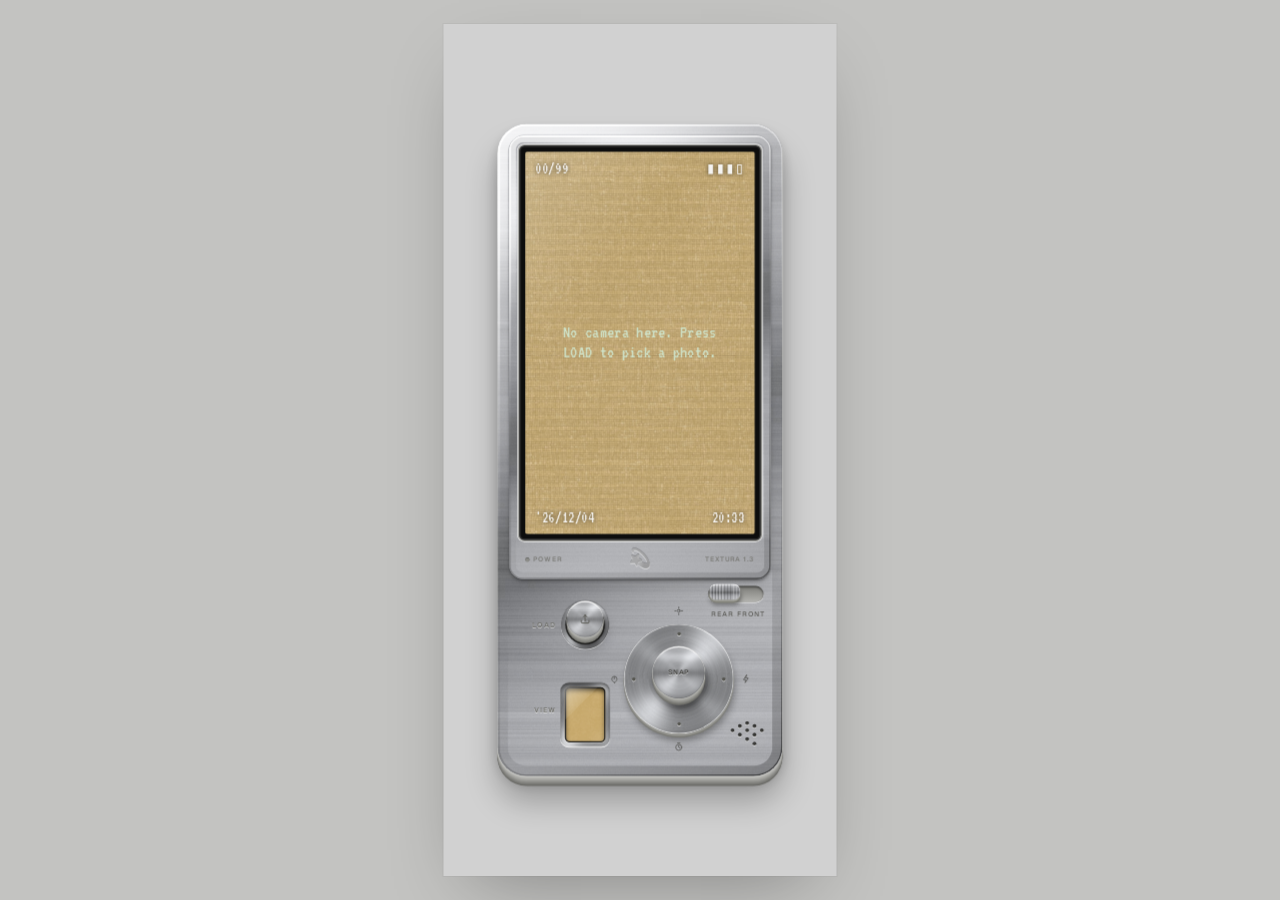
<file: texture-lab/3d.html>
<!DOCTYPE html>
<html lang="en">
<head>
<meta charset="utf-8">
<meta name="viewport" content="width=device-width, initial-scale=1">
<title>Texture Lab · 3D camera</title>
<meta http-equiv="refresh" content="0; url=/texture-lab/?cam3d">
<script>location.replace('/texture-lab/?cam3d' + location.hash);</script>
</head>
<body style="background:#0b0b0b"></body>
</html>
</file>
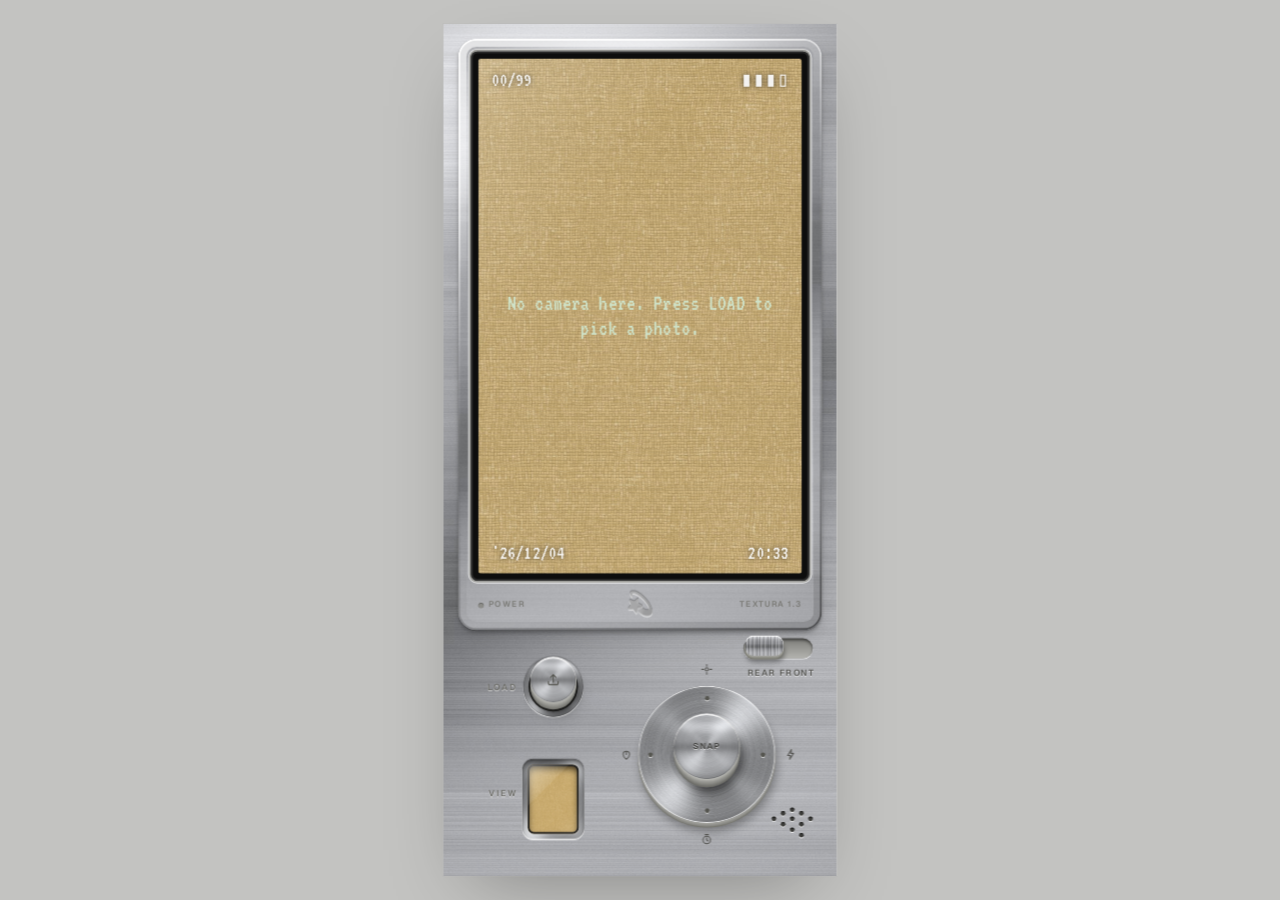
<file: texture-lab/camera.html>
<!DOCTYPE html>
<html lang="en">
<head>
<meta charset="utf-8">
<meta name="viewport" content="width=device-width, initial-scale=1">
<title>Texture Lab · camera</title>
<meta http-equiv="refresh" content="0; url=/texture-lab/?camera">
<script>location.replace('/texture-lab/?camera' + location.hash);</script>
</head>
<body style="background:#d1d1d1"></body>
</html>
</file>
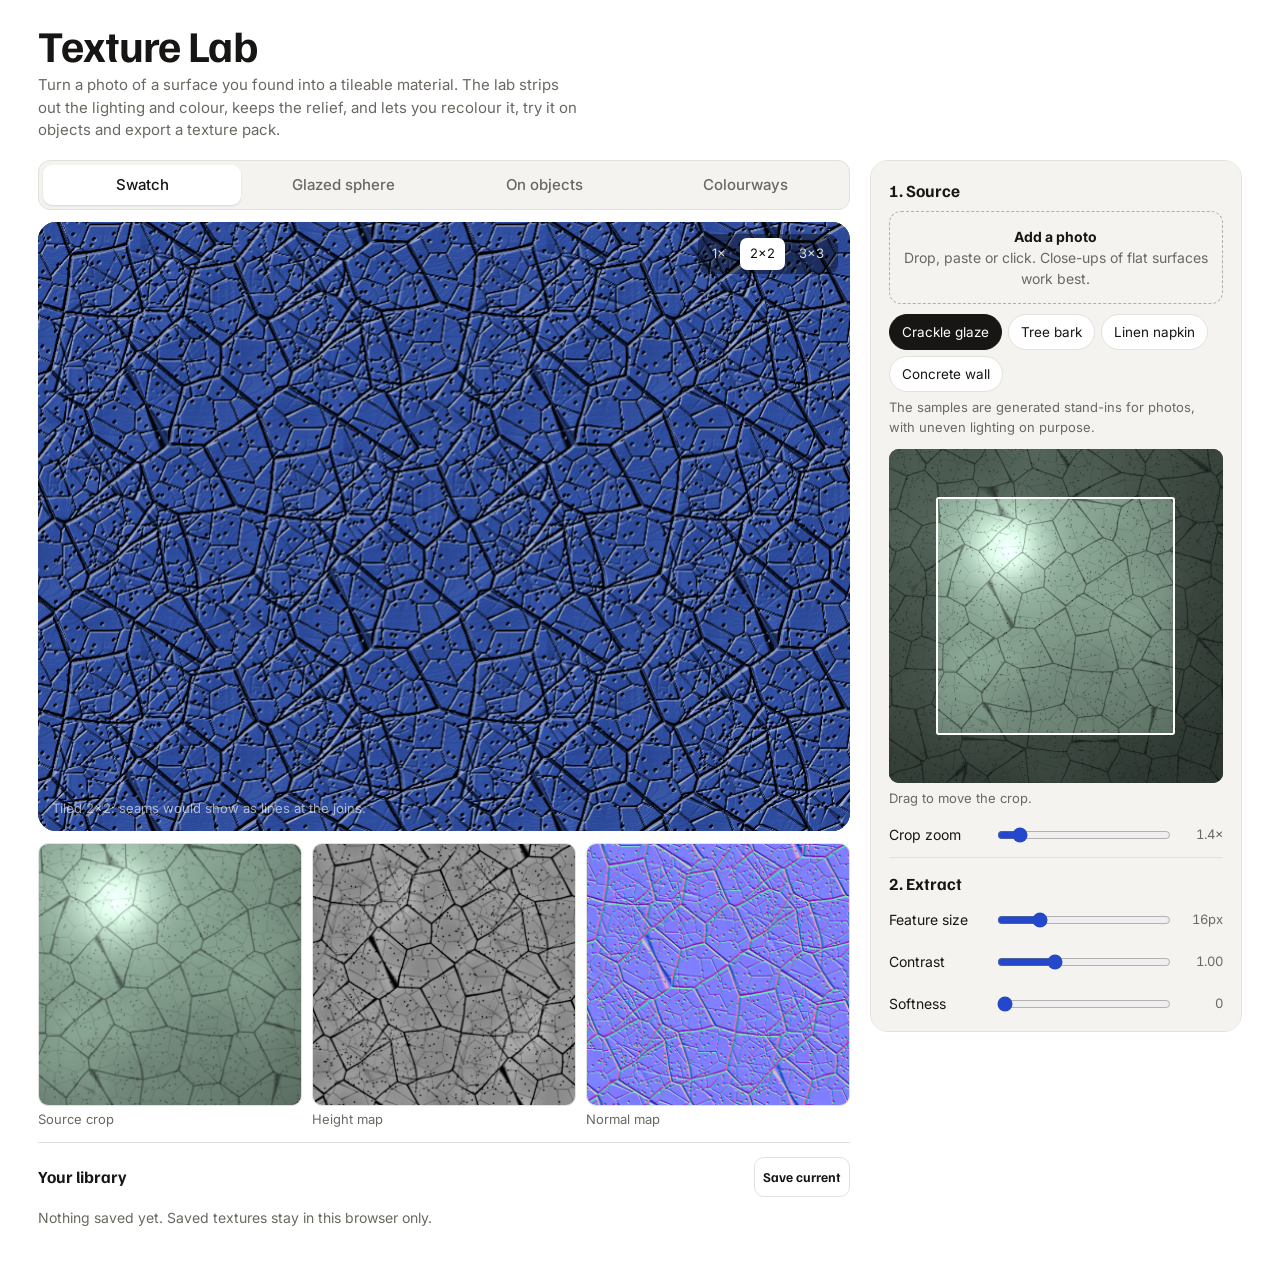
<file: texture-lab/classic.html>
<!DOCTYPE html>
<html lang="en">
<head>
<meta charset="utf-8">
<meta name="viewport" content="width=device-width, initial-scale=1">
<title>Texture Lab</title>
<link rel="preconnect" href="https://fonts.googleapis.com">
<link rel="preconnect" href="https://fonts.gstatic.com" crossorigin>
<link href="https://fonts.googleapis.com/css2?family=Familjen+Grotesk:wght@500;700&family=Inter:wght@400;500;600&display=swap" rel="stylesheet">
<style>
/* VOICE everyday craft tool, calm and exact, like a material library
   IDEA a studio sample bench: photo in, material swatch out, tried on real objects
   PICTURE the live material, large, on a dark studio stage: swatch, glazed sphere, objects, colourways
   COLOUR white or near-black ground, charcoal stage, cobalt accent for actions
   TYPE Familjen Grotesk for titles, Inter for text
   LAYOUT laptop: stage left, controls right; phone: title, stage, controls */
:root{color-scheme:light dark;--bg:light-dark(#ffffff,#121211);--ink:light-dark(#171615,#f0eee9);--muted:light-dark(#6b6862,#a19d95);--panel:light-dark(#f4f3f0,#1c1b1a);--line:light-dark(#e3e1dc,#2f2d2a);--accent:light-dark(#2448c9,#8aa4ff);--accent-ink:light-dark(#fff,#0d1330);--stage:#252321}
:root[data-theme=light]{color-scheme:light}
:root[data-theme=dark]{color-scheme:dark}
*{box-sizing:border-box;min-width:0}
html,body{margin:0}
body{background:var(--bg);color:var(--ink);font:15px/1.5 Inter,ui-sans-serif,system-ui,sans-serif;overflow-x:clip;-webkit-font-smoothing:antialiased}
button,input,select{font:inherit;color:inherit}
.wrap{max-width:1360px;margin:0 auto;padding:22px max(3vw,16px) 48px}
header{display:flex;justify-content:space-between;align-items:flex-end;gap:16px;flex-wrap:wrap;margin-bottom:18px}
h1{font:700 clamp(32px,4vw,44px)/1.05 "Familjen Grotesk",Inter,sans-serif;letter-spacing:-.02em;margin:0}
.lede{color:var(--muted);margin:6px 0 0;max-width:60ch}
.main{display:grid;grid-template-columns:minmax(0,1fr) 372px;gap:20px;align-items:start}
@media(max-width:900px){.main{grid-template-columns:minmax(0,1fr)}}
.stagebox{display:flex;flex-direction:column;gap:12px}
.tabs{display:flex;gap:4px;background:var(--panel);border:1px solid var(--line);border-radius:12px;padding:4px;flex-wrap:wrap}
.tabs button{flex:1;border:0;background:none;border-radius:9px;padding:9px 12px;min-height:40px;cursor:pointer;color:var(--muted);font-weight:500;white-space:nowrap}
.tabs button[aria-pressed=true]{background:var(--bg);color:var(--ink);box-shadow:0 1px 2px rgba(0,0,0,.12)}
.stage{position:relative;background:radial-gradient(120% 90% at 30% 20%,#3a3733,var(--stage) 60%,#181715);border-radius:18px;overflow:hidden;aspect-ratio:4/3;max-height:72vh;width:100%}
@media(max-width:600px){.stage{aspect-ratio:1}}
.stage canvas{position:absolute;inset:0;width:100%;height:100%;display:block}
.view{position:absolute;inset:0;display:none}
.view.on{display:block}
.stage-note{position:absolute;left:14px;bottom:12px;color:rgba(255,255,255,.62);font-size:13px;pointer-events:none}
.repeat{position:absolute;right:12px;top:12px;display:flex;gap:4px;background:rgba(0,0,0,.4);border-radius:10px;padding:4px}
.repeat button{border:0;background:none;color:#ddd;border-radius:7px;padding:6px 10px;cursor:pointer;font-size:13px}
.repeat button[aria-pressed=true]{background:#fff;color:#111}
.skin{background-color:#8c8478;background-image:var(--skin);background-size:cover;background-position:center}
/* objects */
.objects{position:absolute;inset:0;display:grid;grid-template-columns:1fr 1fr;place-items:center;padding:5% 6%;gap:4%}
.ob{position:relative;filter:drop-shadow(0 18px 18px rgba(0,0,0,.45))}
.folder{width:min(30vw,230px);aspect-ratio:232/170}
.f-back{position:absolute;inset:0;border-radius:10px;clip-path:polygon(0 0,37% 0,43% 10%,100% 10%,100% 100%,0 100%);filter:brightness(.72)}
.f-paper{position:absolute;left:7%;right:7%;top:3%;height:70%;background:#fbfaf6;border-radius:3px;transform:rotate(-2deg)}
.f-front{position:absolute;left:0;right:0;bottom:0;height:80%;border-radius:5px 5px 10px 10px}
.f-front::after,.env::after,.card::after,.icon::after{content:"";position:absolute;inset:0;border-radius:inherit;background:linear-gradient(180deg,rgba(255,255,255,.22),transparent 35%,transparent 70%,rgba(0,0,0,.16));pointer-events:none}
.env{width:min(31vw,240px);aspect-ratio:3/2;border-radius:6px}
.env-flap{position:absolute;left:0;right:0;top:0;height:60%;clip-path:polygon(0 0,100% 0,50% 100%);filter:brightness(.9) drop-shadow(0 2px 2px rgba(0,0,0,.3))}
.env svg{position:absolute;left:0;top:0;width:100%;height:100%}
.seal{position:absolute;left:50%;top:60%;width:15%;aspect-ratio:1;transform:translate(-50%,-50%);border-radius:50%;background:radial-gradient(circle at 35% 30%,rgba(255,255,255,.5),transparent 45%),#7d2620;box-shadow:inset 0 0 0 3px rgba(0,0,0,.15)}
.card{width:min(30vw,230px);aspect-ratio:85/55;border-radius:8px;display:flex;align-items:flex-end;padding:7%}
.card span{background:#fbfaf6;color:#1b1a18;border-radius:3px;padding:5px 8px;font-size:12px;line-height:1.25;position:relative;z-index:1}
.card b{display:block;font:700 14px "Familjen Grotesk",sans-serif}
.icon{width:min(18vw,128px);aspect-ratio:1;border-radius:24%}
.objects figcaption{color:rgba(255,255,255,.6);font-size:13px;text-align:center;margin-top:10px}
.objects figure{margin:0;display:flex;flex-direction:column;align-items:center}
/* colourways */
.ways{position:absolute;inset:0;display:grid;grid-template-columns:repeat(3,minmax(0,1fr));gap:10px;padding:14px;overflow:auto}
.ways button{border:0;padding:0;border-radius:12px;overflow:hidden;cursor:pointer;position:relative;min-height:90px;background-size:cover;background-position:center;box-shadow:0 8px 18px rgba(0,0,0,.35)}
.ways button span{position:absolute;left:8px;bottom:8px;background:rgba(255,255,255,.92);color:#111;font-size:13px;border-radius:6px;padding:2px 7px}
.ways button:focus-visible{outline:3px solid #fff;outline-offset:-3px}
/* map strip */
.maps{display:grid;grid-template-columns:repeat(3,minmax(0,1fr));gap:10px}
.maps figure{margin:0}
.maps canvas{width:100%;aspect-ratio:1;border-radius:10px;display:block;background:var(--panel);border:1px solid var(--line)}
.maps figcaption{font-size:13px;color:var(--muted);margin-top:4px}
/* library */
.shelf h2,.panel h2{font:700 17px/1.2 "Familjen Grotesk",Inter,sans-serif;margin:0 0 10px;display:flex;justify-content:space-between;align-items:center;gap:8px}
.shelf{border-top:1px solid var(--line);padding-top:14px}
.lib{display:flex;gap:10px;overflow-x:auto;padding-bottom:6px;scroll-snap-type:x mandatory}
.lib .it{flex:none;width:96px;scroll-snap-align:start;position:relative}
.lib .it button.load{border:1px solid var(--line);padding:0;width:96px;height:96px;border-radius:10px;overflow:hidden;cursor:pointer;background:var(--panel);display:block}
.lib .it img{width:100%;height:100%;object-fit:cover;display:block}
.lib .it .nm{font-size:13px;margin-top:4px;white-space:nowrap;overflow:hidden;text-overflow:ellipsis}
.lib .it .del{position:absolute;top:4px;right:4px;width:26px;height:26px;border-radius:50%;border:0;background:rgba(0,0,0,.6);color:#fff;cursor:pointer;font-size:14px;line-height:1}
.empty{color:var(--muted);font-size:14px;margin:0}
/* panel */
.panel{background:var(--panel);border:1px solid var(--line);border-radius:18px;padding:4px 18px 18px}
@media(min-width:901px){.panel{position:sticky;top:14px;max-height:calc(100vh - 28px);overflow:auto}}
.sec{padding:16px 0 6px}
.sec+.sec{border-top:1px solid var(--line)}
.drop{display:block;border:1.5px dashed color-mix(in srgb,var(--ink) 30%,transparent);border-radius:12px;padding:14px;text-align:center;cursor:pointer;font-size:14px;color:var(--muted)}
.drop b{color:var(--ink)}
.drop.over,.drop:hover{border-color:var(--accent);color:var(--ink);background:var(--bg)}
.drop:focus-within{outline:2px solid var(--accent)}
.chips{display:flex;flex-wrap:wrap;gap:6px;margin-top:10px}
.chip{border:1px solid var(--line);background:var(--bg);border-radius:999px;padding:6px 12px;min-height:36px;font-size:13.5px;cursor:pointer}
.chip[aria-pressed=true]{background:var(--ink);color:var(--bg);border-color:var(--ink)}
.src{position:relative;margin-top:12px;border-radius:10px;overflow:hidden;background:#222;touch-action:none;cursor:grab}
.src canvas{display:block;width:100%;height:auto}
.crop{position:absolute;border:2px solid #fff;box-shadow:0 0 0 9999px rgba(0,0,0,.45);border-radius:3px;pointer-events:none}
.hint{font-size:13px;color:var(--muted);margin:6px 0 0}
.row{display:grid;grid-template-columns:96px minmax(0,1fr) 44px;align-items:center;gap:10px;margin-top:10px;font-size:14px}
.row output{text-align:right;color:var(--muted);font-variant-numeric:tabular-nums;font-size:13px}
input[type=range]{width:100%;accent-color:var(--accent);height:28px}
.checks{display:flex;gap:18px;margin-top:12px;font-size:14px}
.checks label{display:flex;gap:7px;align-items:center;cursor:pointer}
.checks input{width:18px;height:18px;accent-color:var(--accent)}
.seg{display:flex;background:var(--bg);border:1px solid var(--line);border-radius:10px;padding:3px;gap:2px}
.seg button{flex:1;border:0;background:none;border-radius:7px;padding:7px 6px;min-height:36px;cursor:pointer;color:var(--muted);font-size:13.5px;white-space:nowrap}
.seg button[aria-pressed=true]{background:var(--ink);color:var(--bg)}
.swatches{display:grid;grid-template-columns:repeat(8,minmax(0,1fr));gap:6px;margin-top:10px}
.swatches button{aspect-ratio:1;border-radius:50%;border:0;cursor:pointer;box-shadow:inset 0 0 0 1px rgba(0,0,0,.12)}
.swatches button[aria-pressed=true]{outline:2px solid var(--ink);outline-offset:2px}
.colors{display:flex;gap:10px;align-items:center;margin-top:10px;font-size:14px}
.colors input[type=color]{width:40px;height:40px;border:1px solid var(--line);border-radius:10px;padding:2px;background:var(--bg);cursor:pointer}
.field{display:flex;flex-direction:column;gap:4px;font-size:14px;margin-top:4px}
.field input{border:1px solid var(--line);border-radius:10px;padding:9px 11px;background:var(--bg);font-size:16px}
.btns{display:grid;grid-template-columns:repeat(3,minmax(0,1fr));gap:6px;margin-top:8px}
.btn{border:1px solid var(--line);background:var(--bg);border-radius:10px;min-height:40px;padding:6px 8px;cursor:pointer;font-size:13.5px}
.btn:hover{border-color:var(--muted)}
.primary{width:100%;border:0;background:var(--accent);color:var(--accent-ink);border-radius:12px;min-height:46px;font-weight:600;cursor:pointer;margin-top:12px}
.primary:disabled{opacity:.5;cursor:wait}
button:focus-visible,input:focus-visible{outline:2px solid var(--accent);outline-offset:2px}
.code{position:relative;margin-top:12px}
pre{overflow-x:auto;background:var(--bg);border:1px solid var(--line);border-radius:10px;padding:10px 12px;font:12.5px/1.5 ui-monospace,SFMono-Regular,Menlo,monospace;margin:0}
.code .btn{position:absolute;top:6px;right:6px;min-height:30px;padding:3px 10px}
.toast{position:fixed;left:50%;bottom:20px;transform:translate(-50%,20px);background:var(--ink);color:var(--bg);padding:9px 14px;border-radius:999px;font-size:14px;opacity:0;transition:.25s;pointer-events:none;z-index:9;max-width:90vw}
.toast.show{opacity:1;transform:translate(-50%,0)}
@media(prefers-reduced-motion:reduce){.toast{transition:none}}
@media(max-width:600px){.row{grid-template-columns:84px minmax(0,1fr) 40px}.objects{padding:6% 4%}.folder,.env,.card{width:40vw}.icon{width:24vw}.ways{grid-template-columns:repeat(2,minmax(0,1fr))}.tabs{display:grid;grid-template-columns:1fr 1fr}.tabs button{padding:8px 6px}}
</style>
</head>
<body>
<div class="wrap">
  <header>
    <div>
      <h1>Texture Lab</h1>
      <p class="lede">Turn a photo of a surface you found into a tileable material. The lab strips out the lighting and colour, keeps the relief, and lets you recolour it, try it on objects and export a texture pack.</p>
    </div>
  </header>

  <div class="main">
    <section class="stagebox" aria-label="Preview">
      <div class="tabs" id="tabs" role="group" aria-label="Preview mode">
        <button data-v="swatch" aria-pressed="true">Swatch</button>
        <button data-v="sphere" aria-pressed="false">Glazed sphere</button>
        <button data-v="objects" aria-pressed="false">On objects</button>
        <button data-v="ways" aria-pressed="false">Colourways</button>
      </div>
      <div class="stage" id="stage">
        <div class="view on" id="v-swatch"><canvas id="swatchCv"></canvas>
          <div class="repeat" id="repeat" role="group" aria-label="Repeat">
            <button data-r="1" aria-pressed="false">1×</button><button data-r="2" aria-pressed="true">2×2</button><button data-r="3" aria-pressed="false">3×3</button>
          </div>
          <div class="stage-note" id="tileNote">Tiled 2×2: seams would show as lines at the joins.</div>
        </div>
        <div class="view" id="v-sphere"><canvas id="sphereCv"></canvas><div class="stage-note">Lit from the height map. Change light angle and gloss in Colour.</div></div>
        <div class="view" id="v-objects">
          <div class="objects">
            <figure><div class="ob folder"><div class="f-back skin"></div><div class="f-paper"></div><div class="f-front skin"></div></div><figcaption>Folder</figcaption></figure>
            <figure><div class="ob env skin"><svg viewBox="0 0 100 100" preserveAspectRatio="none" aria-hidden="true"><path d="M0 100 L50 55 L100 100" fill="none" stroke="rgba(0,0,0,.25)" vector-effect="non-scaling-stroke"/></svg><div class="env-flap skin"></div><div class="seal"></div></div><figcaption>Envelope</figcaption></figure>
            <figure><div class="ob card skin"><span><b id="cardName">Crackle glaze</b>Material sample</span></div><figcaption>Business card</figcaption></figure>
            <figure><div class="ob icon skin"></div><figcaption>App icon</figcaption></figure>
          </div>
        </div>
        <div class="view" id="v-ways"><div class="ways" id="ways"></div></div>
      </div>
      <div class="maps">
        <figure><canvas id="mapSrc" width="256" height="256"></canvas><figcaption>Source crop</figcaption></figure>
        <figure><canvas id="mapH" width="256" height="256"></canvas><figcaption>Height map</figcaption></figure>
        <figure><canvas id="mapN" width="256" height="256"></canvas><figcaption>Normal map</figcaption></figure>
      </div>
      <div class="shelf">
        <h2>Your library <button class="btn" id="saveLib">Save current</button></h2>
        <div class="lib" id="lib"></div>
      </div>
    </section>

    <aside class="panel" aria-label="Controls">
      <div class="sec">
        <h2>1. Source</h2>
        <label class="drop" id="drop"><input type="file" id="file" accept="image/*" hidden><b>Add a photo</b><br>Drop, paste or click. Close-ups of flat surfaces work best.</label>
        <div class="chips" id="samples" role="group" aria-label="Samples"></div>
        <p class="hint">The samples are generated stand-ins for photos, with uneven lighting on purpose.</p>
        <div class="src" id="srcBox"><canvas id="srcCv"></canvas><div class="crop" id="crop"></div></div>
        <p class="hint">Drag to move the crop.</p>
        <div class="row"><label for="zoom">Crop zoom</label><input type="range" id="zoom" min="1" max="5" step="0.05" value="1.4"><output id="zoomO"></output></div>
      </div>

      <div class="sec">
        <h2>2. Extract</h2>
        <div class="row"><label for="detail">Feature size</label><input type="range" id="detail" min="2" max="64" step="1" value="16"><output id="detailO"></output></div>
        <div class="row"><label for="contrast">Contrast</label><input type="range" id="contrast" min="0.3" max="2.5" step="0.05" value="1"><output id="contrastO"></output></div>
        <div class="row"><label for="soft">Softness</label><input type="range" id="soft" min="0" max="4" step="1" value="0"><output id="softO"></output></div>
        <div class="checks"><label><input type="checkbox" id="invert"> Invert</label><label><input type="checkbox" id="seamless" checked> Seamless tile</label></div>
      </div>

      <div class="sec">
        <h2>3. Colour</h2>
        <div class="seg" id="baseSeg" role="group" aria-label="Base">
          <button data-b="solid" aria-pressed="true">Solid</button><button data-b="gradient" aria-pressed="false">Gradient</button><button data-b="photo" aria-pressed="false">Photo colour</button>
        </div>
        <div class="swatches" id="swatches" role="group" aria-label="Colour presets"></div>
        <div class="colors"><input type="color" id="c1" aria-label="Colour 1"><input type="color" id="c2" aria-label="Colour 2"><span class="hint" id="cHint" style="margin:0"></span></div>
        <div class="row" style="grid-template-columns:96px minmax(0,1fr)"><span>Blend</span>
          <div class="seg" id="blendSeg" role="group" aria-label="Blend"><button data-m="relief" aria-pressed="true">Relief</button><button data-m="soft" aria-pressed="false">Soft light</button><button data-m="multiply" aria-pressed="false">Multiply</button></div>
        </div>
        <div class="row"><label for="strength">Strength</label><input type="range" id="strength" min="0" max="1" step="0.01" value="0.75"><output id="strengthO"></output></div>
        <div class="row"><label for="depth">Depth</label><input type="range" id="depth" min="1" max="16" step="0.5" value="7"><output id="depthO"></output></div>
        <div class="row"><label for="az">Light angle</label><input type="range" id="az" min="0" max="355" step="5" value="225"><output id="azO"></output></div>
        <div class="row"><label for="gloss">Gloss</label><input type="range" id="gloss" min="0" max="1" step="0.05" value="0.5"><output id="glossO"></output></div>
      </div>

      <div class="sec">
        <h2>4. Export</h2>
        <div class="field"><label for="tname">Texture name</label><input id="tname" value="crackle-glaze" autocomplete="off"></div>
        <button class="primary" id="dlPack">Download texture pack (.zip)</button>
        <div class="btns"><button class="btn" id="dlHeight">Height PNG</button><button class="btn" id="dlNormal">Normal PNG</button><button class="btn" id="dlSkin">Coloured PNG</button></div>
        <p class="hint">The pack holds the height, normal and coloured maps, the source crop, settings JSON and a README with Figma and CSS steps. Maps tile when Seamless is on and the base is Solid or Photo colour.</p>
        <div class="code"><pre id="css"></pre><button class="btn" id="copyCss">Copy</button></div>
        <p class="hint">Recolour in CSS: the height map over any colour, blended with soft-light.</p>
      </div>
    </aside>
  </div>
</div>
<div class="toast" id="toast" role="status"></div>

<script>
{
/* ================= engine ================= */
const S = 512, M = S - 1;
const mod = (a, n) => ((a % n) + n) % n, lerp = (a, b, t) => a + (b - a) * t;
const clamp01 = v => v < 0 ? 0 : v > 1 ? 1 : v;
const smooth = (a, b, x) => { const t = clamp01((x - a) / (b - a)); return t * t * (3 - 2 * t); };
const fade = t => t * t * t * (t * (t * 6 - 15) + 10);
function hash2(x, y, s) {
  let h = (Math.imul(x, 374761393) + Math.imul(y, 668265263) + Math.imul(s, 982451653)) | 0;
  h = Math.imul(h ^ (h >>> 13), 1274126177); h ^= h >>> 16; return (h >>> 0) / 4294967296;
}
function vnoise(x, y, p, s) {
  const ix = Math.floor(x), iy = Math.floor(y), fx = fade(x - ix), fy = fade(y - iy);
  const x0 = mod(ix, p), x1 = mod(ix + 1, p), y0 = mod(iy, p), y1 = mod(iy + 1, p);
  return lerp(lerp(hash2(x0, y0, s), hash2(x1, y0, s), fx), lerp(hash2(x0, y1, s), hash2(x1, y1, s), fx), fy);
}
function fbm(x, y, oct, s) { let a = .5, t = 0, sum = 0, f = 1; for (let i = 0; i < oct; i++) { sum += a * vnoise(x * f, y * f, 4096, s + i * 31); t += a; a *= .5; f *= 2; } return sum / t; }
let VF1 = 0, VF2 = 0, VID = 0;
function voronoi(x, y, s) {
  const cx = Math.floor(x), cy = Math.floor(y); let f1 = 9, f2 = 9, id = 0;
  for (let dy = -1; dy <= 1; dy++) for (let dx = -1; dx <= 1; dx++) {
    const gx = cx + dx, gy = cy + dy, px = gx + hash2(gx, gy, s), py = gy + hash2(gx, gy, s + 7), d = Math.hypot(px - x, py - y);
    if (d < f1) { f2 = f1; f1 = d; id = gx * 977 + gy; } else if (d < f2) f2 = d;
  }
  VF1 = f1; VF2 = f2; VID = id;
}
function boxBlur(src, r, passes = 3) {
  const tmp = new Float32Array(S * S), out = new Float32Array(src), w = 2 * r + 1;
  for (let p = 0; p < passes; p++) {
    for (let y = 0; y < S; y++) { const o = y * S; let a = 0;
      for (let k = -r; k <= r; k++) a += out[o + Math.min(M, Math.max(0, k))];
      for (let x = 0; x < S; x++) { tmp[o + x] = a / w; a += out[o + Math.min(M, x + r + 1)] - out[o + Math.max(0, x - r)]; } }
    for (let x = 0; x < S; x++) { let a = 0;
      for (let k = -r; k <= r; k++) a += tmp[Math.min(M, Math.max(0, k)) * S + x];
      for (let y = 0; y < S; y++) { out[y * S + x] = a / w; a += tmp[Math.min(M, y + r + 1) * S + x] - tmp[Math.max(0, y - r) * S + x]; } }
  }
  return out;
}
const SW = new Float32Array(S * S);
for (let y = 0; y < S; y++) for (let x = 0; x < S; x++) {
  const a = Math.min(x, M - x, y, M - y) + .5, b = Math.min(Math.abs(x - S / 2), Math.abs(y - S / 2)) + .5;
  SW[y * S + x] = a * a / (a * a + b * b);
}
const sh = (x, y) => ((y + S / 2) & M) * S + ((x + S / 2) & M);

// photo -> { height, albedo } ; lighting removed by high-pass, colour flattened by dividing out the blur
function extract(crop, o) {
  const d = crop.getContext('2d', { willReadFrequently: true }).getImageData(0, 0, S, S).data;
  let L = new Float32Array(S * S);
  for (let i = 0; i < S * S; i++) L[i] = (.2126 * d[i * 4] + .7152 * d[i * 4 + 1] + .0722 * d[i * 4 + 2]) / 255;
  if (o.soft > 0) L = boxBlur(L, o.soft, 1);
  const B = boxBlur(L, o.detail);
  let mean = 0, sq = 0, Lm = 0; const H = new Float32Array(S * S);
  for (let i = 0; i < S * S; i++) { H[i] = L[i] - B[i]; mean += H[i]; Lm += B[i]; }
  mean /= S * S; Lm /= S * S;
  for (let i = 0; i < S * S; i++) sq += (H[i] - mean) ** 2;
  const std = Math.sqrt(sq / (S * S)) + 1e-5;
  for (let i = 0; i < S * S; i++) { const v = .5 + (H[i] - mean) / std * .16 * o.contrast; H[i] = o.invert ? 1 - v : v; }
  const A = new Uint8ClampedArray(S * S * 4);
  for (let i = 0; i < S * S; i++) { const k = Lm / Math.max(.04, B[i]); A[i * 4] = d[i * 4] * k; A[i * 4 + 1] = d[i * 4 + 1] * k; A[i * 4 + 2] = d[i * 4 + 2] * k; A[i * 4 + 3] = 255; }
  if (!o.seamless) { for (let i = 0; i < S * S; i++) H[i] = clamp01(H[i]); return { height: H, albedo: A }; }
  const H2 = new Float32Array(S * S), A2 = new Uint8ClampedArray(S * S * 4);
  for (let y = 0; y < S; y++) for (let x = 0; x < S; x++) {
    const i = y * S + x, j = sh(x, y), a = SW[i], b = 1 - a;
    H2[i] = clamp01(.5 + (a * H[i] + b * H[j] - .5) / Math.sqrt(a * a + b * b));
    for (let c = 0; c < 3; c++) A2[i * 4 + c] = a * A[i * 4 + c] + b * A[j * 4 + c];
    A2[i * 4 + 3] = 255;
  }
  return { height: H2, albedo: A2 };
}
const hex2rgb = h => { const n = parseInt(h.slice(1), 16); return [(n >> 16) & 255, (n >> 8) & 255, n & 255]; };
function baseFill(st, photoAlbedo, colorOverride) {
  if (st.base === 'photo' && !colorOverride) return photoAlbedo;
  const a = hex2rgb(colorOverride || st.c1), b = hex2rgb(colorOverride ? colorOverride : st.c2), out = new Uint8ClampedArray(S * S * 4);
  const grad = st.base === 'gradient' && !colorOverride;
  for (let y = 0; y < S; y++) for (let x = 0; x < S; x++) {
    const t = grad ? smooth(0, 1, (x + y) / (2 * S)) : 0, j = (y * S + x) * 4;
    out[j] = lerp(a[0], b[0], t); out[j + 1] = lerp(a[1], b[1], t); out[j + 2] = lerp(a[2], b[2], t); out[j + 3] = 255;
  }
  return out;
}
function lightVec(az, el = .62) { const r = Math.sqrt(1 - el * el), v = [Math.cos(az) * r, Math.sin(az) * r, el]; return v; }
function softLight(b, s) { if (s < .5) return b - (1 - 2 * s) * b * (1 - b); const D = b <= .25 ? ((16 * b - 12) * b + 4) * b : Math.sqrt(b); return b + (2 * s - 1) * (D - b); }
function compose(base, h, st, mode = st.blend) {
  const out = new Uint8ClampedArray(base), k = st.strength, D = st.depth, [Lx, Ly, Lz] = lightVec(st.az * Math.PI / 180);
  for (let y = 0; y < S; y++) for (let x = 0; x < S; x++) {
    const i = y * S + x, j = i * 4, hv = h[i];
    let r = base[j] / 255, g = base[j + 1] / 255, b = base[j + 2] / 255;
    if (mode === 'relief') {
      const dx = h[y * S + ((x + 1) & M)] - h[y * S + ((x - 1) & M)], dy = h[((y + 1) & M) * S + x] - h[((y - 1) & M) * S + x];
      const nx = -dx * D, ny = -dy * D, len = Math.sqrt(nx * nx + ny * ny + 1);
      const s = ((nx * Lx + ny * Ly + Lz) / len - Lz) * 2.4 * k, al = 1 + (hv - .5) * .9 * k;
      const f = c => { c *= al; return s > 0 ? c + s * (1 - c) * .85 : c * (1 + s); };
      r = f(r); g = f(g); b = f(b);
    } else if (mode === 'soft') {
      const s = clamp01(.5 + (hv - .5) * 1.8);
      r = lerp(r, softLight(r, s), k); g = lerp(g, softLight(g, s), k); b = lerp(b, softLight(b, s), k);
    } else if (mode === 'multiply') {
      const m = lerp(1, clamp01(hv * 1.3 + .2), k); r *= m; g *= m; b *= m;
    } else { const al = 1 + (hv - .5) * .9 * k; r *= al; g *= al; b *= al; } // albedo only
    out[j] = r * 255; out[j + 1] = g * 255; out[j + 2] = b * 255;
  }
  return out;
}
function toCanvas(px) { const c = document.createElement('canvas'); c.width = c.height = S; c.getContext('2d').putImageData(new ImageData(px, S, S), 0, 0); return c; }
function heightCanvas(h) { const px = new Uint8ClampedArray(S * S * 4); for (let i = 0; i < S * S; i++) { px[i * 4] = px[i * 4 + 1] = px[i * 4 + 2] = h[i] * 255; px[i * 4 + 3] = 255; } return toCanvas(px); }
function normalCanvas(h, D) {
  const px = new Uint8ClampedArray(S * S * 4);
  for (let y = 0; y < S; y++) for (let x = 0; x < S; x++) {
    const dx = h[y * S + ((x + 1) & M)] - h[y * S + ((x - 1) & M)], dy = h[((y + 1) & M) * S + x] - h[((y - 1) & M) * S + x];
    const nx = -dx * D, ny = dy * D, l = Math.hypot(nx, ny, 1), j = (y * S + x) * 4;
    px[j] = (nx / l * .5 + .5) * 255; px[j + 1] = (ny / l * .5 + .5) * 255; px[j + 2] = (1 / l * .5 + .5) * 255; px[j + 3] = 255;
  }
  return toCanvas(px);
}

/* ============ samples: generated stand-ins for photos, with uneven light ============ */
const SAMPLES = {
  crackle: { name: 'Crackle glaze', c: '#9dbfa6', f(u, v) {
    const n = fbm(u * 4, v * 4, 4, 3); voronoi(u * 9 + .3 * n, v * 9 + .3 * n, 5); const c1 = 1 - smooth(0, .05, VF2 - VF1);
    voronoi(u * 20, v * 20, 9); const c2 = 1 - smooth(0, .04, VF2 - VF1); voronoi(u * 90, v * 90, 13); const sp = hash2(VID, 1, 2) > .8 ? 1 - smooth(.1, .25, VF1) : 0;
    const t = (.85 + .25 * n) * (1 - .45 * c1 - .2 * c2 - .4 * sp); return [154 * t, 186 * t, 166 * t, .35]; } },
  bark: { name: 'Tree bark', c: '#8a6a4f', f(u, v) {
    const w = fbm(u * 2, v * 5, 3, 4), r = Math.abs(Math.sin((u * 13 + 1.6 * w) * Math.PI)), hh = Math.pow(r, .45) * (.7 + .4 * fbm(u * 20, v * 3, 3, 8));
    return [112 * (.35 + .75 * hh), 82 * (.35 + .75 * hh), 60 * (.35 + .75 * hh), 0]; } },
  linen: { name: 'Linen napkin', c: '#d8cfbf', f(u, v) {
    const n = 110, a = u * n, b = v * n, ov = (Math.floor(a) + Math.floor(b)) & 1, th = Math.sin(Math.PI * (b % 1)), tv = Math.sin(Math.PI * (a % 1));
    const t = (.7 + .3 * (ov ? th : tv)) * (.85 + .15 * Math.sin(u * 7 + v * 4 + 3 * fbm(u * 2, v * 2, 3, 5))) * (.92 + .16 * fbm(u * 30, v * 3, 2, 6));
    return [216 * t, 206 * t, 190 * t, 0]; } },
  concrete: { name: 'Concrete wall', c: '#9a9690', f(u, v) {
    let t = .82 + .3 * (fbm(u * 8, v * 8, 5, 21) - .5) + .1 * (hash2(Math.floor(u * 640), Math.floor(v * 640), 3) - .5);
    voronoi(u * 45, v * 45, 33); if (hash2(VID, 4, 1) > .62) t *= .55 + .45 * smooth(.05, .22, VF1);
    return [152 * t, 149 * t, 143 * t, 0]; } },
};
function makeSample(key) {
  const W = 640, c = document.createElement('canvas'); c.width = c.height = W; const g = c.getContext('2d'), im = g.createImageData(W, W), d = im.data, s = SAMPLES[key];
  for (let y = 0; y < W; y++) for (let x = 0; x < W; x++) {
    const u = x / W, v = y / W, [r, gg, b, spec] = s.f(u, v);
    const light = .5 + .6 * clamp01(1 - Math.hypot(u - .28, v - .22) * .95), hl = spec * Math.exp(-((u - .35) ** 2 + (v - .3) ** 2) / .012);
    const j = (y * W + x) * 4; d[j] = r * light + 255 * hl; d[j + 1] = gg * light + 255 * hl; d[j + 2] = b * light + 255 * hl; d[j + 3] = 255;
  }
  g.putImageData(im, 0, 0); return c;
}

/* ================= state ================= */
const COLORS = [['Celadon', '#9dbfa6'], ['Cobalt', '#2c4a9a'], ['Terracotta', '#c4623a'], ['Ochre', '#d1a03c'], ['Ink', '#262a31'], ['Bone', '#e8e1d3'], ['Rose', '#d98f8f'], ['Moss', '#5d6a42']];
const st = { source: 'crackle', name: 'crackle-glaze', zoom: 1.4, cx: .5, cy: .5, detail: 16, contrast: 1, soft: 0, invert: false, seamless: true,
  base: 'solid', c1: '#2c4a9a', c2: '#9dbfa6', blend: 'relief', strength: .75, depth: 7, az: 225, gloss: .5 };
let srcImg = null, crop = null, ex = null, skin = null, view = 'swatch', rep = 2;
const $ = id => document.getElementById(id);
const toast = msg => { const t = $('toast'); t.textContent = msg; t.classList.add('show'); clearTimeout(toast.t); toast.t = setTimeout(() => t.classList.remove('show'), 2600); };
const esc = s => String(s).replace(/[&<>"']/g, c => ({ '&': '&amp;', '<': '&lt;', '>': '&gt;', '"': '&quot;', "'": '&#39;' }[c]));
const slug = s => (s || 'texture').toLowerCase().replace(/[^a-z0-9]+/g, '-').replace(/^-|-$/g, '') || 'texture';

/* ================= pipeline ================= */
function makeCrop() {
  const iw = srcImg.naturalWidth || srcImg.width, ih = srcImg.naturalHeight || srcImg.height, side = Math.min(iw, ih) / st.zoom;
  const sx = Math.min(iw - side, Math.max(0, st.cx * iw - side / 2)), sy = Math.min(ih - side, Math.max(0, st.cy * ih - side / 2));
  crop = document.createElement('canvas'); crop.width = crop.height = S;
  crop.getContext('2d', { willReadFrequently: true }).drawImage(srcImg, sx, sy, side, side, 0, 0, S, S);
  const box = $('srcBox'), cv = $('srcCv'), bw = box.clientWidth || 300;
  const r = $('crop'); r.style.left = sx / iw * 100 + '%'; r.style.top = sy / ih * 100 + '%'; r.style.width = side / iw * 100 + '%'; r.style.height = side / ih * 100 + '%';
}
function drawSourcePreview() {
  const cv = $('srcCv'), iw = srcImg.naturalWidth || srcImg.width, ih = srcImg.naturalHeight || srcImg.height, w = 600;
  cv.width = w; cv.height = Math.round(w * ih / iw); cv.getContext('2d').drawImage(srcImg, 0, 0, cv.width, cv.height);
}
let tE = 0, tC = 0;
function runExtract() { makeCrop(); ex = extract(crop, st); runColour(); drawMaps(); }
function runColour() { skin = compose(baseFill(st, ex.albedo), ex.height, st); paint(); }
const schedExtract = () => { clearTimeout(tE); tE = setTimeout(runExtract, 40); };
const schedColour = () => { clearTimeout(tC); tC = setTimeout(runColour, 16); };
function drawMaps() {
  $('mapSrc').getContext('2d').drawImage(crop, 0, 0, 256, 256);
  $('mapH').getContext('2d').drawImage(heightCanvas(ex.height), 0, 0, 256, 256);
  $('mapN').getContext('2d').drawImage(normalCanvas(ex.height, st.depth), 0, 0, 256, 256);
}
function fitCanvas(cv, cap = 1400) {
  const r = cv.getBoundingClientRect(), dpr = Math.min(2, window.devicePixelRatio || 1);
  cv.width = Math.max(1, Math.min(cap, Math.round(r.width * dpr))); cv.height = Math.max(1, Math.min(cap, Math.round(r.height * dpr)));
}
function paint() {
  if (!skin) return;
  const sc = toCanvas(skin);
  if (view === 'swatch') {
    const cv = $('swatchCv'); fitCanvas(cv); const g = cv.getContext('2d'), size = Math.max(cv.width, cv.height) / rep;
    for (let y = 0; y * size < cv.height; y++) for (let x = 0; x * size < cv.width; x++) g.drawImage(sc, x * size, y * size, size + .5, size + .5);
    $('tileNote').textContent = rep === 1 ? 'One tile.' : `Tiled ${rep}×${rep}: seams would show as lines at the joins.`;
  } else if (view === 'sphere') drawSphere();
  else if (view === 'objects') { const url = sc.toDataURL('image/jpeg', .9); $('v-objects').style.setProperty('--skin', `url(${url})`); }
  else drawWays();
}
function drawSphere() {
  const cv = $('sphereCv'); fitCanvas(cv, 1100); const g = cv.getContext('2d'), W = cv.width, Hh = cv.height;
  g.clearRect(0, 0, W, Hh);
  const R = Math.round(Math.min(W, Hh) * .36), D = 2 * R, cx = W / 2, cy = Hh * .47;
  g.fillStyle = 'rgba(0,0,0,.45)'; g.beginPath(); g.ellipse(cx + R * .15, cy + R * 1.02, R * .95, R * .16, 0, 0, Math.PI * 2); g.filter = `blur(${R * .08}px)`; g.fill(); g.filter = 'none';
  const alb = compose(baseFill(st, ex.albedo), ex.height, st, 'albedo'), h = ex.height, im = g.createImageData(D, D), d = im.data;
  const L = lightVec(st.az * Math.PI / 180, .55), Hv = (() => { const v = [L[0], L[1], L[2] + 1], n = Math.hypot(...v); return v.map(a => a / n); })();
  const k = st.strength * st.depth * .9, gl = st.gloss, shin = 12 + gl * 90;
  for (let j = 0; j < D; j++) for (let i = 0; i < D; i++) {
    const x = (i + .5) / R - 1, y = (j + .5) / R - 1, r2 = x * x + y * y; if (r2 > 1) continue;
    const z = Math.sqrt(1 - r2), tx = Math.floor((Math.atan2(x, z) / Math.PI * .5 + .5) * 2 * S) & M, ty = Math.floor((Math.asin(y) / Math.PI + .5) * S) & M;
    const gx = h[ty * S + ((tx + 1) & M)] - h[ty * S + ((tx - 1) & M)], gy = h[((ty + 1) & M) * S + tx] - h[((ty - 1) & M) * S + tx];
    const tl = Math.hypot(z, x) || 1, Tx = z / tl, Tz = -x / tl; // tangent along u
    const Bx = y * Tz, By = z * Tx - x * Tz, Bz = -y * Tx;     // N x T
    let nx = x - (Tx * gx + Bx * gy) * k, ny = y - (By * gy) * k, nz = z - (Tz * gx + Bz * gy) * k; const nl = Math.hypot(nx, ny, nz); nx /= nl; ny /= nl; nz /= nl;
    const dif = Math.max(0, nx * L[0] + ny * L[1] + nz * L[2]), sp = Math.pow(Math.max(0, nx * Hv[0] + ny * Hv[1] + nz * Hv[2]), shin) * gl * .9;
    const rim = Math.pow(1 - z, 3) * .25, a = .22 + dif * .9, p = (ty * S + tx) * 4, o = (j * D + i) * 4;
    d[o] = alb[p] * a + 255 * (sp + rim * .4); d[o + 1] = alb[p + 1] * a + 255 * (sp + rim * .4); d[o + 2] = alb[p + 2] * a + 255 * (sp + rim * .5);
    d[o + 3] = 255 * clamp01((1 - Math.sqrt(r2)) * R * 1.5);
  }
  const off = document.createElement('canvas'); off.width = off.height = D; off.getContext('2d').putImageData(im, 0, 0);
  g.drawImage(off, cx - R, cy - R);
}
function drawWays() {
  $('ways').innerHTML = COLORS.slice(0, 6).map(([n, c]) => {
    const url = toCanvas(compose(baseFill(st, ex.albedo, c), ex.height, st)).toDataURL('image/jpeg', .85);
    return `<button data-c="${c}" style="background-image:url(${url})" aria-label="Use ${n}"><span>${n}</span></button>`;
  }).join('');
}

/* ================= controls ================= */
function syncUI() {
  const fmt = { zoom: v => v.toFixed(1) + '×', detail: v => v + 'px', contrast: v => v.toFixed(2), soft: v => v, strength: v => Math.round(v * 100), depth: v => v, az: v => v + '°', gloss: v => Math.round(v * 100) };
  for (const k in fmt) { $(k).value = st[k]; $(k + 'O').textContent = fmt[k](+st[k]); }
  $('invert').checked = st.invert; $('seamless').checked = st.seamless; $('c1').value = st.c1; $('c2').value = st.c2; $('tname').value = st.name;
  $('c2').hidden = st.base !== 'gradient';
  $('cHint').textContent = st.base === 'photo' ? 'Using the photo’s own colours, evenly lit' : st.base === 'gradient' ? 'Two-colour gradient (won’t tile)' : '';
  for (const b of $('baseSeg').children) b.setAttribute('aria-pressed', b.dataset.b === st.base);
  for (const b of $('blendSeg').children) b.setAttribute('aria-pressed', b.dataset.m === st.blend);
  for (const b of $('samples').children) b.setAttribute('aria-pressed', b.dataset.s === st.source);
  for (const b of $('swatches').children) b.setAttribute('aria-pressed', b.dataset.c === st.c1 && st.base !== 'photo');
  $('cardName').textContent = st.name.replace(/-/g, ' ');
  $('css').textContent = `.surface {\n  background:\n    url("${slug(st.name)}-height.png") 0 0 / 256px,\n    ${st.c1};\n  background-blend-mode: soft-light;\n}`;
}
$('samples').innerHTML = Object.entries(SAMPLES).map(([k, s]) => `<button class="chip" data-s="${k}" aria-pressed="false">${esc(s.name)}</button>`).join('');
$('swatches').innerHTML = COLORS.map(([n, c]) => `<button data-c="${c}" style="background:${c}" title="${n}" aria-label="${n}" aria-pressed="false"></button>`).join('');
function loadImage(img, name, opts = {}) {
  srcImg = img; st.name = slug(name); Object.assign(st, { cx: .5, cy: .5 }, opts);
  drawSourcePreview(); syncUI(); runExtract();
}
const sampleCache = {};
function loadSample(k) {
  st.source = k; sampleCache[k] = sampleCache[k] || makeSample(k);
  loadImage(sampleCache[k], SAMPLES[k].name, { zoom: 1.4, base: st.base === 'photo' ? 'solid' : st.base });
}
$('samples').addEventListener('click', e => { const b = e.target.closest('[data-s]'); if (b) loadSample(b.dataset.s); });
function addFile(f) {
  if (!f || !f.type.startsWith('image/')) return toast('That file isn’t an image.');
  const img = new Image(); img.onload = () => { st.source = null; loadImage(img, f.name.replace(/\.[^.]+$/, '') || 'photo', { zoom: 1.3 }); toast('Photo loaded. Adjust Feature size until only the surface remains.'); };
  img.onerror = () => toast('Couldn’t read that image.'); img.src = URL.createObjectURL(f);
}
$('file').addEventListener('change', e => { addFile(e.target.files[0]); e.target.value = ''; });
const drop = $('drop');
['dragenter', 'dragover'].forEach(t => drop.addEventListener(t, e => { e.preventDefault(); drop.classList.add('over'); }));
['dragleave', 'drop'].forEach(t => drop.addEventListener(t, e => { e.preventDefault(); drop.classList.remove('over'); }));
drop.addEventListener('drop', e => addFile(e.dataTransfer.files[0]));
document.addEventListener('paste', e => { const f = [...(e.clipboardData?.files || [])][0]; if (f) addFile(f); });
// crop drag
let drag = null;
$('srcBox').addEventListener('pointerdown', e => { drag = { x: e.clientX, y: e.clientY, cx: st.cx, cy: st.cy }; e.currentTarget.setPointerCapture(e.pointerId); });
$('srcBox').addEventListener('pointermove', e => {
  if (!drag) return; const r = $('srcBox').getBoundingClientRect();
  st.cx = clamp01(drag.cx + (e.clientX - drag.x) / r.width); st.cy = clamp01(drag.cy + (e.clientY - drag.y) / r.height); makeCrop(); schedExtract();
});
['pointerup', 'pointercancel'].forEach(t => $('srcBox').addEventListener(t, () => drag = null));
const EXTRACT = ['zoom', 'detail', 'contrast', 'soft'], COLOUR = ['strength', 'depth', 'az', 'gloss'];
for (const k of EXTRACT.concat(COLOUR)) $(k).addEventListener('input', e => { st[k] = +e.target.value; syncUI(); EXTRACT.includes(k) ? schedExtract() : (k === 'depth' && drawMaps(), schedColour()); });
for (const k of ['invert', 'seamless']) $(k).addEventListener('change', e => { st[k] = e.target.checked; schedExtract(); });
$('baseSeg').addEventListener('click', e => { const b = e.target.closest('button'); if (!b) return; st.base = b.dataset.b; syncUI(); schedColour(); });
$('blendSeg').addEventListener('click', e => { const b = e.target.closest('button'); if (!b) return; st.blend = b.dataset.m; syncUI(); schedColour(); });
$('swatches').addEventListener('click', e => { const b = e.target.closest('button'); if (!b) return; st.c1 = b.dataset.c; if (st.base === 'photo') st.base = 'solid'; syncUI(); schedColour(); });
$('ways').addEventListener('click', e => { const b = e.target.closest('button'); if (!b) return; st.c1 = b.dataset.c; st.base = 'solid'; syncUI(); setView('swatch'); runColour(); });
['c1', 'c2'].forEach(k => $(k).addEventListener('input', e => { st[k] = e.target.value; syncUI(); schedColour(); }));
$('tname').addEventListener('input', e => { st.name = e.target.value; syncUI(); });
function setView(v) { view = v; for (const b of $('tabs').children) b.setAttribute('aria-pressed', b.dataset.v === v); for (const el of document.querySelectorAll('.view')) el.classList.toggle('on', el.id === 'v-' + v); paint(); }
$('tabs').addEventListener('click', e => { const b = e.target.closest('button'); if (b) setView(b.dataset.v); });
$('repeat').addEventListener('click', e => { const b = e.target.closest('button'); if (!b) return; rep = +b.dataset.r; for (const x of $('repeat').children) x.setAttribute('aria-pressed', x === b); paint(); });
const ro = new ResizeObserver(() => { clearTimeout(ro.t); ro.t = setTimeout(() => (view === 'swatch' || view === 'sphere') && paint(), 80); }); ro.observe($('stage'));

/* ================= export ================= */
let dl = null;
window.claude?.use?.('downloads').then(d => { dl = d; }).catch(() => {});
const blobOf = (cv, type = 'image/png', q) => new Promise(r => cv.toBlob(r, type, q));
async function save(filename, blob) {
  if (dl) {
    try { await dl.save({ filename, data: blob }); toast('Saved ' + filename); }
    catch (e) { toast(e?.code === 'declined' ? 'Download cancelled.' : 'Download isn’t available in this view.'); }
    return;
  }
  const a = document.createElement('a'); a.href = URL.createObjectURL(blob); a.download = filename; document.body.appendChild(a); a.click(); a.remove(); setTimeout(() => URL.revokeObjectURL(a.href), 3000);
}
const CRC = (() => { const t = new Uint32Array(256); for (let n = 0; n < 256; n++) { let c = n; for (let k = 0; k < 8; k++) c = c & 1 ? 0xEDB88320 ^ (c >>> 1) : c >>> 1; t[n] = c >>> 0; } return t; })();
const crc32 = b => { let c = -1; for (let i = 0; i < b.length; i++) c = CRC[(c ^ b[i]) & 255] ^ (c >>> 8); return (c ^ -1) >>> 0; };
function zip(files) { // store-only zip
  const enc = new TextEncoder(), parts = [], cen = []; let off = 0;
  for (const f of files) {
    const name = enc.encode(f.name), data = f.data, crc = crc32(data), h = new DataView(new ArrayBuffer(30));
    h.setUint32(0, 0x04034b50, true); h.setUint16(4, 20, true); h.setUint32(14, crc, true); h.setUint32(18, data.length, true); h.setUint32(22, data.length, true); h.setUint16(26, name.length, true);
    parts.push(new Uint8Array(h.buffer), name, data);
    const c = new DataView(new ArrayBuffer(46));
    c.setUint32(0, 0x02014b50, true); c.setUint16(4, 20, true); c.setUint16(6, 20, true); c.setUint32(16, crc, true); c.setUint32(20, data.length, true); c.setUint32(24, data.length, true); c.setUint16(28, name.length, true); c.setUint32(42, off, true);
    cen.push(new Uint8Array(c.buffer), name); off += 30 + name.length + data.length;
  }
  const cs = cen.reduce((a, b) => a + b.length, 0), e = new DataView(new ArrayBuffer(22));
  e.setUint32(0, 0x06054b50, true); e.setUint16(8, files.length, true); e.setUint16(10, files.length, true); e.setUint32(12, cs, true); e.setUint32(16, off, true);
  return new Blob([...parts, ...cen, new Uint8Array(e.buffer)], { type: 'application/zip' });
}
const bytes = async b => new Uint8Array(await b.arrayBuffer());
$('dlPack').addEventListener('click', async () => {
  const btn = $('dlPack'), n = slug(st.name); btn.disabled = true;
  try {
    const settings = { name: st.name, made: new Date().toISOString().slice(0, 10), size: S, extract: { zoom: st.zoom, featureSize: st.detail, contrast: st.contrast, softness: st.soft, invert: st.invert, seamless: st.seamless }, colour: { base: st.base, colours: [st.c1, st.c2], blend: st.blend, strength: st.strength, depth: st.depth, lightAngle: st.az } };
    const readme = `# ${st.name}\n\nTexture pack from Texture Lab. ${S}×${S}px${st.seamless ? ', tiles seamlessly' : ''}.\n\n- ${n}-height.png: grey relief, 50% grey = flat. Use this to recolour.\n- ${n}-normal.png: normal map (OpenGL, green up) for 3D tools.\n- ${n}-colour.png: the coloured version you saw in the lab.\n- ${n}-source.jpg: the crop it was extracted from.\n- texture.json: the settings, to rebuild it.\n\n## Figma\nAdd a rectangle with your colour fill. Add a second Image fill with ${n}-height.png, set it to Tile, and set its blend mode to Soft light or Overlay. Turn opacity down to taste.\n\n## CSS\n\`\`\`css\n.surface {\n  background: url("${n}-height.png") 0 0 / 256px, ${st.c1};\n  background-blend-mode: soft-light;\n}\n\`\`\`\n`;
    const files = [
      { name: `${n}-height.png`, data: await bytes(await blobOf(heightCanvas(ex.height))) },
      { name: `${n}-normal.png`, data: await bytes(await blobOf(normalCanvas(ex.height, st.depth))) },
      { name: `${n}-colour.png`, data: await bytes(await blobOf(toCanvas(skin))) },
      { name: `${n}-source.jpg`, data: await bytes(await blobOf(crop, 'image/jpeg', .9)) },
      { name: 'texture.json', data: new TextEncoder().encode(JSON.stringify(settings, null, 2)) },
      { name: 'README.md', data: new TextEncoder().encode(readme) }];
    await save(`${n}-texture-pack.zip`, zip(files));
  } finally { btn.disabled = false; }
});
$('dlHeight').addEventListener('click', async () => save(`${slug(st.name)}-height.png`, await blobOf(heightCanvas(ex.height))));
$('dlNormal').addEventListener('click', async () => save(`${slug(st.name)}-normal.png`, await blobOf(normalCanvas(ex.height, st.depth))));
$('dlSkin').addEventListener('click', async () => save(`${slug(st.name)}-colour.png`, await blobOf(toCanvas(skin))));
$('copyCss').addEventListener('click', () => {
  navigator.clipboard?.writeText($('css').textContent).then(() => toast('CSS copied.'), () => toast('Couldn’t copy. Select the text instead.')) ?? toast('Couldn’t copy. Select the text instead.');
});

/* ================= library (this browser only) ================= */
const LKEY = 'texture-lab.library';
const readLib = () => { try { return JSON.parse(localStorage.getItem(LKEY) || '[]'); } catch { return []; } };
function renderLib() {
  const lib = readLib();
  $('lib').innerHTML = lib.length ? lib.map(t => `<div class="it"><button class="load" data-id="${esc(t.id)}" aria-label="Load ${esc(t.name)}"><img src="${esc(t.thumb)}" alt=""></button><div class="nm">${esc(t.name)}</div><button class="del" data-del="${esc(t.id)}" aria-label="Delete ${esc(t.name)}">×</button></div>`).join('')
    : '<p class="empty">Nothing saved yet. Saved textures stay in this browser only.</p>';
}
$('saveLib').addEventListener('click', () => {
  const lib = readLib(), sm = document.createElement('canvas'); sm.width = sm.height = 192; sm.getContext('2d').drawImage(toCanvas(skin), 0, 0, 192, 192);
  const { source, ...params } = st;
  lib.unshift({ id: Date.now().toString(36), name: st.name, thumb: sm.toDataURL('image/jpeg', .8), src: crop.toDataURL('image/jpeg', .88), params });
  try { localStorage.setItem(LKEY, JSON.stringify(lib.slice(0, 24))); renderLib(); toast('Saved to your library.'); }
  catch { toast('Library is full or storage is off here. Download the pack instead.'); }
});
$('lib').addEventListener('click', e => {
  const del = e.target.closest('[data-del]'), ld = e.target.closest('[data-id]'); let lib = readLib();
  if (del) { lib = lib.filter(t => t.id !== del.dataset.del); try { localStorage.setItem(LKEY, JSON.stringify(lib)); } catch {} renderLib(); return; }
  if (!ld) return; const t = lib.find(x => x.id === ld.dataset.id); if (!t) return;
  const img = new Image(); img.onload = () => { Object.assign(st, t.params); st.source = null; loadImage(img, t.name, { zoom: 1, cx: .5, cy: .5 }); }; img.src = t.src;
});

/* ================= boot ================= */
renderLib();
requestAnimationFrame(() => loadSample('crackle'));
}
</script>
</body>
</html>
</file>
<file: room-visuals/style.css>
:root { color-scheme: dark; --ink: #f2f0ea; --muted: #9c988f; --line: rgba(255,255,255,.14); --glass: rgba(10,10,12,.62); }
* { box-sizing: border-box; }
html, body { margin: 0; height: 100%; background: #000; color: var(--ink); font: 15px/1.5 ui-sans-serif, system-ui, -apple-system, sans-serif; overflow: hidden; }
canvas { position: fixed; inset: 0; display: block; }

.panel { position: fixed; inset: 0; margin: auto; width: min(520px, calc(100% - 32px)); height: fit-content; max-height: calc(100% - 32px); overflow: auto;
  padding: 28px; border: 1px solid var(--line); border-radius: 18px; background: var(--glass); backdrop-filter: blur(16px); -webkit-backdrop-filter: blur(16px); }
.panel h1 { margin: 0 0 6px; font-size: 32px; letter-spacing: -.02em; line-height: 1.1; }
.lede { margin: 0 0 20px; color: var(--muted); }
button, .btn { display: block; width: 100%; margin: 0 0 10px; padding: 12px 16px; border-radius: 12px; border: 1px solid var(--line);
  background: rgba(255,255,255,.06); color: inherit; font: inherit; font-weight: 600; text-align: center; cursor: pointer; }
button:hover, .btn:hover { background: rgba(255,255,255,.12); }
button.primary { background: var(--ink); color: #111; border-color: transparent; }
button.primary:hover { background: #fff; }
details { margin: 4px 0 14px; }
summary { cursor: pointer; color: var(--muted); padding: 6px 0; }
#presets button { font-weight: 500; text-align: left; margin-bottom: 6px; padding: 9px 14px; }
.legend { margin: 8px 0 0; padding: 14px 0 0 18px; border-top: 1px solid var(--line); color: var(--muted); font-size: 13.5px; }
.legend li { margin-bottom: 4px; }
.legend b { color: var(--ink); font-weight: 600; }
#error { color: #ff9a8a; margin: 10px 0 0; }
#error:empty { display: none; }

#hud { position: fixed; top: 14px; left: 14px; width: 290px; padding: 14px 16px; border-radius: 14px; border: 1px solid var(--line);
  background: var(--glass); backdrop-filter: blur(12px); -webkit-backdrop-filter: blur(12px); font-size: 13px; font-variant-numeric: tabular-nums; }
#hud[hidden] { display: none; }
.row { display: flex; align-items: center; gap: 10px; min-height: 26px; }
.row.top { align-items: flex-start; padding-top: 4px; }
.k { width: 56px; flex: none; color: var(--muted); font-size: 11.5px; text-transform: uppercase; letter-spacing: .06em; }
.v { font-weight: 650; font-size: 15px; min-width: 64px; }
.v.small { font-size: 12.5px; font-weight: 500; }
.bar { flex: 1; height: 4px; border-radius: 2px; background: rgba(255,255,255,.1); overflow: hidden; }
.bar i { display: block; height: 100%; width: 0; background: var(--ink); transition: width .2s; }
.beats { display: flex; gap: 6px; }
.beats i { width: 14px; height: 14px; border-radius: 50%; background: rgba(255,255,255,.12); transition: background .08s; }
.beats i.on { background: var(--ink); }
.beats i.down.on { background: #ffd36e; }
.genres { flex: 1; display: grid; gap: 3px; }
.genres div { display: grid; grid-template-columns: 92px 1fr; align-items: center; gap: 8px; font-size: 12.5px; }
.genres div:first-child { font-weight: 650; }
.genres span.g { height: 4px; border-radius: 2px; background: var(--ink); }
.meters { flex: 1; display: grid; grid-template-columns: repeat(4, 1fr); gap: 6px; font-size: 10.5px; color: var(--muted); }
.meters span { display: grid; gap: 3px; }
.meters i { display: block; height: 18px; border-radius: 3px; background: linear-gradient(to top, var(--ink) var(--v, 0%), rgba(255,255,255,.1) var(--v, 0%)); }
.contour { font-size: 18px; width: 20px; text-align: center; }
.controls { display: grid; gap: 8px; margin-top: 10px; padding-top: 10px; border-top: 1px solid var(--line); }
.controls label { display: flex; justify-content: space-between; align-items: center; gap: 10px; color: var(--muted); }
.controls select, .controls input { flex: 1; max-width: 160px; }
.controls select { background: rgba(255,255,255,.08); color: inherit; border: 1px solid var(--line); border-radius: 8px; padding: 4px 6px; font: inherit; }
.controls button { margin: 2px 0 0; padding: 8px; }
.hint { margin: 8px 0 0; color: var(--muted); font-size: 11.5px; }
@media (max-width: 520px) { #hud { width: calc(100% - 28px); } }
</file>
